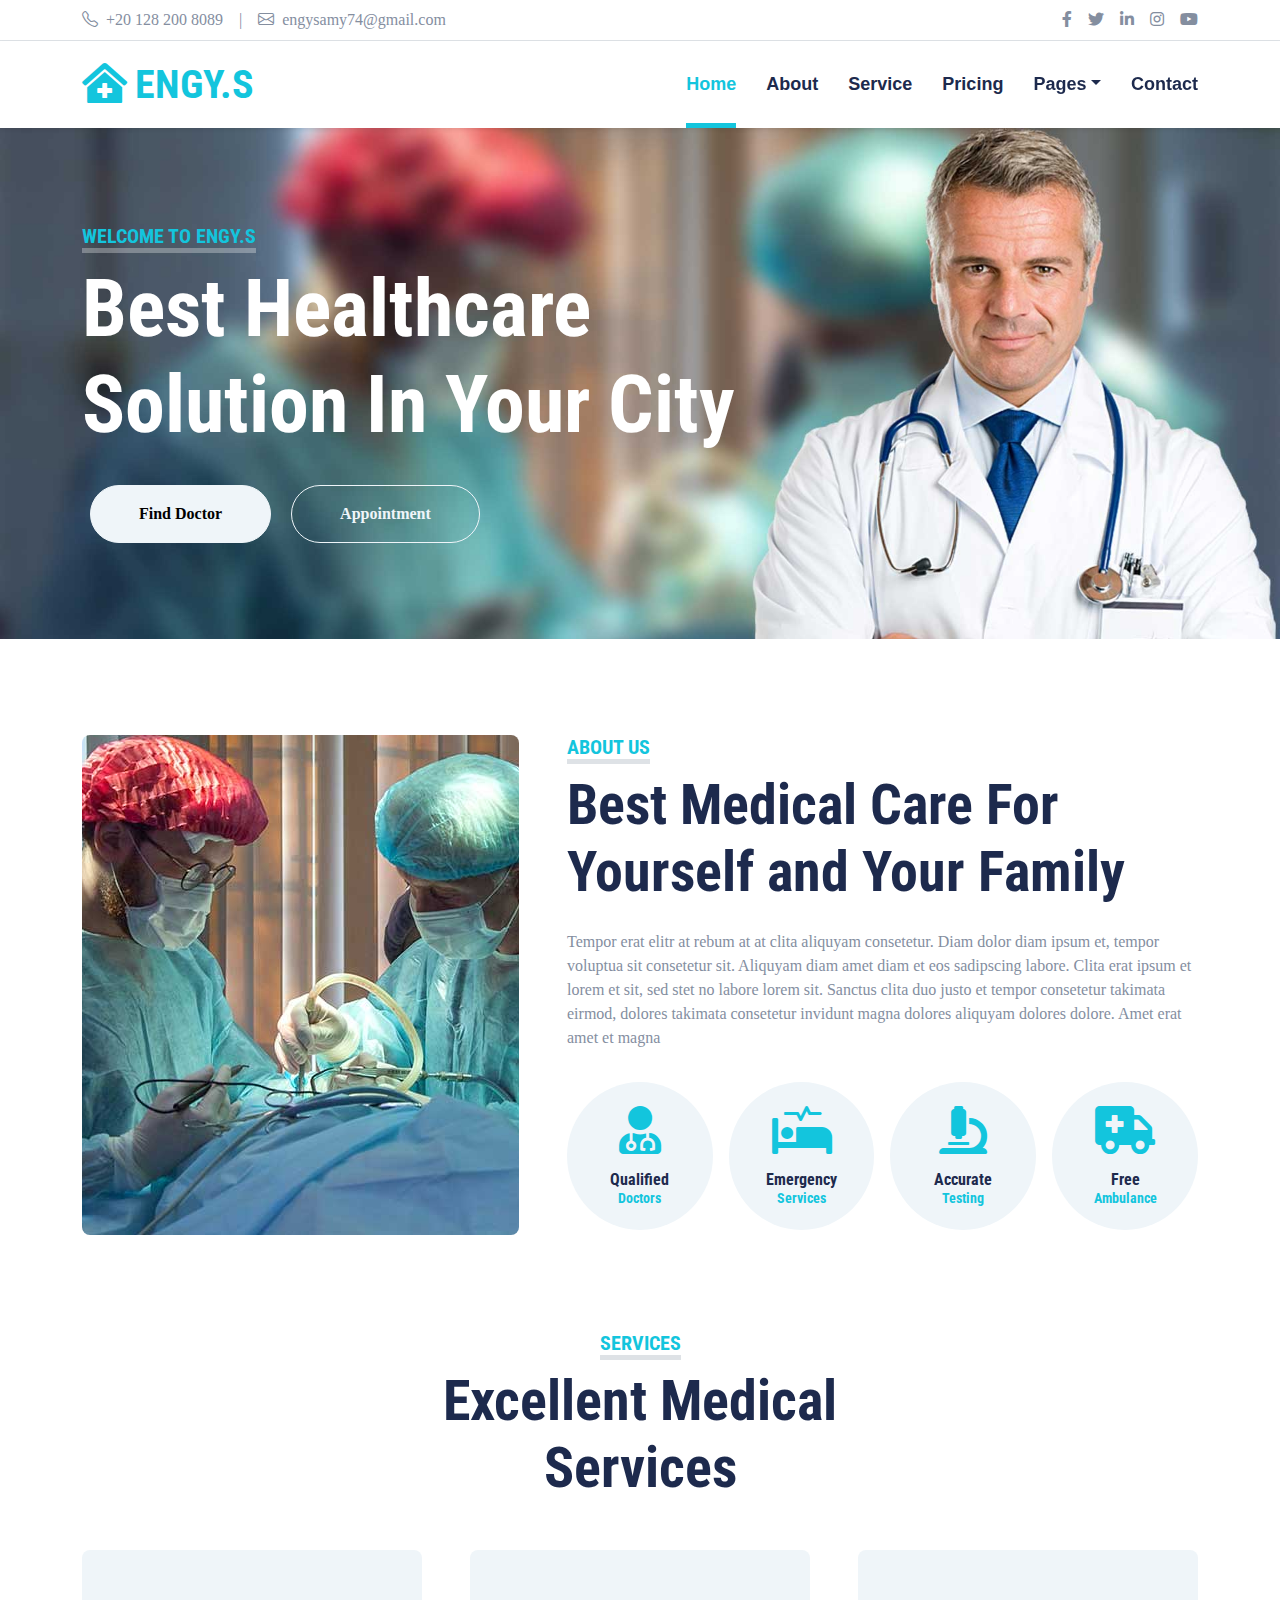
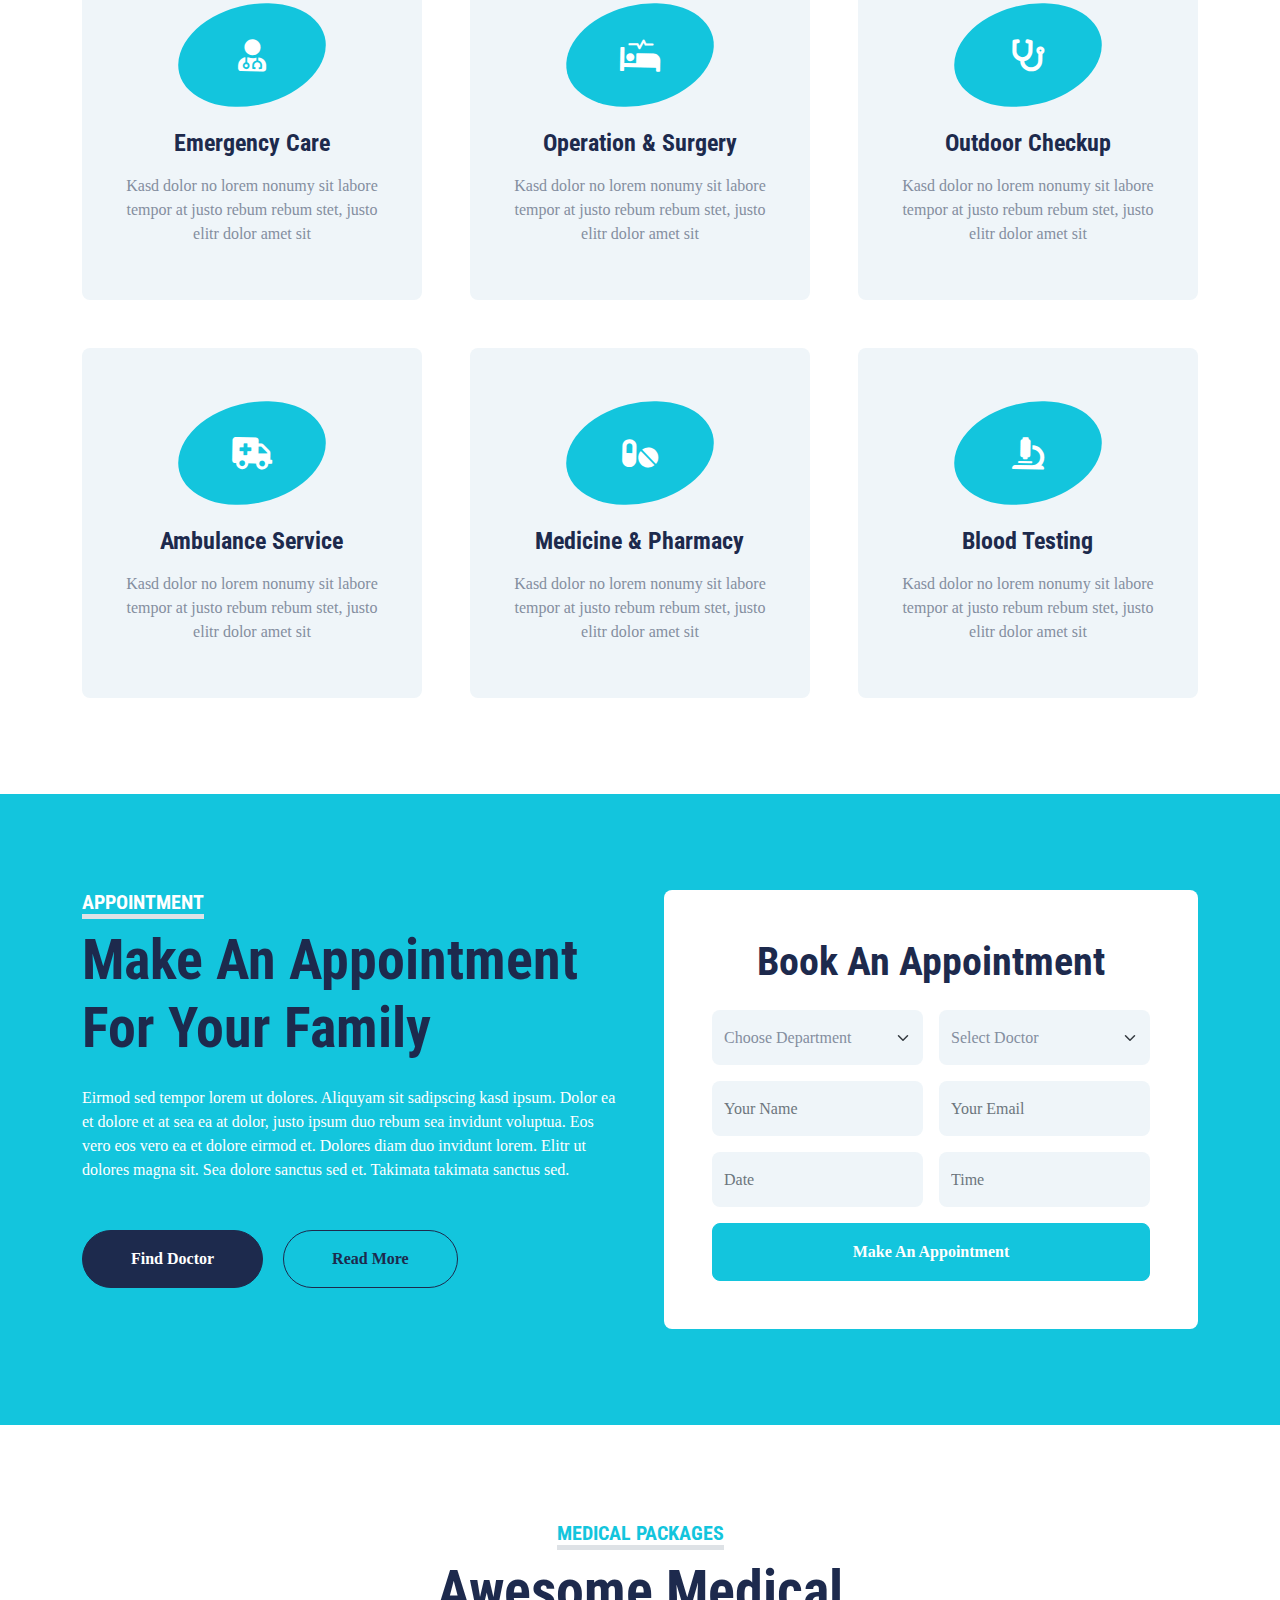
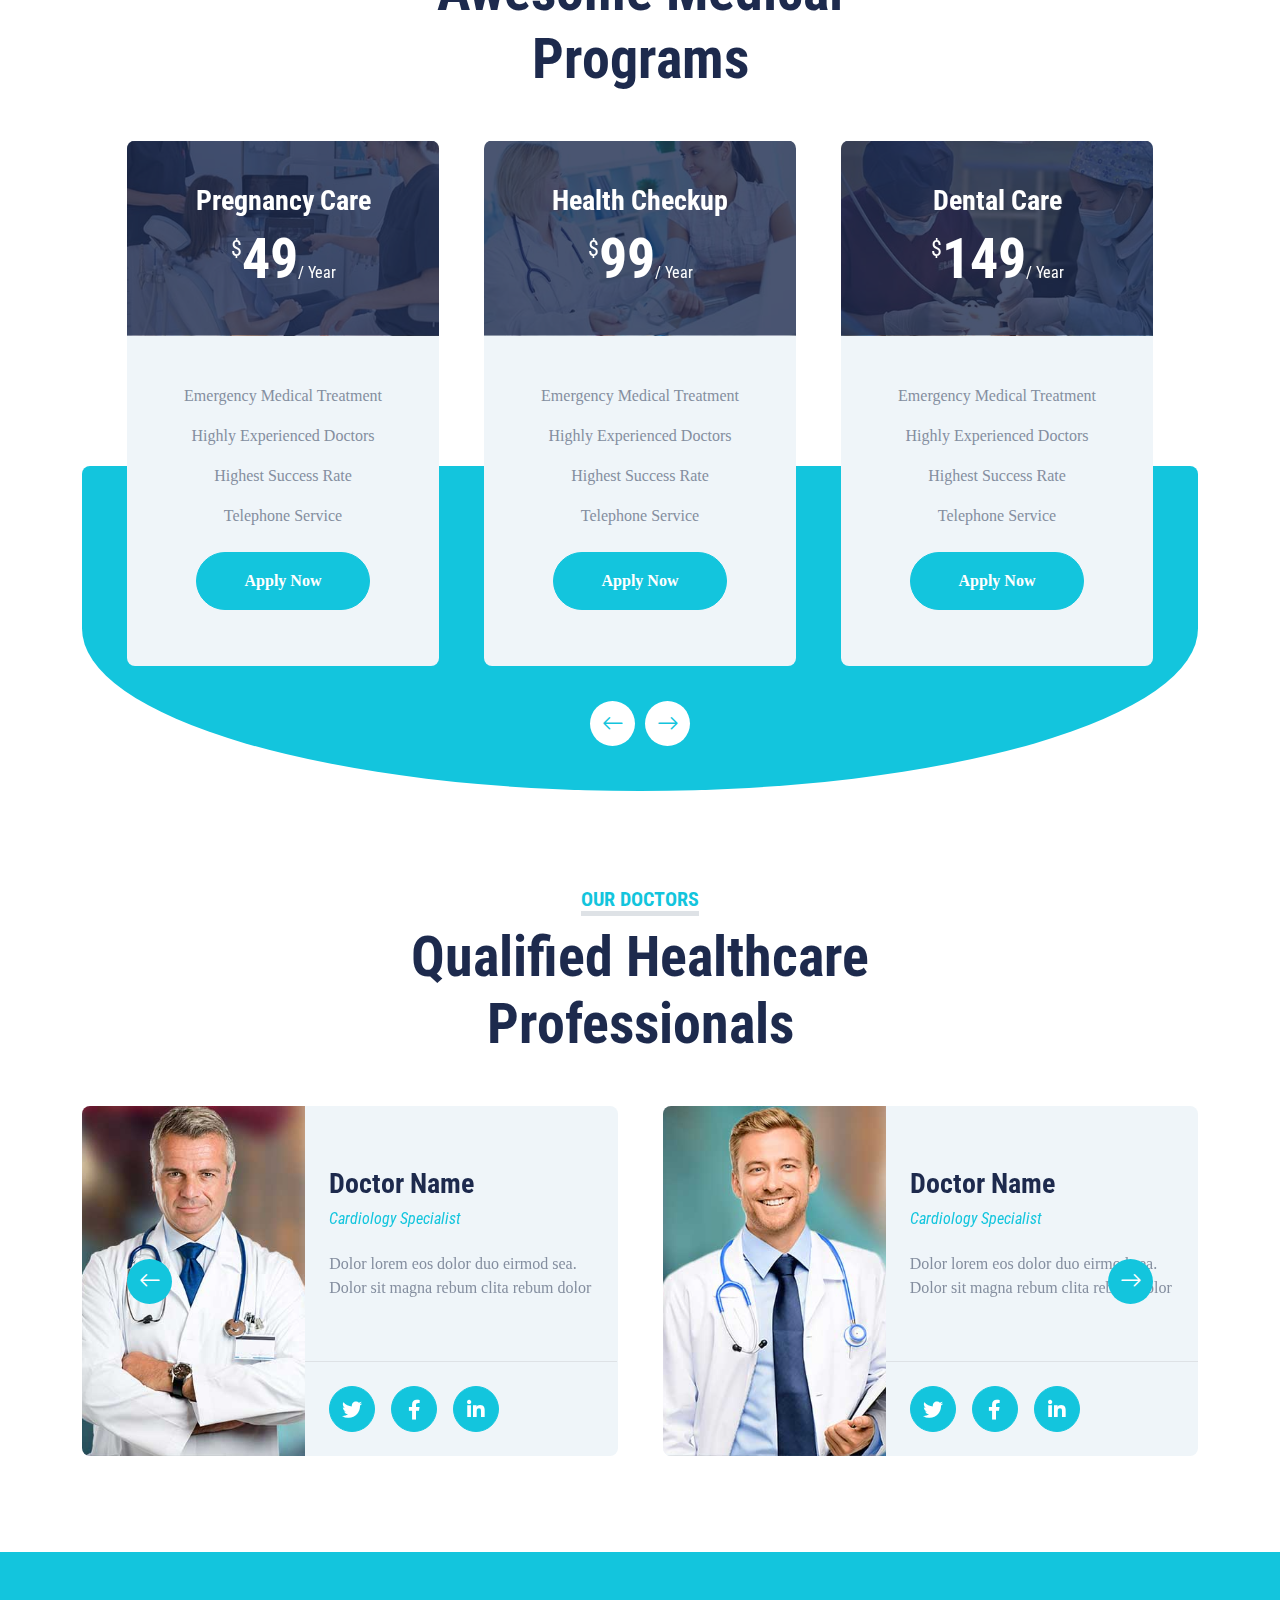
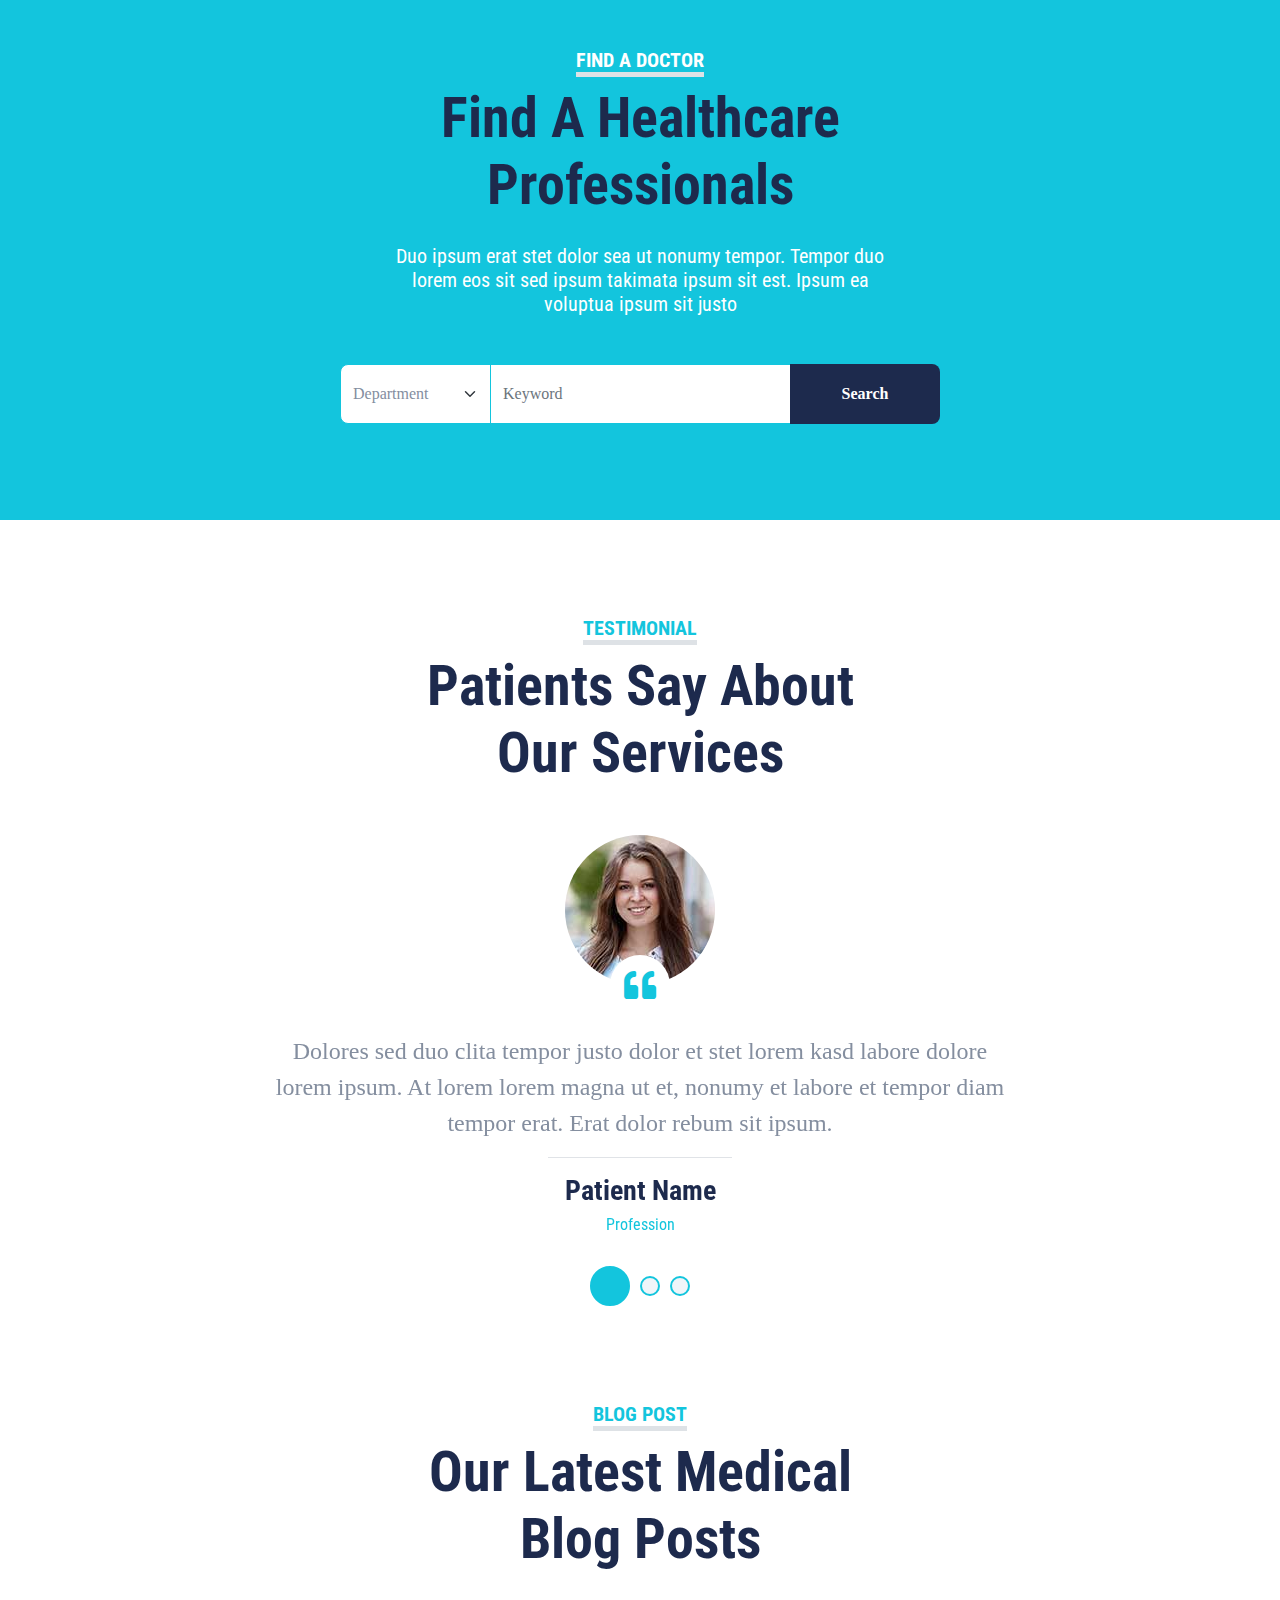
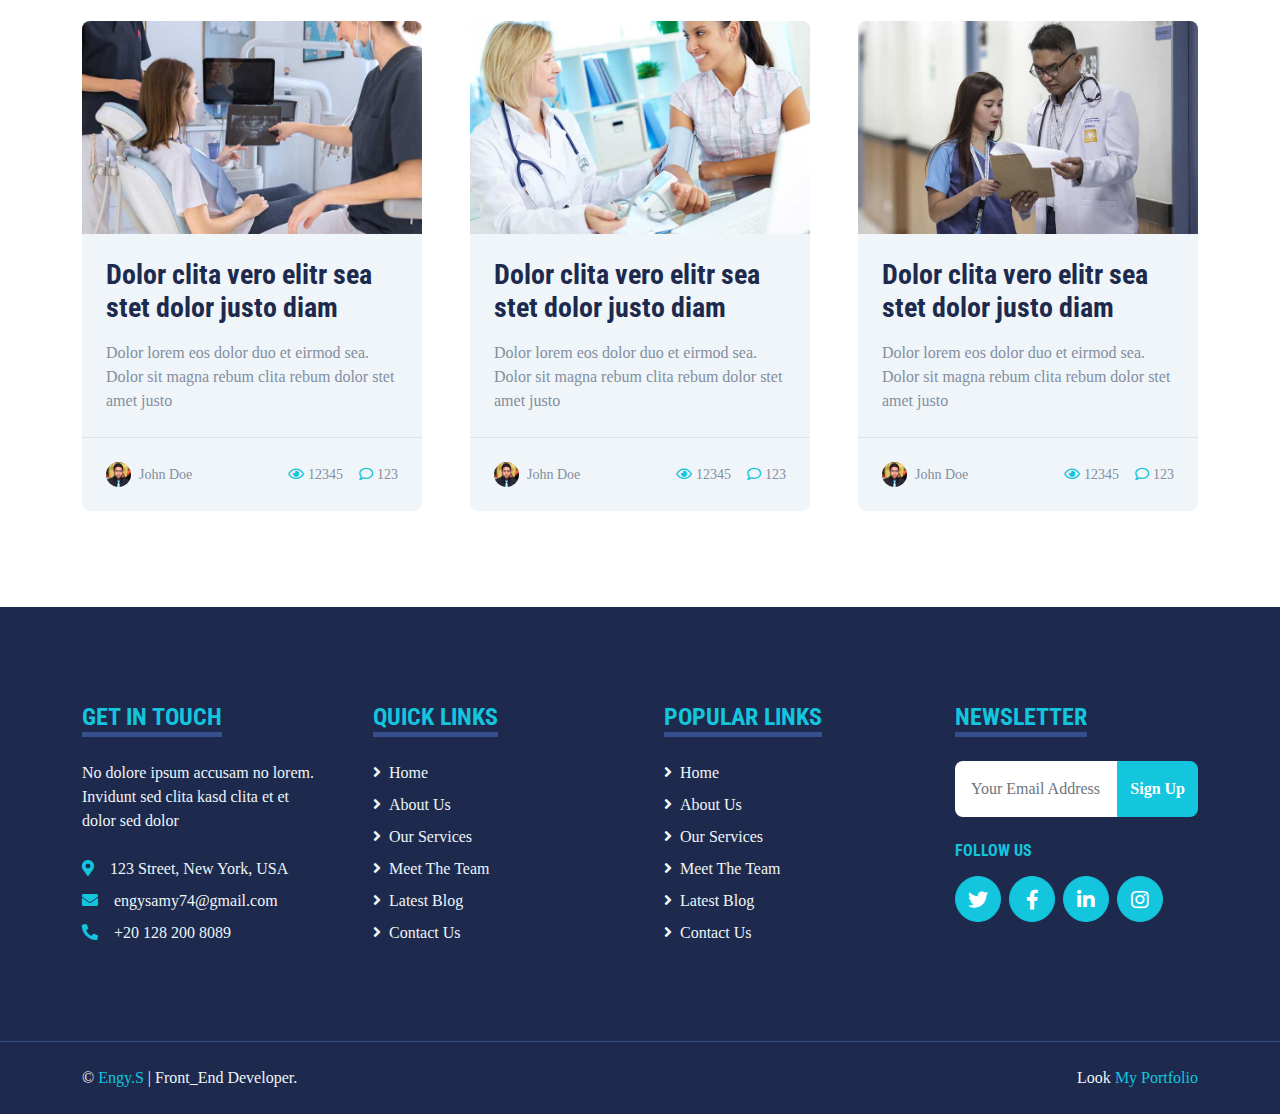
<file: index.html>
<!DOCTYPE html>
<html lang="en">

<head>
    <meta charset="utf-8">
    <title>Engy.S - Hospital Website Template</title>
    <meta content="width=device-width, initial-scale=1.0" name="viewport">
    <meta content="Free HTML Templates" name="keywords">
    <meta content="Free HTML Templates" name="description">

    <!-- Favicon -->
    <link href="img/icon.png" rel="icon">

    <!-- Google Web Fonts -->
    <link rel="preconnect" href="https://fonts.gstatic.com">
    <link href="https://fonts.googleapis.com/css2?family=Roboto+Condensed:wght@400;700&family=Roboto:wght@400;700&display=swap" rel="stylesheet">  

    <!-- Icon Font Stylesheet -->
    <link href="https://cdnjs.cloudflare.com/ajax/libs/font-awesome/5.15.0/css/all.min.css" rel="stylesheet">
    <link href="https://cdn.jsdelivr.net/npm/bootstrap-icons@1.4.1/font/bootstrap-icons.css" rel="stylesheet">

    <!-- Libraries Stylesheet -->
    <link href="lib/owlcarousel/assets/owl.carousel.min.css" rel="stylesheet">
    <link href="lib/tempusdominus/css/tempusdominus-bootstrap-4.min.css" rel="stylesheet" />

    <!-- Customized Bootstrap Stylesheet -->
    <link href="css/bootstrap.min.css" rel="stylesheet">

    <!-- Template Stylesheet -->
    <link href="css/style.css" rel="stylesheet">
</head>

<body>
    <!-- Topbar Start -->
    <div class="container-fluid py-2 border-bottom d-none d-lg-block">
        <div class="container">
            <div class="row">
                <div class="col-md-6 text-center text-lg-start mb-2 mb-lg-0">
                    <div class="d-inline-flex align-items-center">
                        <a class="text-decoration-none text-body pe-3" href=""><i class="bi bi-telephone me-2"></i>+20 128 200 8089</a>
                        <span class="text-body">|</span>
                        <a class="text-decoration-none text-body px-3" href=""><i class="bi bi-envelope me-2"></i>engysamy74@gmail.com</a>
                    </div>
                </div>
                <div class="col-md-6 text-center text-lg-end">
                    <div class="d-inline-flex align-items-center">
                        <a class="text-body px-2" href="">
                            <i class="fab fa-facebook-f"></i>
                        </a>
                        <a class="text-body px-2" href="">
                            <i class="fab fa-twitter"></i>
                        </a>
                        <a class="text-body px-2" href="">
                            <i class="fab fa-linkedin-in"></i>
                        </a>
                        <a class="text-body px-2" href="">
                            <i class="fab fa-instagram"></i>
                        </a>
                        <a class="text-body ps-2" href="">
                            <i class="fab fa-youtube"></i>
                        </a>
                    </div>
                </div>
            </div>
        </div>
    </div>
    <!-- Topbar End -->


    <!-- Navbar Start -->
    <div class="container-fluid sticky-top bg-white shadow-sm">
        <div class="container">
            <nav class="navbar navbar-expand-lg bg-white navbar-light py-3 py-lg-0">
                <a href="index.html" class="navbar-brand">
                    <h1 class="m-0 text-uppercase text-primary"><i class="fa fa-clinic-medical me-2"></i>Engy.S</h1>
                </a>
                <button class="navbar-toggler" type="button" data-bs-toggle="collapse" data-bs-target="#navbarCollapse">
                    <span class="navbar-toggler-icon"></span>
                </button>
                <div class="collapse navbar-collapse" id="navbarCollapse">
                    <div class="navbar-nav ms-auto py-0">
                        <a href="index.html" class="nav-item nav-link active">Home</a>
                        <a href="about.html" class="nav-item nav-link">About</a>
                        <a href="service.html" class="nav-item nav-link">Service</a>
                        <a href="price.html" class="nav-item nav-link">Pricing</a>
                        <div class="nav-item dropdown">
                            <a href="#" class="nav-link dropdown-toggle" data-bs-toggle="dropdown">Pages</a>
                            <div class="dropdown-menu m-0">
                                <a href="blog.html" class="dropdown-item">Blog Grid</a>
                                <a href="detail.html" class="dropdown-item">Blog Detail</a>
                                <a href="team.html" class="dropdown-item">The Team</a>
                                <a href="testimonial.html" class="dropdown-item">Testimonial</a>
                                <a href="appointment.html" class="dropdown-item">Appointment</a>
                                <a href="search.html" class="dropdown-item">Search</a>
                            </div>
                        </div>
                        <a href="contact.html" class="nav-item nav-link">Contact</a>
                    </div>
                </div>
            </nav>
        </div>
    </div>
    <!-- Navbar End -->


    <!-- Hero Start -->
    <div class="container-fluid bg-primary py-5 mb-5 hero-header">
        <div class="container py-5">
            <div class="row justify-content-start">
                <div class="col-lg-8 text-center text-lg-start">
                    <h5 class="d-inline-block text-primary text-uppercase border-bottom border-5" style="border-color: rgba(256, 256, 256, .3) !important;">Welcome To Engy.S</h5>
                    <h1 class="display-1 text-white mb-md-4">Best Healthcare Solution In Your City</h1>
                    <div class="pt-2">
                        <a href="search.html" class="btn btn-light rounded-pill py-md-3 px-md-5 mx-2">Find Doctor</a>
                        <a href="appointment.html" class="btn appointment_btn btn-outline-light rounded-pill py-md-3 px-md-5 mx-2">Appointment</a>
                    </div>
                </div>
            </div>
        </div>
    </div>
    <!-- Hero End -->


    <!-- About Start -->
    <div class="container-fluid py-5">
        <div class="container">
            <div class="row gx-5">
                <div class="col-lg-5 mb-5 mb-lg-0" style="min-height: 500px;">
                    <div class="position-relative h-100">
                        <img class="position-absolute w-100 h-100 rounded" src="img/about.jpg" style="object-fit: cover;">
                    </div>
                </div>
                <div class="col-lg-7">
                    <div class="mb-4">
                        <h5 class="d-inline-block text-primary text-uppercase border-bottom border-5">About Us</h5>
                        <h1 class="display-4">Best Medical Care For Yourself and Your Family</h1>
                    </div>
                    <p>Tempor erat elitr at rebum at at clita aliquyam consetetur. Diam dolor diam ipsum et, tempor voluptua sit consetetur sit. Aliquyam diam amet diam et eos sadipscing labore. Clita erat ipsum et lorem et sit, sed stet no labore lorem sit. Sanctus clita duo justo et tempor consetetur takimata eirmod, dolores takimata consetetur invidunt magna dolores aliquyam dolores dolore. Amet erat amet et magna</p>
                    <div class="row g-3 pt-3">
                        <div class="col-sm-3 col-6">
                            <div class="bg-light text-center rounded-circle py-4">
                                <i class="fa fa-3x fa-user-md text-primary mb-3"></i>
                                <h6 class="mb-0">Qualified<small class="d-block text-primary">Doctors</small></h6>
                            </div>
                        </div>
                        <div class="col-sm-3 col-6">
                            <div class="bg-light text-center rounded-circle py-4">
                                <i class="fa fa-3x fa-procedures text-primary mb-3"></i>
                                <h6 class="mb-0">Emergency<small class="d-block text-primary">Services</small></h6>
                            </div>
                        </div>
                        <div class="col-sm-3 col-6">
                            <div class="bg-light text-center rounded-circle py-4">
                                <i class="fa fa-3x fa-microscope text-primary mb-3"></i>
                                <h6 class="mb-0">Accurate<small class="d-block text-primary">Testing</small></h6>
                            </div>
                        </div>
                        <div class="col-sm-3 col-6">
                            <div class="bg-light text-center rounded-circle py-4">
                                <i class="fa fa-3x fa-ambulance text-primary mb-3"></i>
                                <h6 class="mb-0">Free<small class="d-block text-primary">Ambulance</small></h6>
                            </div>
                        </div>
                    </div>
                </div>
            </div>
        </div>
    </div>
    <!-- About End -->
    

    <!-- Services Start -->
    <div class="container-fluid py-5">
        <div class="container">
            <div class="text-center mx-auto mb-5" style="max-width: 500px;">
                <h5 class="d-inline-block text-primary text-uppercase border-bottom border-5">Services</h5>
                <h1 class="display-4">Excellent Medical Services</h1>
            </div>
            <div class="row g-5">
                <div class="col-lg-4 col-md-6">
                    <div class="service-item bg-light rounded d-flex flex-column align-items-center justify-content-center text-center">
                        <div class="service-icon mb-4">
                            <i class="fa fa-2x fa-user-md text-white"></i>
                        </div>
                        <h4 class="mb-3">Emergency Care</h4>
                        <p class="m-0">Kasd dolor no lorem nonumy sit labore tempor at justo rebum rebum stet, justo elitr dolor amet sit</p>
                        <a class="btn btn-lg btn-primary rounded-pill" href="">
                            <i class="bi bi-arrow-right"></i>
                        </a>
                    </div>
                </div>
                <div class="col-lg-4 col-md-6">
                    <div class="service-item bg-light rounded d-flex flex-column align-items-center justify-content-center text-center">
                        <div class="service-icon mb-4">
                            <i class="fa fa-2x fa-procedures text-white"></i>
                        </div>
                        <h4 class="mb-3">Operation & Surgery</h4>
                        <p class="m-0">Kasd dolor no lorem nonumy sit labore tempor at justo rebum rebum stet, justo elitr dolor amet sit</p>
                        <a class="btn btn-lg btn-primary rounded-pill" href="">
                            <i class="bi bi-arrow-right"></i>
                        </a>
                    </div>
                </div>
                <div class="col-lg-4 col-md-6">
                    <div class="service-item bg-light rounded d-flex flex-column align-items-center justify-content-center text-center">
                        <div class="service-icon mb-4">
                            <i class="fa fa-2x fa-stethoscope text-white"></i>
                        </div>
                        <h4 class="mb-3">Outdoor Checkup</h4>
                        <p class="m-0">Kasd dolor no lorem nonumy sit labore tempor at justo rebum rebum stet, justo elitr dolor amet sit</p>
                        <a class="btn btn-lg btn-primary rounded-pill" href="">
                            <i class="bi bi-arrow-right"></i>
                        </a>
                    </div>
                </div>
                <div class="col-lg-4 col-md-6">
                    <div class="service-item bg-light rounded d-flex flex-column align-items-center justify-content-center text-center">
                        <div class="service-icon mb-4">
                            <i class="fa fa-2x fa-ambulance text-white"></i>
                        </div>
                        <h4 class="mb-3">Ambulance Service</h4>
                        <p class="m-0">Kasd dolor no lorem nonumy sit labore tempor at justo rebum rebum stet, justo elitr dolor amet sit</p>
                        <a class="btn btn-lg btn-primary rounded-pill" href="">
                            <i class="bi bi-arrow-right"></i>
                        </a>
                    </div>
                </div>
                <div class="col-lg-4 col-md-6">
                    <div class="service-item bg-light rounded d-flex flex-column align-items-center justify-content-center text-center">
                        <div class="service-icon mb-4">
                            <i class="fa fa-2x fa-pills text-white"></i>
                        </div>
                        <h4 class="mb-3">Medicine & Pharmacy</h4>
                        <p class="m-0">Kasd dolor no lorem nonumy sit labore tempor at justo rebum rebum stet, justo elitr dolor amet sit</p>
                        <a class="btn btn-lg btn-primary rounded-pill" href="">
                            <i class="bi bi-arrow-right"></i>
                        </a>
                    </div>
                </div>
                <div class="col-lg-4 col-md-6">
                    <div class="service-item bg-light rounded d-flex flex-column align-items-center justify-content-center text-center">
                        <div class="service-icon mb-4">
                            <i class="fa fa-2x fa-microscope text-white"></i>
                        </div>
                        <h4 class="mb-3">Blood Testing</h4>
                        <p class="m-0">Kasd dolor no lorem nonumy sit labore tempor at justo rebum rebum stet, justo elitr dolor amet sit</p>
                        <a class="btn btn-lg btn-primary rounded-pill" href="">
                            <i class="bi bi-arrow-right"></i>
                        </a>
                    </div>
                </div>
            </div>
        </div>
    </div>
    <!-- Services End -->


    <!-- Appointment Start -->
    <div class="container-fluid bg-primary my-5 py-5">
        <div class="container py-5">
            <div class="row gx-5">
                <div class="col-lg-6 mb-5 mb-lg-0">
                    <div class="mb-4">
                        <h5 class="d-inline-block text-white text-uppercase border-bottom border-5">Appointment</h5>
                        <h1 class="display-4">Make An Appointment For Your Family</h1>
                    </div>
                    <p class="text-white mb-5">Eirmod sed tempor lorem ut dolores. Aliquyam sit sadipscing kasd ipsum. Dolor ea et dolore et at sea ea at dolor, justo ipsum duo rebum sea invidunt voluptua. Eos vero eos vero ea et dolore eirmod et. Dolores diam duo invidunt lorem. Elitr ut dolores magna sit. Sea dolore sanctus sed et. Takimata takimata sanctus sed.</p>
                    <a class="btn btn-dark rounded-pill py-3 px-5 me-3" href="">Find Doctor</a>
                    <a class="btn btn-outline-dark rounded-pill py-3 px-5" href="">Read More</a>
                </div>
                <div class="col-lg-6">
                    <div class="bg-white text-center rounded p-5">
                        <h1 class="mb-4">Book An Appointment</h1>
                        <form>
                            <div class="row g-3">
                                <div class="col-12 col-sm-6">
                                    <select class="form-select bg-light border-0" style="height: 55px;">
                                        <option selected>Choose Department</option>
                                        <option value="1">Department 1</option>
                                        <option value="2">Department 2</option>
                                        <option value="3">Department 3</option>
                                    </select>
                                </div>
                                <div class="col-12 col-sm-6">
                                    <select class="form-select bg-light border-0" style="height: 55px;">
                                        <option selected>Select Doctor</option>
                                        <option value="1">Doctor 1</option>
                                        <option value="2">Doctor 2</option>
                                        <option value="3">Doctor 3</option>
                                    </select>
                                </div>
                                <div class="col-12 col-sm-6">
                                    <input type="text" class="form-control bg-light border-0" placeholder="Your Name" style="height: 55px;">
                                </div>
                                <div class="col-12 col-sm-6">
                                    <input type="email" class="form-control bg-light border-0" placeholder="Your Email" style="height: 55px;">
                                </div>
                                <div class="col-12 col-sm-6">
                                    <div class="date" id="date" data-target-input="nearest">
                                        <input type="text"
                                            class="form-control bg-light border-0 datetimepicker-input"
                                            placeholder="Date" data-target="#date" data-toggle="datetimepicker" style="height: 55px;">
                                    </div>
                                </div>
                                <div class="col-12 col-sm-6">
                                    <div class="time" id="time" data-target-input="nearest">
                                        <input type="text"
                                            class="form-control bg-light border-0 datetimepicker-input"
                                            placeholder="Time" data-target="#time" data-toggle="datetimepicker" style="height: 55px;">
                                    </div>
                                </div>
                                <div class="col-12">
                                    <button class="btn btn-primary w-100 py-3" type="submit">Make An Appointment</button>
                                </div>
                            </div>
                        </form>
                    </div>
                </div>
            </div>
        </div>
    </div>
    <!-- Appointment End -->


    <!-- Pricing Plan Start -->
    <div class="container-fluid py-5">
        <div class="container">
            <div class="text-center mx-auto mb-5" style="max-width: 500px;">
                <h5 class="d-inline-block text-primary text-uppercase border-bottom border-5">Medical Packages</h5>
                <h1 class="display-4">Awesome Medical Programs</h1>
            </div>
            <div class="owl-carousel price-carousel position-relative" style="padding: 0 45px 45px 45px;">
                <div class="bg-light rounded text-center">
                    <div class="position-relative">
                        <img class="img-fluid rounded-top" src="img/price-1.jpg" alt="">
                        <div class="position-absolute w-100 h-100 top-50 start-50 translate-middle rounded-top d-flex flex-column align-items-center justify-content-center" style="background: rgba(29, 42, 77, .8);">
                            <h3 class="text-white">Pregnancy Care</h3>
                            <h1 class="display-4 text-white mb-0">
                                <small class="align-top fw-normal" style="font-size: 22px; line-height: 45px;">$</small>49<small class="align-bottom fw-normal" style="font-size: 16px; line-height: 40px;">/ Year</small>
                            </h1>
                        </div>
                    </div>
                    <div class="text-center py-5">
                        <p>Emergency Medical Treatment</p>
                        <p>Highly Experienced Doctors</p>
                        <p>Highest Success Rate</p>
                        <p>Telephone Service</p>
                        <a href="" class="btn btn-primary rounded-pill py-3 px-5 my-2">Apply Now</a>
                    </div>
                </div>
                <div class="bg-light rounded text-center">
                    <div class="position-relative">
                        <img class="img-fluid rounded-top" src="img/price-2.jpg" alt="">
                        <div class="position-absolute w-100 h-100 top-50 start-50 translate-middle rounded-top d-flex flex-column align-items-center justify-content-center" style="background: rgba(29, 42, 77, .8);">
                            <h3 class="text-white">Health Checkup</h3>
                            <h1 class="display-4 text-white mb-0">
                                <small class="align-top fw-normal" style="font-size: 22px; line-height: 45px;">$</small>99<small class="align-bottom fw-normal" style="font-size: 16px; line-height: 40px;">/ Year</small>
                            </h1>
                        </div>
                    </div>
                    <div class="text-center py-5">
                        <p>Emergency Medical Treatment</p>
                        <p>Highly Experienced Doctors</p>
                        <p>Highest Success Rate</p>
                        <p>Telephone Service</p>
                        <a href="" class="btn btn-primary rounded-pill py-3 px-5 my-2">Apply Now</a>
                    </div>
                </div>
                <div class="bg-light rounded text-center">
                    <div class="position-relative">
                        <img class="img-fluid rounded-top" src="img/price-3.jpg" alt="">
                        <div class="position-absolute w-100 h-100 top-50 start-50 translate-middle rounded-top d-flex flex-column align-items-center justify-content-center" style="background: rgba(29, 42, 77, .8);">
                            <h3 class="text-white">Dental Care</h3>
                            <h1 class="display-4 text-white mb-0">
                                <small class="align-top fw-normal" style="font-size: 22px; line-height: 45px;">$</small>149<small class="align-bottom fw-normal" style="font-size: 16px; line-height: 40px;">/ Year</small>
                            </h1>
                        </div>
                    </div>
                    <div class="text-center py-5">
                        <p>Emergency Medical Treatment</p>
                        <p>Highly Experienced Doctors</p>
                        <p>Highest Success Rate</p>
                        <p>Telephone Service</p>
                        <a href="" class="btn btn-primary rounded-pill py-3 px-5 my-2">Apply Now</a>
                    </div>
                </div>
                <div class="bg-light rounded text-center">
                    <div class="position-relative">
                        <img class="img-fluid rounded-top" src="img/price-4.jpg" alt="">
                        <div class="position-absolute w-100 h-100 top-50 start-50 translate-middle rounded-top d-flex flex-column align-items-center justify-content-center" style="background: rgba(29, 42, 77, .8);">
                            <h3 class="text-white">Operation & Surgery</h3>
                            <h1 class="display-4 text-white mb-0">
                                <small class="align-top fw-normal" style="font-size: 22px; line-height: 45px;">$</small>199<small class="align-bottom fw-normal" style="font-size: 16px; line-height: 40px;">/ Year</small>
                            </h1>
                        </div>
                    </div>
                    <div class="text-center py-5">
                        <p>Emergency Medical Treatment</p>
                        <p>Highly Experienced Doctors</p>
                        <p>Highest Success Rate</p>
                        <p>Telephone Service</p>
                        <a href="" class="btn btn-primary rounded-pill py-3 px-5 my-2">Apply Now</a>
                    </div>
                </div>
            </div>
        </div>
    </div>
    <!-- Pricing Plan End -->


    <!-- Team Start -->
    <div class="container-fluid py-5">
        <div class="container">
            <div class="text-center mx-auto mb-5" style="max-width: 500px;">
                <h5 class="d-inline-block text-primary text-uppercase border-bottom border-5">Our Doctors</h5>
                <h1 class="display-4">Qualified Healthcare Professionals</h1>
            </div>
            <div class="owl-carousel team-carousel position-relative">
                <div class="team-item">
                    <div class="row g-0 bg-light rounded overflow-hidden">
                        <div class="col-12 col-sm-5 h-100">
                            <img class="img-fluid h-100" src="img/team-1.jpg" style="object-fit: cover;">
                        </div>
                        <div class="col-12 col-sm-7 h-100 d-flex flex-column">
                            <div class="mt-auto p-4">
                                <h3>Doctor Name</h3>
                                <h6 class="fw-normal fst-italic text-primary mb-4">Cardiology Specialist</h6>
                                <p class="m-0">Dolor lorem eos dolor duo eirmod sea. Dolor sit magna rebum clita rebum dolor</p>
                            </div>
                            <div class="d-flex mt-auto border-top p-4">
                                <a class="btn btn-lg btn-primary btn-lg-square rounded-circle me-3" href="#"><i class="fab fa-twitter"></i></a>
                                <a class="btn btn-lg btn-primary btn-lg-square rounded-circle me-3" href="#"><i class="fab fa-facebook-f"></i></a>
                                <a class="btn btn-lg btn-primary btn-lg-square rounded-circle" href="#"><i class="fab fa-linkedin-in"></i></a>
                            </div>
                        </div>
                    </div>
                </div>
                <div class="team-item">
                    <div class="row g-0 bg-light rounded overflow-hidden">
                        <div class="col-12 col-sm-5 h-100">
                            <img class="img-fluid h-100" src="img/team-2.jpg" style="object-fit: cover;">
                        </div>
                        <div class="col-12 col-sm-7 h-100 d-flex flex-column">
                            <div class="mt-auto p-4">
                                <h3>Doctor Name</h3>
                                <h6 class="fw-normal fst-italic text-primary mb-4">Cardiology Specialist</h6>
                                <p class="m-0">Dolor lorem eos dolor duo eirmod sea. Dolor sit magna rebum clita rebum dolor</p>
                            </div>
                            <div class="d-flex mt-auto border-top p-4">
                                <a class="btn btn-lg btn-primary btn-lg-square rounded-circle me-3" href="#"><i class="fab fa-twitter"></i></a>
                                <a class="btn btn-lg btn-primary btn-lg-square rounded-circle me-3" href="#"><i class="fab fa-facebook-f"></i></a>
                                <a class="btn btn-lg btn-primary btn-lg-square rounded-circle" href="#"><i class="fab fa-linkedin-in"></i></a>
                            </div>
                        </div>
                    </div>
                </div>
                <div class="team-item">
                    <div class="row g-0 bg-light rounded overflow-hidden">
                        <div class="col-12 col-sm-5 h-100">
                            <img class="img-fluid h-100" src="img/team-3.jpg" style="object-fit: cover;">
                        </div>
                        <div class="col-12 col-sm-7 h-100 d-flex flex-column">
                            <div class="mt-auto p-4">
                                <h3>Doctor Name</h3>
                                <h6 class="fw-normal fst-italic text-primary mb-4">Cardiology Specialist</h6>
                                <p class="m-0">Dolor lorem eos dolor duo eirmod sea. Dolor sit magna rebum clita rebum dolor</p>
                            </div>
                            <div class="d-flex mt-auto border-top p-4">
                                <a class="btn btn-lg btn-primary btn-lg-square rounded-circle me-3" href="#"><i class="fab fa-twitter"></i></a>
                                <a class="btn btn-lg btn-primary btn-lg-square rounded-circle me-3" href="#"><i class="fab fa-facebook-f"></i></a>
                                <a class="btn btn-lg btn-primary btn-lg-square rounded-circle" href="#"><i class="fab fa-linkedin-in"></i></a>
                            </div>
                        </div>
                    </div>
                </div>
            </div>
        </div>
    </div>
    <!-- Team End -->


    <!-- Search Start -->
    <div class="container-fluid bg-primary my-5 py-5">
        <div class="container py-5">
            <div class="text-center mx-auto mb-5" style="max-width: 500px;">
                <h5 class="d-inline-block text-white text-uppercase border-bottom border-5">Find A Doctor</h5>
                <h1 class="display-4 mb-4">Find A Healthcare Professionals</h1>
                <h5 class="text-white fw-normal">Duo ipsum erat stet dolor sea ut nonumy tempor. Tempor duo lorem eos sit sed ipsum takimata ipsum sit est. Ipsum ea voluptua ipsum sit justo</h5>
            </div>
            <div class="mx-auto" style="width: 100%; max-width: 600px;">
                <div class="input-group">
                    <select class="form-select border-primary w-25" style="height: 60px;">
                        <option selected>Department</option>
                        <option value="1">Department 1</option>
                        <option value="2">Department 2</option>
                        <option value="3">Department 3</option>
                    </select>
                    <input type="text" class="form-control border-primary w-50" placeholder="Keyword">
                    <button class="btn btn-dark border-0 w-25">Search</button>
                </div>
            </div>
        </div>
    </div>
    <!-- Search End -->


    <!-- Testimonial Start -->
    <div class="container-fluid py-5">
        <div class="container">
            <div class="text-center mx-auto mb-5" style="max-width: 500px;">
                <h5 class="d-inline-block text-primary text-uppercase border-bottom border-5">Testimonial</h5>
                <h1 class="display-4">Patients Say About Our Services</h1>
            </div>
            <div class="row justify-content-center">
                <div class="col-lg-8">
                    <div class="owl-carousel testimonial-carousel">
                        <div class="testimonial-item text-center">
                            <div class="position-relative mb-5">
                                <img class="img-fluid rounded-circle mx-auto" src="img/testimonial-1.jpg" alt="">
                                <div class="position-absolute top-100 start-50 translate-middle d-flex align-items-center justify-content-center bg-white rounded-circle" style="width: 60px; height: 60px;">
                                    <i class="fa fa-quote-left fa-2x text-primary"></i>
                                </div>
                            </div>
                            <p class="fs-4 fw-normal">Dolores sed duo clita tempor justo dolor et stet lorem kasd labore dolore lorem ipsum. At lorem lorem magna ut et, nonumy et labore et tempor diam tempor erat. Erat dolor rebum sit ipsum.</p>
                            <hr class="w-25 mx-auto">
                            <h3>Patient Name</h3>
                            <h6 class="fw-normal text-primary mb-3">Profession</h6>
                        </div>
                        <div class="testimonial-item text-center">
                            <div class="position-relative mb-5">
                                <img class="img-fluid rounded-circle mx-auto" src="img/testimonial-2.jpg" alt="">
                                <div class="position-absolute top-100 start-50 translate-middle d-flex align-items-center justify-content-center bg-white rounded-circle" style="width: 60px; height: 60px;">
                                    <i class="fa fa-quote-left fa-2x text-primary"></i>
                                </div>
                            </div>
                            <p class="fs-4 fw-normal">Dolores sed duo clita tempor justo dolor et stet lorem kasd labore dolore lorem ipsum. At lorem lorem magna ut et, nonumy et labore et tempor diam tempor erat. Erat dolor rebum sit ipsum.</p>
                            <hr class="w-25 mx-auto">
                            <h3>Patient Name</h3>
                            <h6 class="fw-normal text-primary mb-3">Profession</h6>
                        </div>
                        <div class="testimonial-item text-center">
                            <div class="position-relative mb-5">
                                <img class="img-fluid rounded-circle mx-auto" src="img/testimonial-3.jpg" alt="">
                                <div class="position-absolute top-100 start-50 translate-middle d-flex align-items-center justify-content-center bg-white rounded-circle" style="width: 60px; height: 60px;">
                                    <i class="fa fa-quote-left fa-2x text-primary"></i>
                                </div>
                            </div>
                            <p class="fs-4 fw-normal">Dolores sed duo clita tempor justo dolor et stet lorem kasd labore dolore lorem ipsum. At lorem lorem magna ut et, nonumy et labore et tempor diam tempor erat. Erat dolor rebum sit ipsum.</p>
                            <hr class="w-25 mx-auto">
                            <h3>Patient Name</h3>
                            <h6 class="fw-normal text-primary mb-3">Profession</h6>
                        </div>
                    </div>
                </div>
            </div>
        </div>
    </div>
    <!-- Testimonial End -->


    <!-- Blog Start -->
    <div class="container-fluid py-5">
        <div class="container">
            <div class="text-center mx-auto mb-5" style="max-width: 500px;">
                <h5 class="d-inline-block text-primary text-uppercase border-bottom border-5">Blog Post</h5>
                <h1 class="display-4">Our Latest Medical Blog Posts</h1>
            </div>
            <div class="row g-5">
                <div class="col-xl-4 col-lg-6">
                    <div class="bg-light rounded overflow-hidden">
                        <img class="img-fluid w-100" src="img/blog-1.jpg" alt="">
                        <div class="p-4">
                            <a class="h3 d-block mb-3" href="">Dolor clita vero elitr sea stet dolor justo  diam</a>
                            <p class="m-0">Dolor lorem eos dolor duo et eirmod sea. Dolor sit magna
                                rebum clita rebum dolor stet amet justo</p>
                        </div>
                        <div class="d-flex justify-content-between border-top p-4">
                            <div class="d-flex align-items-center">
                                <img class="rounded-circle me-2" src="img/user.jpg" width="25" height="25" alt="">
                                <small>John Doe</small>
                            </div>
                            <div class="d-flex align-items-center">
                                <small class="ms-3"><i class="far fa-eye text-primary me-1"></i>12345</small>
                                <small class="ms-3"><i class="far fa-comment text-primary me-1"></i>123</small>
                            </div>
                        </div>
                    </div>
                </div>
                <div class="col-xl-4 col-lg-6">
                    <div class="bg-light rounded overflow-hidden">
                        <img class="img-fluid w-100" src="img/blog-2.jpg" alt="">
                        <div class="p-4">
                            <a class="h3 d-block mb-3" href="">Dolor clita vero elitr sea stet dolor justo  diam</a>
                            <p class="m-0">Dolor lorem eos dolor duo et eirmod sea. Dolor sit magna
                                rebum clita rebum dolor stet amet justo</p>
                        </div>
                        <div class="d-flex justify-content-between border-top p-4">
                            <div class="d-flex align-items-center">
                                <img class="rounded-circle me-2" src="img/user.jpg" width="25" height="25" alt="">
                                <small>John Doe</small>
                            </div>
                            <div class="d-flex align-items-center">
                                <small class="ms-3"><i class="far fa-eye text-primary me-1"></i>12345</small>
                                <small class="ms-3"><i class="far fa-comment text-primary me-1"></i>123</small>
                            </div>
                        </div>
                    </div>
                </div>
                <div class="col-xl-4 col-lg-6">
                    <div class="bg-light rounded overflow-hidden">
                        <img class="img-fluid w-100" src="img/blog-3.jpg" alt="">
                        <div class="p-4">
                            <a class="h3 d-block mb-3" href="">Dolor clita vero elitr sea stet dolor justo  diam</a>
                            <p class="m-0">Dolor lorem eos dolor duo et eirmod sea. Dolor sit magna
                                rebum clita rebum dolor stet amet justo</p>
                        </div>
                        <div class="d-flex justify-content-between border-top p-4">
                            <div class="d-flex align-items-center">
                                <img class="rounded-circle me-2" src="img/user.jpg" width="25" height="25" alt="">
                                <small>John Doe</small>
                            </div>
                            <div class="d-flex align-items-center">
                                <small class="ms-3"><i class="far fa-eye text-primary me-1"></i>12345</small>
                                <small class="ms-3"><i class="far fa-comment text-primary me-1"></i>123</small>
                            </div>
                        </div>
                    </div>
                </div>
            </div>
        </div>
    </div>
    <!-- Blog End -->
    

    <!-- Footer Start -->
    <div class="container-fluid bg-dark text-light mt-5 py-5">
        <div class="container py-5">
            <div class="row g-5">
                <div class="col-lg-3 col-md-6">
                    <h4 class="d-inline-block text-primary text-uppercase border-bottom border-5 border-secondary mb-4">Get In Touch</h4>
                    <p class="mb-4">No dolore ipsum accusam no lorem. Invidunt sed clita kasd clita et et dolor sed dolor</p>
                    <p class="mb-2"><i class="fa fa-map-marker-alt text-primary me-3"></i>123 Street, New York, USA</p>
                    <p class="mb-2"><i class="fa fa-envelope text-primary me-3"></i>engysamy74@gmail.com</p>
                    <p class="mb-0"><i class="fa fa-phone-alt text-primary me-3"></i>+20 128 200 8089</p>
                </div>
                <div class="col-lg-3 col-md-6">
                    <h4 class="d-inline-block text-primary text-uppercase border-bottom border-5 border-secondary mb-4">Quick Links</h4>
                    <div class="d-flex flex-column justify-content-start">
                        <a class="text-light mb-2" href="index.html"><i class="fa fa-angle-right me-2"></i>Home</a>
                        <a class="text-light mb-2" href="about.html"><i class="fa fa-angle-right me-2"></i>About Us</a>
                        <a class="text-light mb-2" href="service.html"><i class="fa fa-angle-right me-2"></i>Our Services</a>
                        <a class="text-light mb-2" href="#"><i class="fa fa-angle-right me-2"></i>Meet The Team</a>
                        <a class="text-light mb-2" href="blog.html"><i class="fa fa-angle-right me-2"></i>Latest Blog</a>
                        <a class="text-light" href="contact.html"><i class="fa fa-angle-right me-2"></i>Contact Us</a>
                    </div>
                </div>
                <div class="col-lg-3 col-md-6">
                    <h4 class="d-inline-block text-primary text-uppercase border-bottom border-5 border-secondary mb-4">Popular Links</h4>
                    <div class="d-flex flex-column justify-content-start">
                        <a class="text-light mb-2" href="index.html"><i class="fa fa-angle-right me-2"></i>Home</a>
                        <a class="text-light mb-2" href="about.html"><i class="fa fa-angle-right me-2"></i>About Us</a>
                        <a class="text-light mb-2" href="service.html"><i class="fa fa-angle-right me-2"></i>Our Services</a>
                        <a class="text-light mb-2" href="#"><i class="fa fa-angle-right me-2"></i>Meet The Team</a>
                        <a class="text-light mb-2" href="blog.html"><i class="fa fa-angle-right me-2"></i>Latest Blog</a>
                        <a class="text-light" href="contact.html"><i class="fa fa-angle-right me-2"></i>Contact Us</a>
                    </div>
                </div>
                <div class="col-lg-3 col-md-6">
                    <h4 class="d-inline-block text-primary text-uppercase border-bottom border-5 border-secondary mb-4">Newsletter</h4>
                    <form action="">
                        <div class="input-group">
                            <input type="text" class="form-control p-3 border-0" placeholder="Your Email Address">
                            <button class="btn btn-primary">Sign Up</button>
                        </div>
                    </form>
                    <h6 class="text-primary text-uppercase mt-4 mb-3">Follow Us</h6>
                    <div class="d-flex">
                        <a class="btn btn-lg btn-primary btn-lg-square rounded-circle me-2" href="#"><i class="fab fa-twitter"></i></a>
                        <a class="btn btn-lg btn-primary btn-lg-square rounded-circle me-2" href="#"><i class="fab fa-facebook-f"></i></a>
                        <a class="btn btn-lg btn-primary btn-lg-square rounded-circle me-2" href="#"><i class="fab fa-linkedin-in"></i></a>
                        <a class="btn btn-lg btn-primary btn-lg-square rounded-circle" href="#"><i class="fab fa-instagram"></i></a>
                    </div>
                </div>
            </div>
        </div>
    </div>
    <div class="container-fluid bg-dark text-light border-top border-secondary py-4">
        <div class="container">
            <div class="row g-5">
                <div class="col-md-6 text-center text-md-start">
                    <p class="mb-md-0">&copy; <a class="text-primary" href="#">Engy.S </a>| Front_End Developer.</p>
                </div>
                <div class="col-md-6 text-center text-md-end">
                    <p class="mb-0">Look <a class="text-primary" href="https://engysamyy.github.io/My-Portfolio/">My Portfolio</a></p>
                </div>
            </div>
        </div>
    </div>
    <!-- Footer End -->


    <!-- Back to Top -->
    <a href="#" class="btn btn-lg btn-primary btn-lg-square back-to-top"><i class="bi bi-arrow-up"></i></a>


    <!-- JavaScript Libraries -->
    <script src="https://cdnjs.cloudflare.com/ajax/libs/jquery/3.6.1/jquery.min.js" integrity="sha512-aVKKRRi/Q/YV+4mjoKBsE4x3H+BkegoM/em46NNlCqNTmUYADjBbeNefNxYV7giUp0VxICtqdrbqU7iVaeZNXA==" crossorigin="anonymous" referrerpolicy="no-referrer"></script>
    <script src="https://cdnjs.cloudflare.com/ajax/libs/jquery/3.6.1/jquery.js" integrity="sha512-CX7sDOp7UTAq+i1FYIlf9Uo27x4os+kGeoT7rgwvY+4dmjqV0IuE/Bl5hVsjnQPQiTOhAX1O2r2j5bjsFBvv/A==" crossorigin="anonymous" referrerpolicy="no-referrer"></script>
    <script src="https://code.jquery.com/jquery-3.4.1.min.js"></script>
    <!-- JavaScript Bundle with Popper -->
    <script src="https://cdn.jsdelivr.net/npm/bootstrap@5.2.3/dist/js/bootstrap.bundle.min.js" integrity="sha384-kenU1KFdBIe4zVF0s0G1M5b4hcpxyD9F7jL+jjXkk+Q2h455rYXK/7HAuoJl+0I4" crossorigin="anonymous"></script>
    <!-- <script src="https://cdn.jsdelivr.net/npm/bootstrap@5.0.0/dist/js/bootstrap.bundle.min.js"></script> -->
    <script src="lib/easing/easing.min.js"></script>
    <script src="lib/waypoints/waypoints.min.js"></script>
    <script src="lib/owlcarousel/owl.carousel.min.js"></script>
    <script src="lib/tempusdominus/js/moment.min.js"></script>
    <script src="lib/tempusdominus/js/moment-timezone.min.js"></script>
    <script src="lib/tempusdominus/js/tempusdominus-bootstrap-4.min.js"></script>

    <!-- Template Javascript -->
    <script src="js/main.js"></script>
</body>

</html>
</file>
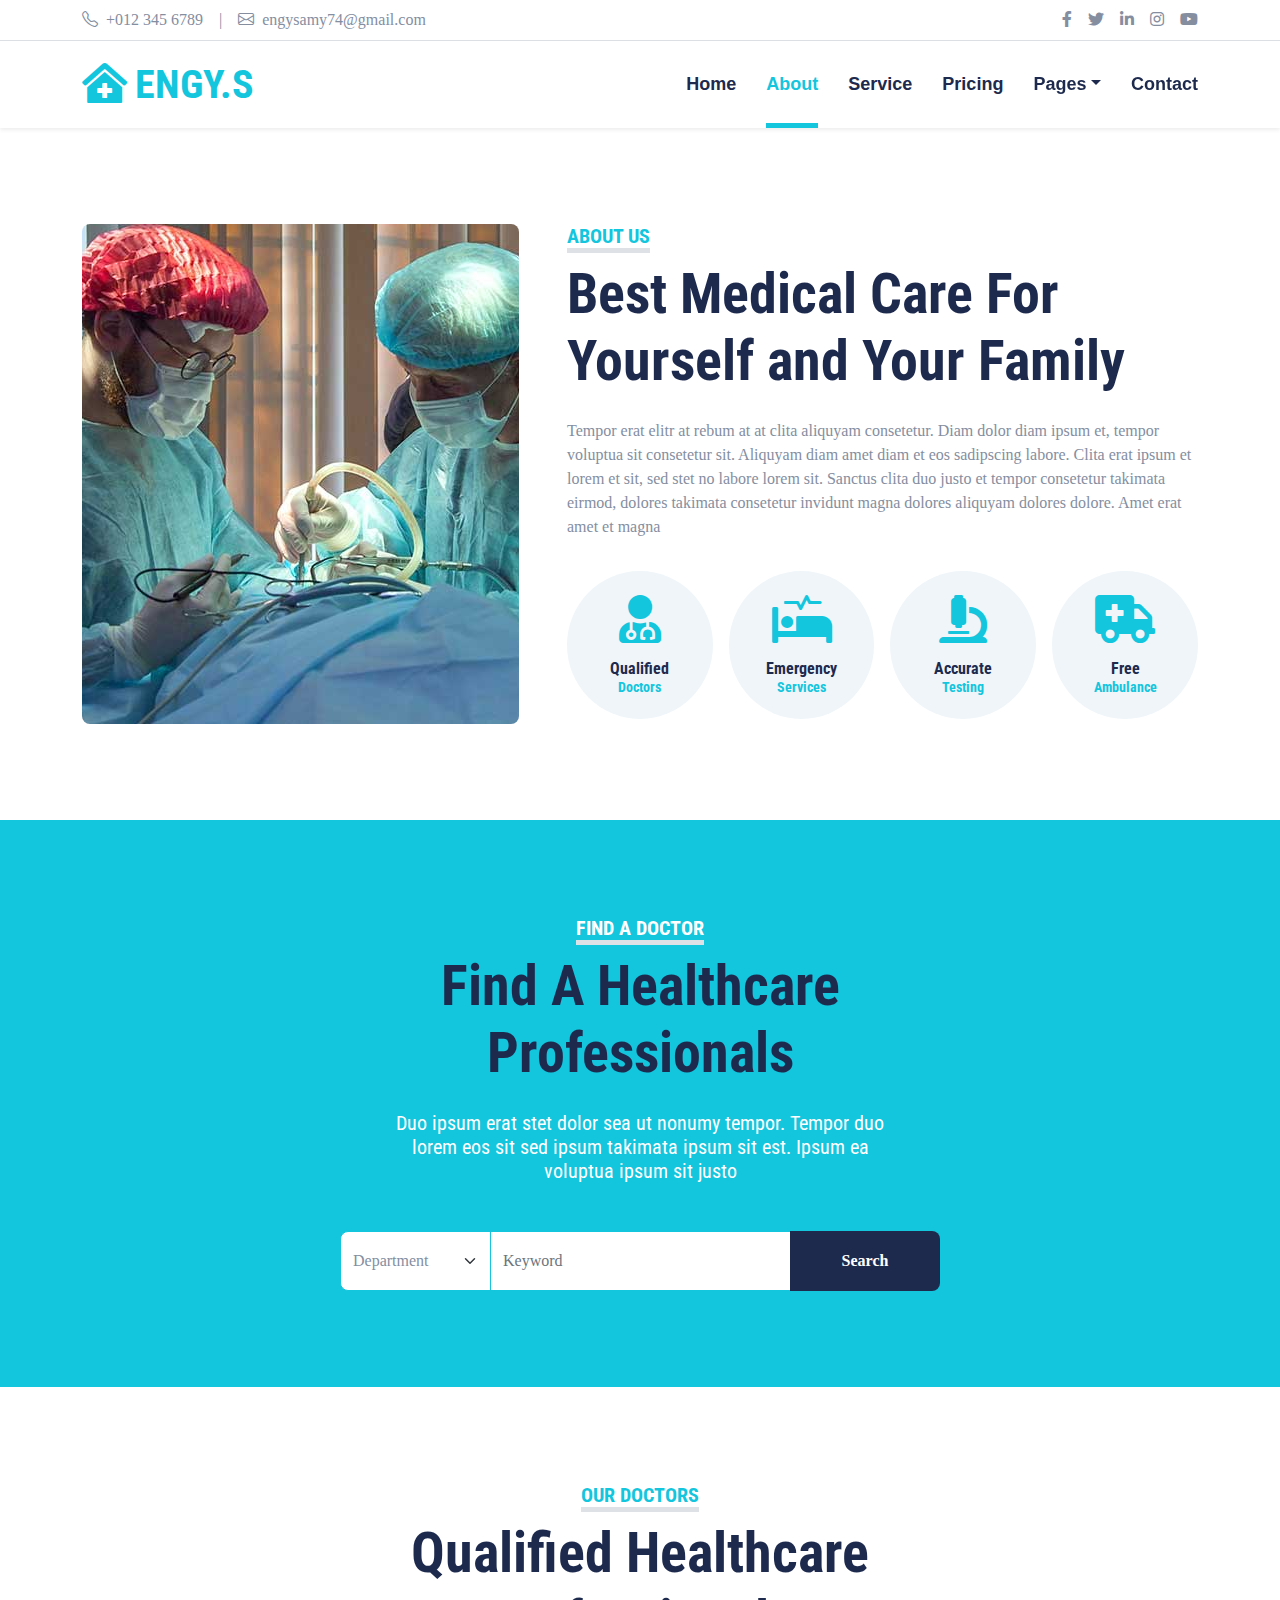
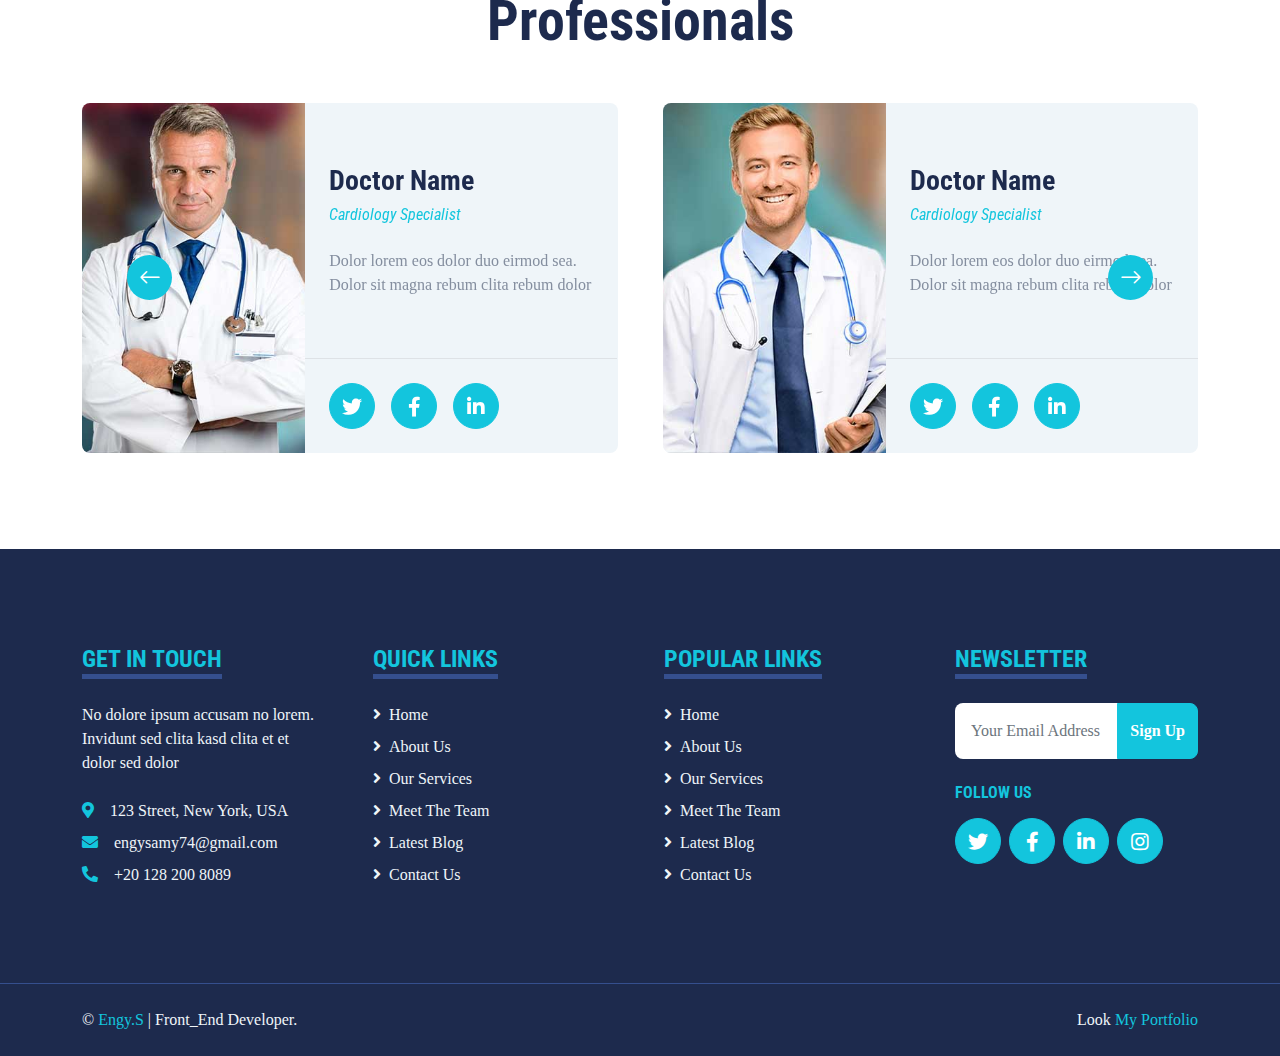
<file: about.html>
<!DOCTYPE html>
<html lang="en">

<head>
    <meta charset="utf-8">
    <title>Engy.S - Hospital Website Template</title>
    <meta content="width=device-width, initial-scale=1.0" name="viewport">
    <meta content="Free HTML Templates" name="keywords">
    <meta content="Free HTML Templates" name="description">

    <!-- Favicon -->
    <link href="img/icon.png" rel="icon">

    <!-- Google Web Fonts -->
    <link rel="preconnect" href="https://fonts.gstatic.com">
    <link href="https://fonts.googleapis.com/css2?family=Roboto+Condensed:wght@400;700&family=Roboto:wght@400;700&display=swap" rel="stylesheet">  

    <!-- Icon Font Stylesheet -->
    <link href="https://cdnjs.cloudflare.com/ajax/libs/font-awesome/5.15.0/css/all.min.css" rel="stylesheet">
    <link href="https://cdn.jsdelivr.net/npm/bootstrap-icons@1.4.1/font/bootstrap-icons.css" rel="stylesheet">

    <!-- Libraries Stylesheet -->
    <link href="lib/owlcarousel/assets/owl.carousel.min.css" rel="stylesheet">
    <link href="lib/tempusdominus/css/tempusdominus-bootstrap-4.min.css" rel="stylesheet" />

    <!-- Customized Bootstrap Stylesheet -->
    <link href="css/bootstrap.min.css" rel="stylesheet">

    <!-- Template Stylesheet -->
    <link href="css/style.css" rel="stylesheet">
</head>

<body>
    <!-- Topbar Start -->
    <div class="container-fluid py-2 border-bottom d-none d-lg-block">
        <div class="container">
            <div class="row">
                <div class="col-md-6 text-center text-lg-start mb-2 mb-lg-0">
                    <div class="d-inline-flex align-items-center">
                        <a class="text-decoration-none text-body pe-3" href=""><i class="bi bi-telephone me-2"></i>+012 345 6789</a>
                        <span class="text-body">|</span>
                        <a class="text-decoration-none text-body px-3" href=""><i class="bi bi-envelope me-2"></i>engysamy74@gmail.com</a>
                    </div>
                </div>
                <div class="col-md-6 text-center text-lg-end">
                    <div class="d-inline-flex align-items-center">
                        <a class="text-body px-2" href="">
                            <i class="fab fa-facebook-f"></i>
                        </a>
                        <a class="text-body px-2" href="">
                            <i class="fab fa-twitter"></i>
                        </a>
                        <a class="text-body px-2" href="">
                            <i class="fab fa-linkedin-in"></i>
                        </a>
                        <a class="text-body px-2" href="">
                            <i class="fab fa-instagram"></i>
                        </a>
                        <a class="text-body ps-2" href="">
                            <i class="fab fa-youtube"></i>
                        </a>
                    </div>
                </div>
            </div>
        </div>
    </div>
    <!-- Topbar End -->


    <!-- Navbar Start -->
    <div class="container-fluid sticky-top bg-white shadow-sm mb-5">
        <div class="container">
            <nav class="navbar navbar-expand-lg bg-white navbar-light py-3 py-lg-0">
                <a href="index.html" class="navbar-brand">
                    <h1 class="m-0 text-uppercase text-primary"><i class="fa fa-clinic-medical me-2"></i>Engy.S</h1>
                </a>
                <button class="navbar-toggler" type="button" data-bs-toggle="collapse" data-bs-target="#navbarCollapse">
                    <span class="navbar-toggler-icon"></span>
                </button>
                <div class="collapse navbar-collapse" id="navbarCollapse">
                    <div class="navbar-nav ms-auto py-0">
                        <a href="index.html" class="nav-item nav-link">Home</a>
                        <a href="about.html" class="nav-item nav-link active">About</a>
                        <a href="service.html" class="nav-item nav-link">Service</a>
                        <a href="price.html" class="nav-item nav-link">Pricing</a>
                        <div class="nav-item dropdown">
                            <a href="#" class="nav-link dropdown-toggle" data-bs-toggle="dropdown">Pages</a>
                            <div class="dropdown-menu m-0">
                                <a href="blog.html" class="dropdown-item">Blog Grid</a>
                                <a href="detail.html" class="dropdown-item">Blog Detail</a>
                                <a href="team.html" class="dropdown-item">The Team</a>
                                <a href="testimonial.html" class="dropdown-item">Testimonial</a>
                                <a href="appointment.html" class="dropdown-item">Appointment</a>
                                <a href="search.html" class="dropdown-item">Search</a>
                            </div>
                        </div>
                        <a href="contact.html" class="nav-item nav-link">Contact</a>
                    </div>
                </div>
            </nav>
        </div>
    </div>
    <!-- Navbar End -->


    <!-- About Start -->
    <div class="container-fluid py-5">
        <div class="container">
            <div class="row gx-5">
                <div class="col-lg-5 mb-5 mb-lg-0" style="min-height: 500px;">
                    <div class="position-relative h-100">
                        <img class="position-absolute w-100 h-100 rounded" src="img/about.jpg" style="object-fit: cover;">
                    </div>
                </div>
                <div class="col-lg-7">
                    <div class="mb-4">
                        <h5 class="d-inline-block text-primary text-uppercase border-bottom border-5">About Us</h5>
                        <h1 class="display-4">Best Medical Care For Yourself and Your Family</h1>
                    </div>
                    <p>Tempor erat elitr at rebum at at clita aliquyam consetetur. Diam dolor diam ipsum et, tempor voluptua sit consetetur sit. Aliquyam diam amet diam et eos sadipscing labore. Clita erat ipsum et lorem et sit, sed stet no labore lorem sit. Sanctus clita duo justo et tempor consetetur takimata eirmod, dolores takimata consetetur invidunt magna dolores aliquyam dolores dolore. Amet erat amet et magna</p>
                    <div class="row g-3 pt-3">
                        <div class="col-sm-3 col-6">
                            <div class="bg-light text-center rounded-circle py-4">
                                <i class="fa fa-3x fa-user-md text-primary mb-3"></i>
                                <h6 class="mb-0">Qualified<small class="d-block text-primary">Doctors</small></h6>
                            </div>
                        </div>
                        <div class="col-sm-3 col-6">
                            <div class="bg-light text-center rounded-circle py-4">
                                <i class="fa fa-3x fa-procedures text-primary mb-3"></i>
                                <h6 class="mb-0">Emergency<small class="d-block text-primary">Services</small></h6>
                            </div>
                        </div>
                        <div class="col-sm-3 col-6">
                            <div class="bg-light text-center rounded-circle py-4">
                                <i class="fa fa-3x fa-microscope text-primary mb-3"></i>
                                <h6 class="mb-0">Accurate<small class="d-block text-primary">Testing</small></h6>
                            </div>
                        </div>
                        <div class="col-sm-3 col-6">
                            <div class="bg-light text-center rounded-circle py-4">
                                <i class="fa fa-3x fa-ambulance text-primary mb-3"></i>
                                <h6 class="mb-0">Free<small class="d-block text-primary">Ambulance</small></h6>
                            </div>
                        </div>
                    </div>
                </div>
            </div>
        </div>
    </div>
    <!-- About End -->


    <!-- Search Start -->
    <div class="container-fluid bg-primary my-5 py-5">
        <div class="container py-5">
            <div class="text-center mx-auto mb-5" style="max-width: 500px;">
                <h5 class="d-inline-block text-white text-uppercase border-bottom border-5">Find A Doctor</h5>
                <h1 class="display-4 mb-4">Find A Healthcare Professionals</h1>
                <h5 class="text-white fw-normal">Duo ipsum erat stet dolor sea ut nonumy tempor. Tempor duo lorem eos sit sed ipsum takimata ipsum sit est. Ipsum ea voluptua ipsum sit justo</h5>
            </div>
            <div class="mx-auto" style="width: 100%; max-width: 600px;">
                <div class="input-group">
                    <select class="form-select border-primary w-25" style="height: 60px;">
                        <option selected>Department</option>
                        <option value="1">Department 1</option>
                        <option value="2">Department 2</option>
                        <option value="3">Department 3</option>
                    </select>
                    <input type="text" class="form-control border-primary w-50" placeholder="Keyword">
                    <button class="btn btn-dark border-0 w-25">Search</button>
                </div>
            </div>
        </div>
    </div>
    <!-- Search End -->


    <!-- Team Start -->
    <div class="container-fluid py-5">
        <div class="container">
            <div class="text-center mx-auto mb-5" style="max-width: 500px;">
                <h5 class="d-inline-block text-primary text-uppercase border-bottom border-5">Our Doctors</h5>
                <h1 class="display-4">Qualified Healthcare Professionals</h1>
            </div>
            <div class="owl-carousel team-carousel position-relative">
                <div class="team-item">
                    <div class="row g-0 bg-light rounded overflow-hidden">
                        <div class="col-12 col-sm-5 h-100">
                            <img class="img-fluid h-100" src="img/team-1.jpg" style="object-fit: cover;">
                        </div>
                        <div class="col-12 col-sm-7 h-100 d-flex flex-column">
                            <div class="mt-auto p-4">
                                <h3>Doctor Name</h3>
                                <h6 class="fw-normal fst-italic text-primary mb-4">Cardiology Specialist</h6>
                                <p class="m-0">Dolor lorem eos dolor duo eirmod sea. Dolor sit magna rebum clita rebum dolor</p>
                            </div>
                            <div class="d-flex mt-auto border-top p-4">
                                <a class="btn btn-lg btn-primary btn-lg-square rounded-circle me-3" href="#"><i class="fab fa-twitter"></i></a>
                                <a class="btn btn-lg btn-primary btn-lg-square rounded-circle me-3" href="#"><i class="fab fa-facebook-f"></i></a>
                                <a class="btn btn-lg btn-primary btn-lg-square rounded-circle" href="#"><i class="fab fa-linkedin-in"></i></a>
                            </div>
                        </div>
                    </div>
                </div>
                <div class="team-item">
                    <div class="row g-0 bg-light rounded overflow-hidden">
                        <div class="col-12 col-sm-5 h-100">
                            <img class="img-fluid h-100" src="img/team-2.jpg" style="object-fit: cover;">
                        </div>
                        <div class="col-12 col-sm-7 h-100 d-flex flex-column">
                            <div class="mt-auto p-4">
                                <h3>Doctor Name</h3>
                                <h6 class="fw-normal fst-italic text-primary mb-4">Cardiology Specialist</h6>
                                <p class="m-0">Dolor lorem eos dolor duo eirmod sea. Dolor sit magna rebum clita rebum dolor</p>
                            </div>
                            <div class="d-flex mt-auto border-top p-4">
                                <a class="btn btn-lg btn-primary btn-lg-square rounded-circle me-3" href="#"><i class="fab fa-twitter"></i></a>
                                <a class="btn btn-lg btn-primary btn-lg-square rounded-circle me-3" href="#"><i class="fab fa-facebook-f"></i></a>
                                <a class="btn btn-lg btn-primary btn-lg-square rounded-circle" href="#"><i class="fab fa-linkedin-in"></i></a>
                            </div>
                        </div>
                    </div>
                </div>
                <div class="team-item">
                    <div class="row g-0 bg-light rounded overflow-hidden">
                        <div class="col-12 col-sm-5 h-100">
                            <img class="img-fluid h-100" src="img/team-3.jpg" style="object-fit: cover;">
                        </div>
                        <div class="col-12 col-sm-7 h-100 d-flex flex-column">
                            <div class="mt-auto p-4">
                                <h3>Doctor Name</h3>
                                <h6 class="fw-normal fst-italic text-primary mb-4">Cardiology Specialist</h6>
                                <p class="m-0">Dolor lorem eos dolor duo eirmod sea. Dolor sit magna rebum clita rebum dolor</p>
                            </div>
                            <div class="d-flex mt-auto border-top p-4">
                                <a class="btn btn-lg btn-primary btn-lg-square rounded-circle me-3" href="#"><i class="fab fa-twitter"></i></a>
                                <a class="btn btn-lg btn-primary btn-lg-square rounded-circle me-3" href="#"><i class="fab fa-facebook-f"></i></a>
                                <a class="btn btn-lg btn-primary btn-lg-square rounded-circle" href="#"><i class="fab fa-linkedin-in"></i></a>
                            </div>
                        </div>
                    </div>
                </div>
            </div>
        </div>
    </div>
    <!-- Team End -->


    <!-- Footer Start -->
    <div class="container-fluid bg-dark text-light mt-5 py-5">
        <div class="container py-5">
            <div class="row g-5">
                <div class="col-lg-3 col-md-6">
                    <h4 class="d-inline-block text-primary text-uppercase border-bottom border-5 border-secondary mb-4">Get In Touch</h4>
                    <p class="mb-4">No dolore ipsum accusam no lorem. Invidunt sed clita kasd clita et et dolor sed dolor</p>
                    <p class="mb-2"><i class="fa fa-map-marker-alt text-primary me-3"></i>123 Street, New York, USA</p>
                    <p class="mb-2"><i class="fa fa-envelope text-primary me-3"></i>engysamy74@gmail.com</p>
                    <p class="mb-0"><i class="fa fa-phone-alt text-primary me-3"></i>+20 128 200 8089</p>
                </div>
                <div class="col-lg-3 col-md-6">
                    <h4 class="d-inline-block text-primary text-uppercase border-bottom border-5 border-secondary mb-4">Quick Links</h4>
                    <div class="d-flex flex-column justify-content-start">
                        <a class="text-light mb-2" href="index.html"><i class="fa fa-angle-right me-2"></i>Home</a>
                        <a class="text-light mb-2" href="about.html"><i class="fa fa-angle-right me-2"></i>About Us</a>
                        <a class="text-light mb-2" href="service.html"><i class="fa fa-angle-right me-2"></i>Our Services</a>
                        <a class="text-light mb-2" href="#"><i class="fa fa-angle-right me-2"></i>Meet The Team</a>
                        <a class="text-light mb-2" href="blog.html"><i class="fa fa-angle-right me-2"></i>Latest Blog</a>
                        <a class="text-light" href="contact.html"><i class="fa fa-angle-right me-2"></i>Contact Us</a>
                    </div>
                </div>
                <div class="col-lg-3 col-md-6">
                    <h4 class="d-inline-block text-primary text-uppercase border-bottom border-5 border-secondary mb-4">Popular Links</h4>
                    <div class="d-flex flex-column justify-content-start">
                        <a class="text-light mb-2" href="index.html"><i class="fa fa-angle-right me-2"></i>Home</a>
                        <a class="text-light mb-2" href="about.html"><i class="fa fa-angle-right me-2"></i>About Us</a>
                        <a class="text-light mb-2" href="service.html"><i class="fa fa-angle-right me-2"></i>Our Services</a>
                        <a class="text-light mb-2" href="#"><i class="fa fa-angle-right me-2"></i>Meet The Team</a>
                        <a class="text-light mb-2" href="blog.html"><i class="fa fa-angle-right me-2"></i>Latest Blog</a>
                        <a class="text-light" href="contact.html"><i class="fa fa-angle-right me-2"></i>Contact Us</a>
                    </div>
                </div>
                <div class="col-lg-3 col-md-6">
                    <h4 class="d-inline-block text-primary text-uppercase border-bottom border-5 border-secondary mb-4">Newsletter</h4>
                    <form action="">
                        <div class="input-group">
                            <input type="text" class="form-control p-3 border-0" placeholder="Your Email Address">
                            <button class="btn btn-primary">Sign Up</button>
                        </div>
                    </form>
                    <h6 class="text-primary text-uppercase mt-4 mb-3">Follow Us</h6>
                    <div class="d-flex">
                        <a class="btn btn-lg btn-primary btn-lg-square rounded-circle me-2" href="#"><i class="fab fa-twitter"></i></a>
                        <a class="btn btn-lg btn-primary btn-lg-square rounded-circle me-2" href="#"><i class="fab fa-facebook-f"></i></a>
                        <a class="btn btn-lg btn-primary btn-lg-square rounded-circle me-2" href="#"><i class="fab fa-linkedin-in"></i></a>
                        <a class="btn btn-lg btn-primary btn-lg-square rounded-circle" href="#"><i class="fab fa-instagram"></i></a>
                    </div>
                </div>
            </div>
        </div>
    </div>
    <div class="container-fluid bg-dark text-light border-top border-secondary py-4">
        <div class="container">
            <div class="row g-5">
                <div class="col-md-6 text-center text-md-start">
                    <p class="mb-md-0">&copy; <a class="text-primary" href="#">Engy.S </a>| Front_End Developer.</p>
                </div>
                <div class="col-md-6 text-center text-md-end">
                    <p class="mb-0">Look <a class="text-primary" href="https://engysamyy.github.io/My-Portfolio/">My Portfolio</a></p>
                </div>
            </div>
        </div>
    </div>
    <!-- Footer End -->


    <!-- Back to Top -->
    <a href="#" class="btn btn-lg btn-primary btn-lg-square back-to-top"><i class="bi bi-arrow-up"></i></a>


    <!-- JavaScript Libraries -->
    <script src="https://code.jquery.com/jquery-3.4.1.min.js"></script>
    <script src="https://cdn.jsdelivr.net/npm/bootstrap@5.0.0/dist/js/bootstrap.bundle.min.js"></script>
    <script src="lib/easing/easing.min.js"></script>
    <script src="lib/waypoints/waypoints.min.js"></script>
    <script src="lib/owlcarousel/owl.carousel.min.js"></script>
    <script src="lib/tempusdominus/js/moment.min.js"></script>
    <script src="lib/tempusdominus/js/moment-timezone.min.js"></script>
    <script src="lib/tempusdominus/js/tempusdominus-bootstrap-4.min.js"></script>

    <!-- Template Javascript -->
    <script src="js/main.js"></script>
</body>

</html>
</file>
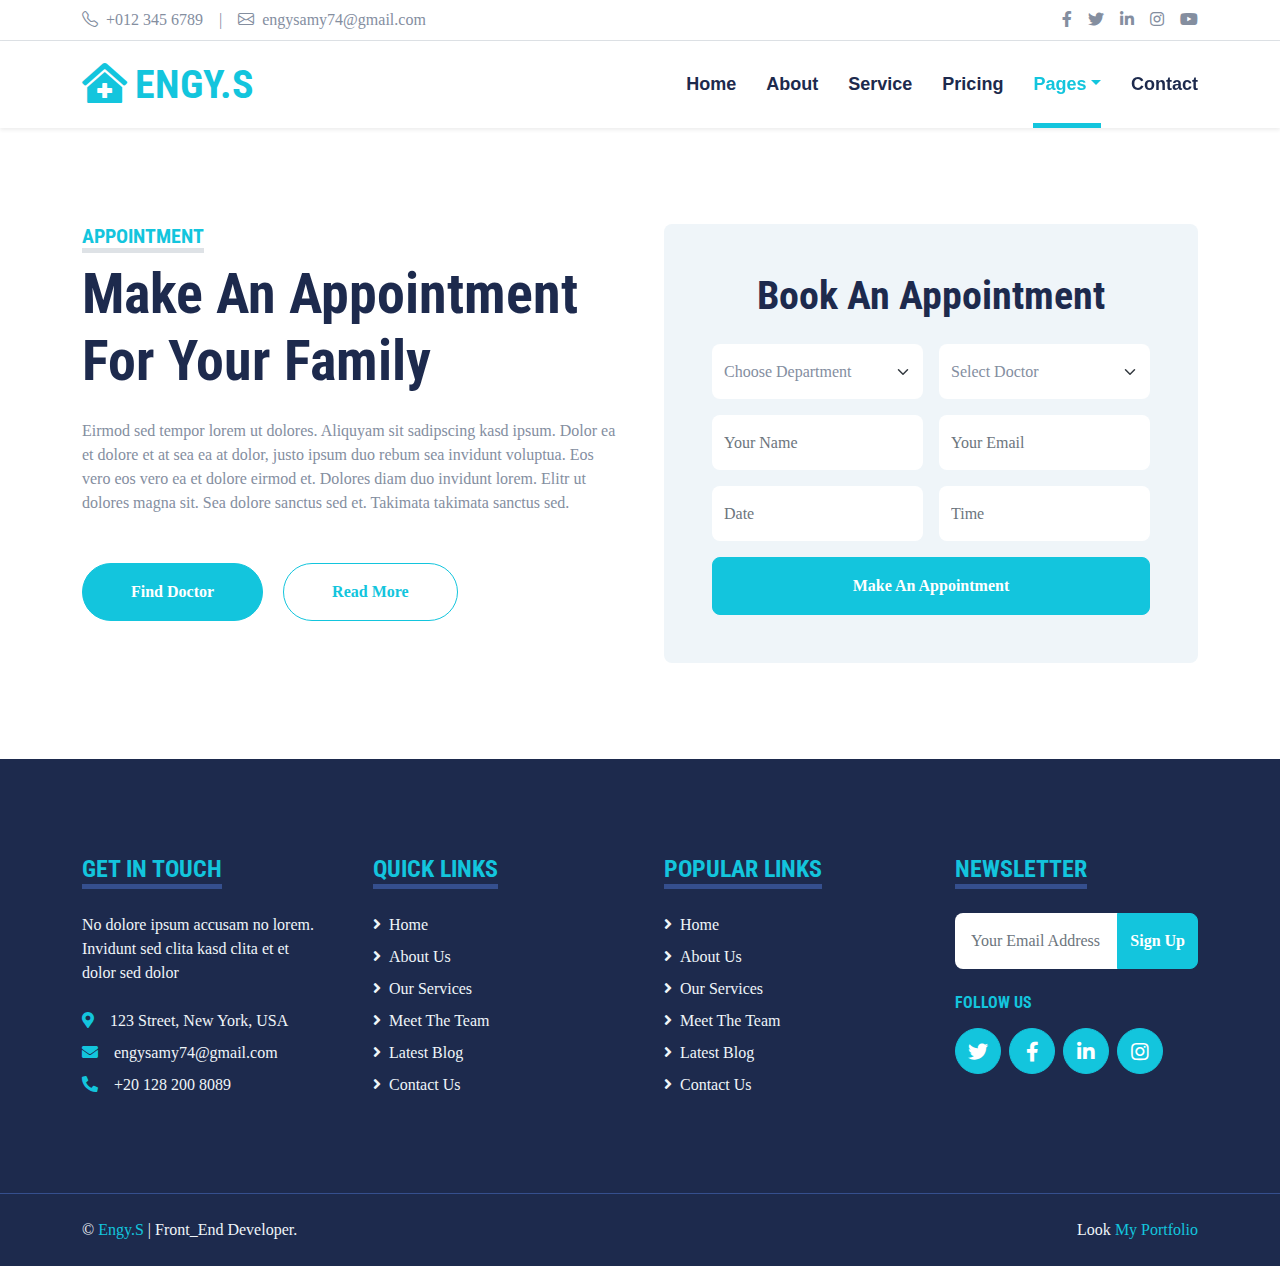
<file: appointment.html>
<!DOCTYPE html>
<html lang="en">

<head>
    <meta charset="utf-8">
    <title>Engy.S - Hospital Website Template</title>
    <meta content="width=device-width, initial-scale=1.0" name="viewport">
    <meta content="Free HTML Templates" name="keywords">
    <meta content="Free HTML Templates" name="description">

    <!-- Favicon -->
    <link href="img/icon.png" rel="icon">

    <!-- Google Web Fonts -->
    <link rel="preconnect" href="https://fonts.gstatic.com">
    <link href="https://fonts.googleapis.com/css2?family=Roboto+Condensed:wght@400;700&family=Roboto:wght@400;700&display=swap" rel="stylesheet">  

    <!-- Icon Font Stylesheet -->
    <link href="https://cdnjs.cloudflare.com/ajax/libs/font-awesome/5.15.0/css/all.min.css" rel="stylesheet">
    <link href="https://cdn.jsdelivr.net/npm/bootstrap-icons@1.4.1/font/bootstrap-icons.css" rel="stylesheet">

    <!-- Libraries Stylesheet -->
    <link href="lib/owlcarousel/assets/owl.carousel.min.css" rel="stylesheet">
    <link href="lib/tempusdominus/css/tempusdominus-bootstrap-4.min.css" rel="stylesheet" />

    <!-- Customized Bootstrap Stylesheet -->
    <link href="css/bootstrap.min.css" rel="stylesheet">

    <!-- Template Stylesheet -->
    <link href="css/style.css" rel="stylesheet">
</head>

<body>
    <!-- Topbar Start -->
    <div class="container-fluid py-2 border-bottom d-none d-lg-block">
        <div class="container">
            <div class="row">
                <div class="col-md-6 text-center text-lg-start mb-2 mb-lg-0">
                    <div class="d-inline-flex align-items-center">
                        <a class="text-decoration-none text-body pe-3" href=""><i class="bi bi-telephone me-2"></i>+012 345 6789</a>
                        <span class="text-body">|</span>
                        <a class="text-decoration-none text-body px-3" href=""><i class="bi bi-envelope me-2"></i>engysamy74@gmail.com</a>
                    </div>
                </div>
                <div class="col-md-6 text-center text-lg-end">
                    <div class="d-inline-flex align-items-center">
                        <a class="text-body px-2" href="">
                            <i class="fab fa-facebook-f"></i>
                        </a>
                        <a class="text-body px-2" href="">
                            <i class="fab fa-twitter"></i>
                        </a>
                        <a class="text-body px-2" href="">
                            <i class="fab fa-linkedin-in"></i>
                        </a>
                        <a class="text-body px-2" href="">
                            <i class="fab fa-instagram"></i>
                        </a>
                        <a class="text-body ps-2" href="">
                            <i class="fab fa-youtube"></i>
                        </a>
                    </div>
                </div>
            </div>
        </div>
    </div>
    <!-- Topbar End -->


    <!-- Navbar Start -->
    <div class="container-fluid sticky-top bg-white shadow-sm mb-5">
        <div class="container">
            <nav class="navbar navbar-expand-lg bg-white navbar-light py-3 py-lg-0">
                <a href="index.html" class="navbar-brand">
                    <h1 class="m-0 text-uppercase text-primary"><i class="fa fa-clinic-medical me-2"></i>Engy.S</h1>
                </a>
                <button class="navbar-toggler" type="button" data-bs-toggle="collapse" data-bs-target="#navbarCollapse">
                    <span class="navbar-toggler-icon"></span>
                </button>
                <div class="collapse navbar-collapse" id="navbarCollapse">
                    <div class="navbar-nav ms-auto py-0">
                        <a href="index.html" class="nav-item nav-link">Home</a>
                        <a href="about.html" class="nav-item nav-link">About</a>
                        <a href="service.html" class="nav-item nav-link">Service</a>
                        <a href="price.html" class="nav-item nav-link">Pricing</a>
                        <div class="nav-item dropdown">
                            <a href="#" class="nav-link dropdown-toggle active" data-bs-toggle="dropdown">Pages</a>
                            <div class="dropdown-menu m-0">
                                <a href="blog.html" class="dropdown-item">Blog Grid</a>
                                <a href="detail.html" class="dropdown-item">Blog Detail</a>
                                <a href="team.html" class="dropdown-item">The Team</a>
                                <a href="testimonial.html" class="dropdown-item">Testimonial</a>
                                <a href="appointment.html" class="dropdown-item active">Appointment</a>
                                <a href="search.html" class="dropdown-item">Search</a>
                            </div>
                        </div>
                        <a href="contact.html" class="nav-item nav-link">Contact</a>
                    </div>
                </div>
            </nav>
        </div>
    </div>
    <!-- Navbar End -->


    <!-- Appointment Start -->
    <div class="container-fluid py-5">
        <div class="container">
            <div class="row gx-5">
                <div class="col-lg-6 mb-5 mb-lg-0">
                    <div class="mb-4">
                        <h5 class="d-inline-block text-primary text-uppercase border-bottom border-5">Appointment</h5>
                        <h1 class="display-4">Make An Appointment For Your Family</h1>
                    </div>
                    <p class="mb-5">Eirmod sed tempor lorem ut dolores. Aliquyam sit sadipscing kasd ipsum. Dolor ea et dolore et at sea ea at dolor, justo ipsum duo rebum sea invidunt voluptua. Eos vero eos vero ea et dolore eirmod et. Dolores diam duo invidunt lorem. Elitr ut dolores magna sit. Sea dolore sanctus sed et. Takimata takimata sanctus sed.</p>
                    <a class="btn btn-primary rounded-pill py-3 px-5 me-3" href="">Find Doctor</a>
                    <a class="btn btn-outline-primary rounded-pill py-3 px-5" href="">Read More</a>
                </div>
                <div class="col-lg-6">
                    <div class="bg-light text-center rounded p-5">
                        <h1 class="mb-4">Book An Appointment</h1>
                        <form>
                            <div class="row g-3">
                                <div class="col-12 col-sm-6">
                                    <select class="form-select bg-white border-0" style="height: 55px;">
                                        <option selected>Choose Department</option>
                                        <option value="1">Department 1</option>
                                        <option value="2">Department 2</option>
                                        <option value="3">Department 3</option>
                                    </select>
                                </div>
                                <div class="col-12 col-sm-6">
                                    <select class="form-select bg-white border-0" style="height: 55px;">
                                        <option selected>Select Doctor</option>
                                        <option value="1">Doctor 1</option>
                                        <option value="2">Doctor 2</option>
                                        <option value="3">Doctor 3</option>
                                    </select>
                                </div>
                                <div class="col-12 col-sm-6">
                                    <input type="text" class="form-control bg-white border-0" placeholder="Your Name" style="height: 55px;">
                                </div>
                                <div class="col-12 col-sm-6">
                                    <input type="email" class="form-control bg-white border-0" placeholder="Your Email" style="height: 55px;">
                                </div>
                                <div class="col-12 col-sm-6">
                                    <div class="date" id="date" data-target-input="nearest">
                                        <input type="text"
                                            class="form-control bg-white border-0 datetimepicker-input"
                                            placeholder="Date" data-target="#date" data-toggle="datetimepicker" style="height: 55px;">
                                    </div>
                                </div>
                                <div class="col-12 col-sm-6">
                                    <div class="time" id="time" data-target-input="nearest">
                                        <input type="text"
                                            class="form-control bg-white border-0 datetimepicker-input"
                                            placeholder="Time" data-target="#time" data-toggle="datetimepicker" style="height: 55px;">
                                    </div>
                                </div>
                                <div class="col-12">
                                    <button class="btn btn-primary w-100 py-3" type="submit">Make An Appointment</button>
                                </div>
                            </div>
                        </form>
                    </div>
                </div>
            </div>
        </div>
    </div>
    <!-- Appointment End -->


    <!-- Footer Start -->
    <div class="container-fluid bg-dark text-light mt-5 py-5">
        <div class="container py-5">
            <div class="row g-5">
                <div class="col-lg-3 col-md-6">
                    <h4 class="d-inline-block text-primary text-uppercase border-bottom border-5 border-secondary mb-4">Get In Touch</h4>
                    <p class="mb-4">No dolore ipsum accusam no lorem. Invidunt sed clita kasd clita et et dolor sed dolor</p>
                    <p class="mb-2"><i class="fa fa-map-marker-alt text-primary me-3"></i>123 Street, New York, USA</p>
                    <p class="mb-2"><i class="fa fa-envelope text-primary me-3"></i>engysamy74@gmail.com</p>
                    <p class="mb-0"><i class="fa fa-phone-alt text-primary me-3"></i>+20 128 200 8089</p>
                </div>
                <div class="col-lg-3 col-md-6">
                    <h4 class="d-inline-block text-primary text-uppercase border-bottom border-5 border-secondary mb-4">Quick Links</h4>
                    <div class="d-flex flex-column justify-content-start">
                        <a class="text-light mb-2" href="index.html"><i class="fa fa-angle-right me-2"></i>Home</a>
                        <a class="text-light mb-2" href="about.html"><i class="fa fa-angle-right me-2"></i>About Us</a>
                        <a class="text-light mb-2" href="service.html"><i class="fa fa-angle-right me-2"></i>Our Services</a>
                        <a class="text-light mb-2" href="#"><i class="fa fa-angle-right me-2"></i>Meet The Team</a>
                        <a class="text-light mb-2" href="blog.html"><i class="fa fa-angle-right me-2"></i>Latest Blog</a>
                        <a class="text-light" href="contact.html"><i class="fa fa-angle-right me-2"></i>Contact Us</a>
                    </div>
                </div>
                <div class="col-lg-3 col-md-6">
                    <h4 class="d-inline-block text-primary text-uppercase border-bottom border-5 border-secondary mb-4">Popular Links</h4>
                    <div class="d-flex flex-column justify-content-start">
                        <a class="text-light mb-2" href="index.html"><i class="fa fa-angle-right me-2"></i>Home</a>
                        <a class="text-light mb-2" href="about.html"><i class="fa fa-angle-right me-2"></i>About Us</a>
                        <a class="text-light mb-2" href="service.html"><i class="fa fa-angle-right me-2"></i>Our Services</a>
                        <a class="text-light mb-2" href="#"><i class="fa fa-angle-right me-2"></i>Meet The Team</a>
                        <a class="text-light mb-2" href="blog.html"><i class="fa fa-angle-right me-2"></i>Latest Blog</a>
                        <a class="text-light" href="contact.html"><i class="fa fa-angle-right me-2"></i>Contact Us</a>
                    </div>
                </div>
                <div class="col-lg-3 col-md-6">
                    <h4 class="d-inline-block text-primary text-uppercase border-bottom border-5 border-secondary mb-4">Newsletter</h4>
                    <form action="">
                        <div class="input-group">
                            <input type="text" class="form-control p-3 border-0" placeholder="Your Email Address">
                            <button class="btn btn-primary">Sign Up</button>
                        </div>
                    </form>
                    <h6 class="text-primary text-uppercase mt-4 mb-3">Follow Us</h6>
                    <div class="d-flex">
                        <a class="btn btn-lg btn-primary btn-lg-square rounded-circle me-2" href="#"><i class="fab fa-twitter"></i></a>
                        <a class="btn btn-lg btn-primary btn-lg-square rounded-circle me-2" href="#"><i class="fab fa-facebook-f"></i></a>
                        <a class="btn btn-lg btn-primary btn-lg-square rounded-circle me-2" href="#"><i class="fab fa-linkedin-in"></i></a>
                        <a class="btn btn-lg btn-primary btn-lg-square rounded-circle" href="#"><i class="fab fa-instagram"></i></a>
                    </div>
                </div>
            </div>
        </div>
    </div>
    <div class="container-fluid bg-dark text-light border-top border-secondary py-4">
        <div class="container">
            <div class="row g-5">
                <div class="col-md-6 text-center text-md-start">
                    <p class="mb-md-0">&copy; <a class="text-primary" href="#">Engy.S </a>| Front_End Developer.</p>
                </div>
                <div class="col-md-6 text-center text-md-end">
                    <p class="mb-0">Look <a class="text-primary" href="https://engysamyy.github.io/My-Portfolio/">My Portfolio</a></p>
                </div>
            </div>
        </div>
    </div>
    <!-- Footer End -->


    <!-- Back to Top -->
    <a href="#" class="btn btn-lg btn-primary btn-lg-square back-to-top"><i class="bi bi-arrow-up"></i></a>


    <!-- JavaScript Libraries -->
    <script src="https://code.jquery.com/jquery-3.4.1.min.js"></script>
    <script src="https://cdn.jsdelivr.net/npm/bootstrap@5.0.0/dist/js/bootstrap.bundle.min.js"></script>
    <script src="lib/easing/easing.min.js"></script>
    <script src="lib/waypoints/waypoints.min.js"></script>
    <script src="lib/owlcarousel/owl.carousel.min.js"></script>
    <script src="lib/tempusdominus/js/moment.min.js"></script>
    <script src="lib/tempusdominus/js/moment-timezone.min.js"></script>
    <script src="lib/tempusdominus/js/tempusdominus-bootstrap-4.min.js"></script>

    <!-- Template Javascript -->
    <script src="js/main.js"></script>
</body>

</html>
</file>
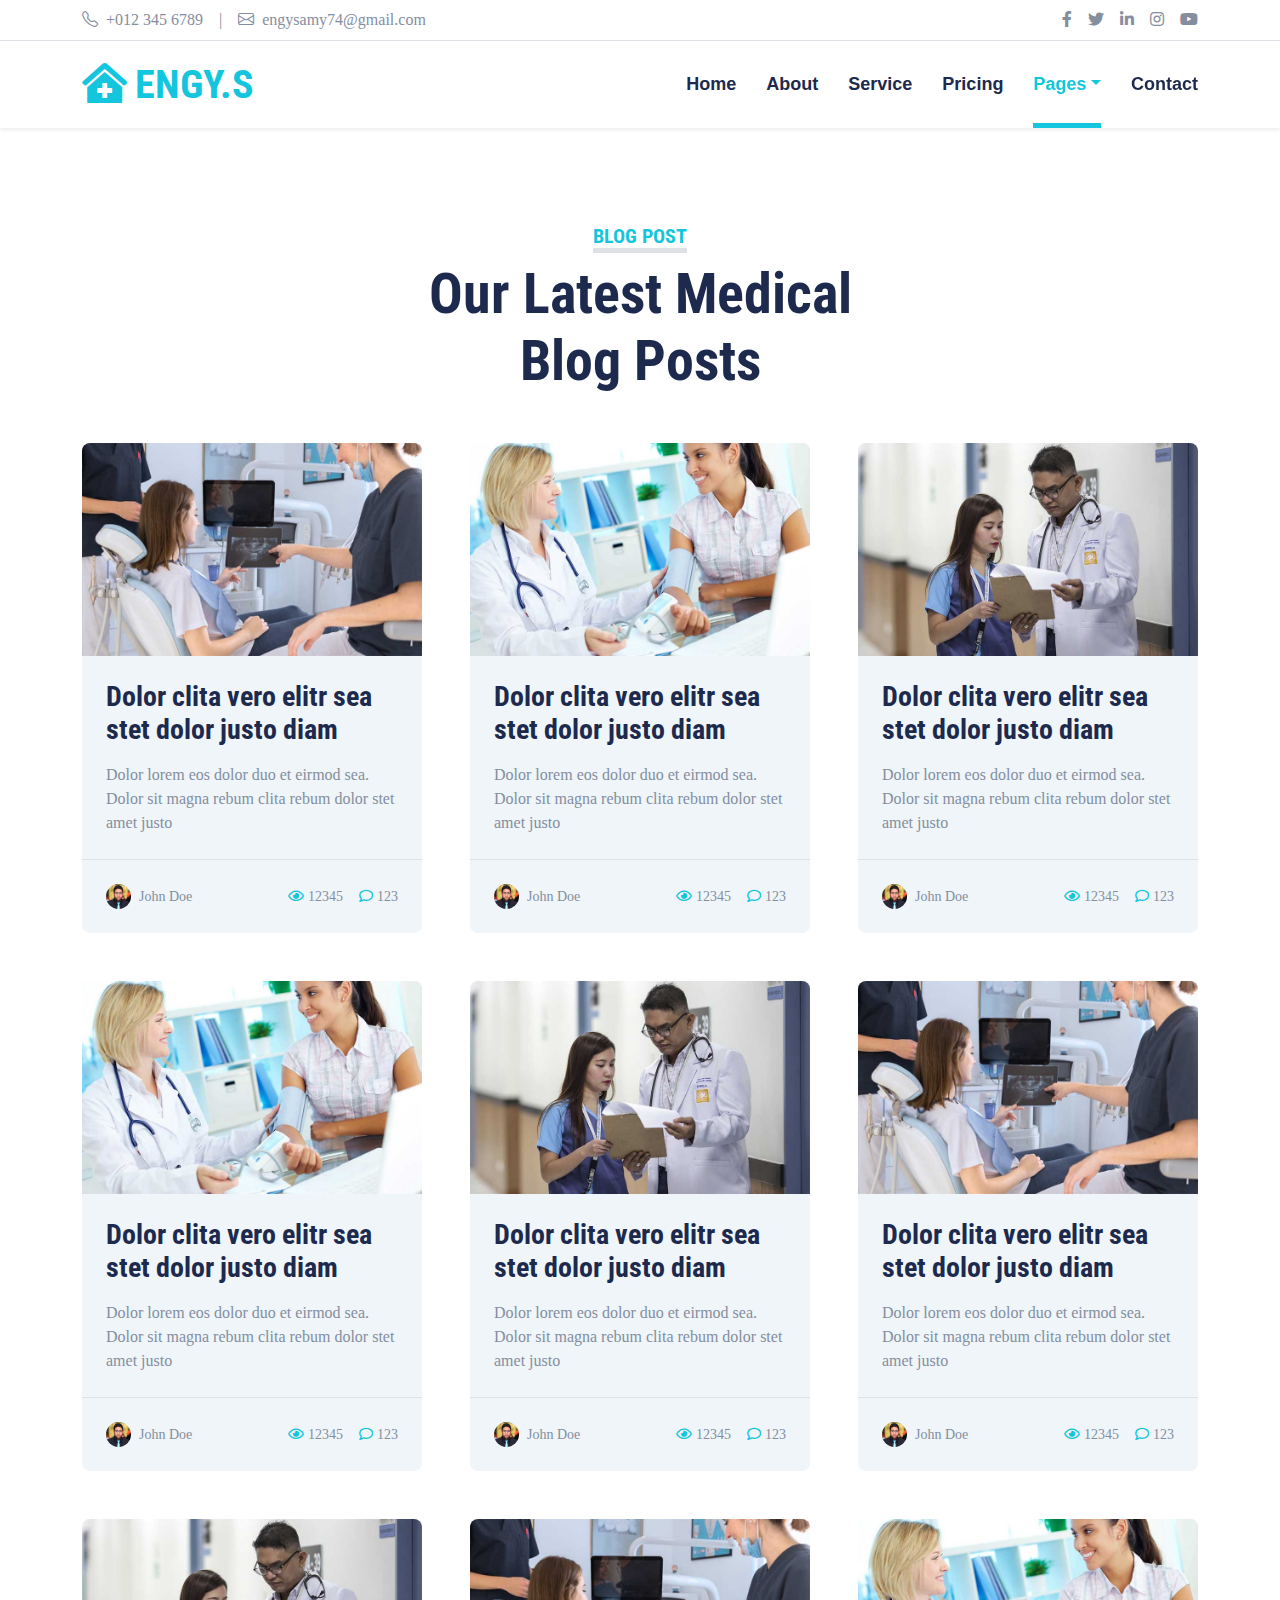
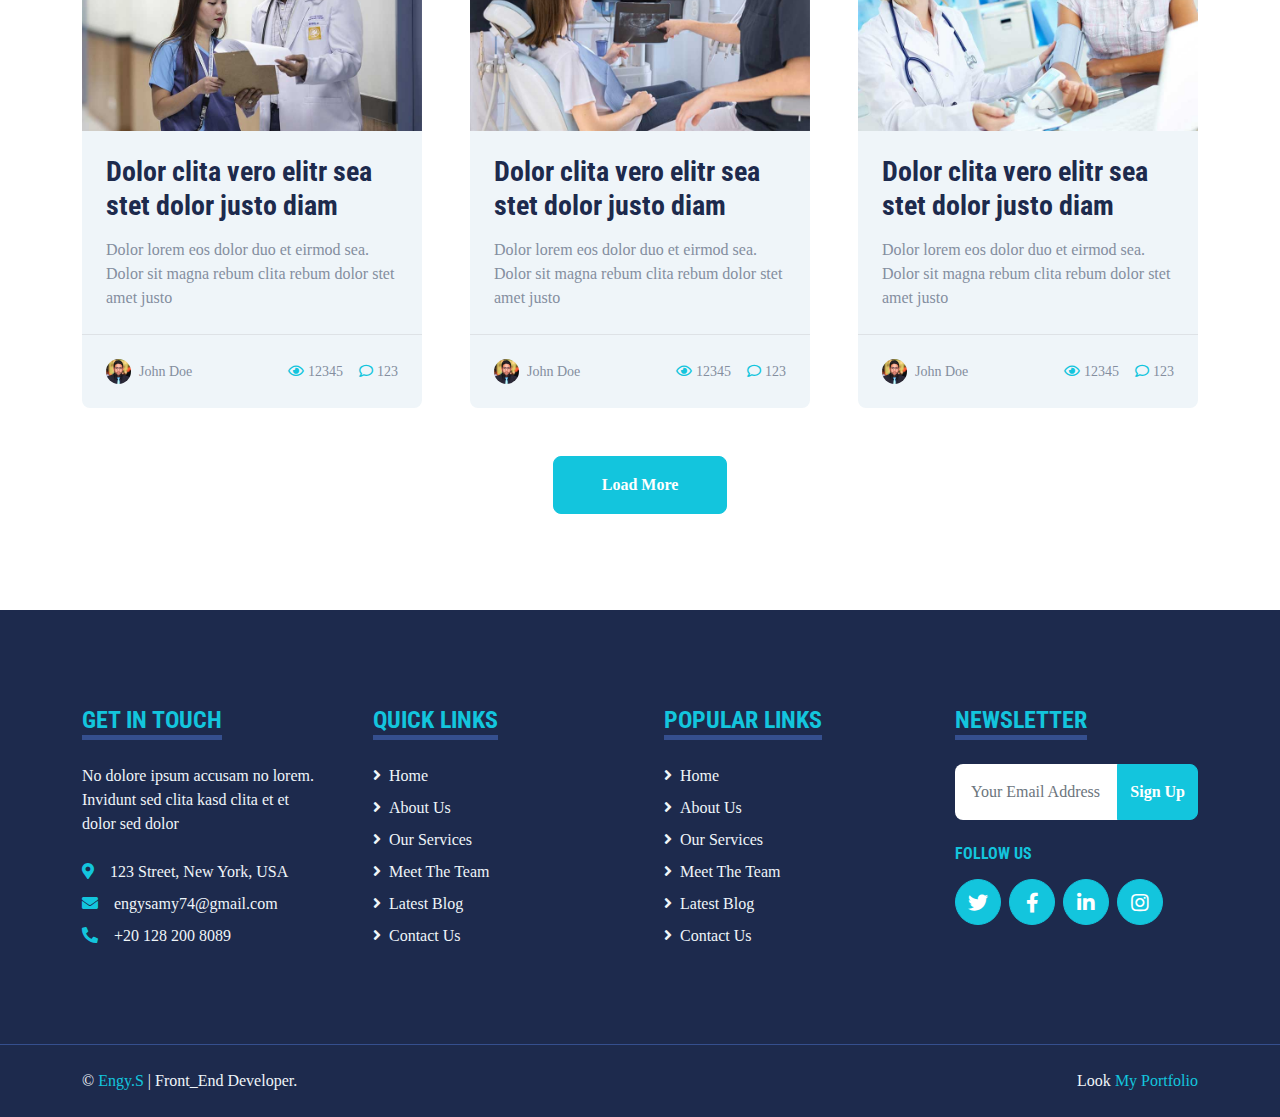
<file: blog.html>
<!DOCTYPE html>
<html lang="en">

<head>
    <meta charset="utf-8">
    <title>Engy.S - Hospital Website Template</title>
    <meta content="width=device-width, initial-scale=1.0" name="viewport">
    <meta content="Free HTML Templates" name="keywords">
    <meta content="Free HTML Templates" name="description">

    <!-- Favicon -->
    <link href="img/icon.png" rel="icon">

    <!-- Google Web Fonts -->
    <link rel="preconnect" href="https://fonts.gstatic.com">
    <link href="https://fonts.googleapis.com/css2?family=Roboto+Condensed:wght@400;700&family=Roboto:wght@400;700&display=swap" rel="stylesheet">  

    <!-- Icon Font Stylesheet -->
    <link href="https://cdnjs.cloudflare.com/ajax/libs/font-awesome/5.15.0/css/all.min.css" rel="stylesheet">
    <link href="https://cdn.jsdelivr.net/npm/bootstrap-icons@1.4.1/font/bootstrap-icons.css" rel="stylesheet">

    <!-- Libraries Stylesheet -->
    <link href="lib/owlcarousel/assets/owl.carousel.min.css" rel="stylesheet">
    <link href="lib/tempusdominus/css/tempusdominus-bootstrap-4.min.css" rel="stylesheet" />

    <!-- Customized Bootstrap Stylesheet -->
    <link href="css/bootstrap.min.css" rel="stylesheet">

    <!-- Template Stylesheet -->
    <link href="css/style.css" rel="stylesheet">
</head>

<body>
    <!-- Topbar Start -->
    <div class="container-fluid py-2 border-bottom d-none d-lg-block">
        <div class="container">
            <div class="row">
                <div class="col-md-6 text-center text-lg-start mb-2 mb-lg-0">
                    <div class="d-inline-flex align-items-center">
                        <a class="text-decoration-none text-body pe-3" href=""><i class="bi bi-telephone me-2"></i>+012 345 6789</a>
                        <span class="text-body">|</span>
                        <a class="text-decoration-none text-body px-3" href=""><i class="bi bi-envelope me-2"></i>engysamy74@gmail.com</a>
                    </div>
                </div>
                <div class="col-md-6 text-center text-lg-end">
                    <div class="d-inline-flex align-items-center">
                        <a class="text-body px-2" href="">
                            <i class="fab fa-facebook-f"></i>
                        </a>
                        <a class="text-body px-2" href="">
                            <i class="fab fa-twitter"></i>
                        </a>
                        <a class="text-body px-2" href="">
                            <i class="fab fa-linkedin-in"></i>
                        </a>
                        <a class="text-body px-2" href="">
                            <i class="fab fa-instagram"></i>
                        </a>
                        <a class="text-body ps-2" href="">
                            <i class="fab fa-youtube"></i>
                        </a>
                    </div>
                </div>
            </div>
        </div>
    </div>
    <!-- Topbar End -->


    <!-- Navbar Start -->
    <div class="container-fluid sticky-top bg-white shadow-sm mb-5">
        <div class="container">
            <nav class="navbar navbar-expand-lg bg-white navbar-light py-3 py-lg-0">
                <a href="index.html" class="navbar-brand">
                    <h1 class="m-0 text-uppercase text-primary"><i class="fa fa-clinic-medical me-2"></i>Engy.S</h1>
                </a>
                <button class="navbar-toggler" type="button" data-bs-toggle="collapse" data-bs-target="#navbarCollapse">
                    <span class="navbar-toggler-icon"></span>
                </button>
                <div class="collapse navbar-collapse" id="navbarCollapse">
                    <div class="navbar-nav ms-auto py-0">
                        <a href="index.html" class="nav-item nav-link">Home</a>
                        <a href="about.html" class="nav-item nav-link">About</a>
                        <a href="service.html" class="nav-item nav-link">Service</a>
                        <a href="price.html" class="nav-item nav-link">Pricing</a>
                        <div class="nav-item dropdown">
                            <a href="#" class="nav-link dropdown-toggle active" data-bs-toggle="dropdown">Pages</a>
                            <div class="dropdown-menu m-0">
                                <a href="blog.html" class="dropdown-item active">Blog Grid</a>
                                <a href="detail.html" class="dropdown-item">Blog Detail</a>
                                <a href="team.html" class="dropdown-item">The Team</a>
                                <a href="testimonial.html" class="dropdown-item">Testimonial</a>
                                <a href="appointment.html" class="dropdown-item">Appointment</a>
                                <a href="search.html" class="dropdown-item">Search</a>
                            </div>
                        </div>
                        <a href="contact.html" class="nav-item nav-link">Contact</a>
                    </div>
                </div>
            </nav>
        </div>
    </div>
    <!-- Navbar End -->


    <!-- Blog Start -->
    <div class="container-fluid py-5">
        <div class="container">
            <div class="text-center mx-auto mb-5" style="max-width: 500px;">
                <h5 class="d-inline-block text-primary text-uppercase border-bottom border-5">Blog Post</h5>
                <h1 class="display-4">Our Latest Medical Blog Posts</h1>
            </div>
            <div class="row g-5">
                <div class="col-xl-4 col-lg-6">
                    <div class="bg-light rounded overflow-hidden">
                        <img class="img-fluid w-100" src="img/blog-1.jpg" alt="">
                        <div class="p-4">
                            <a class="h3 d-block mb-3" href="">Dolor clita vero elitr sea stet dolor justo  diam</a>
                            <p class="m-0">Dolor lorem eos dolor duo et eirmod sea. Dolor sit magna
                                rebum clita rebum dolor stet amet justo</p>
                        </div>
                        <div class="d-flex justify-content-between border-top p-4">
                            <div class="d-flex align-items-center">
                                <img class="rounded-circle me-2" src="img/user.jpg" width="25" height="25" alt="">
                                <small>John Doe</small>
                            </div>
                            <div class="d-flex align-items-center">
                                <small class="ms-3"><i class="far fa-eye text-primary me-1"></i>12345</small>
                                <small class="ms-3"><i class="far fa-comment text-primary me-1"></i>123</small>
                            </div>
                        </div>
                    </div>
                </div>
                <div class="col-xl-4 col-lg-6">
                    <div class="bg-light rounded overflow-hidden">
                        <img class="img-fluid w-100" src="img/blog-2.jpg" alt="">
                        <div class="p-4">
                            <a class="h3 d-block mb-3" href="">Dolor clita vero elitr sea stet dolor justo  diam</a>
                            <p class="m-0">Dolor lorem eos dolor duo et eirmod sea. Dolor sit magna
                                rebum clita rebum dolor stet amet justo</p>
                        </div>
                        <div class="d-flex justify-content-between border-top p-4">
                            <div class="d-flex align-items-center">
                                <img class="rounded-circle me-2" src="img/user.jpg" width="25" height="25" alt="">
                                <small>John Doe</small>
                            </div>
                            <div class="d-flex align-items-center">
                                <small class="ms-3"><i class="far fa-eye text-primary me-1"></i>12345</small>
                                <small class="ms-3"><i class="far fa-comment text-primary me-1"></i>123</small>
                            </div>
                        </div>
                    </div>
                </div>
                <div class="col-xl-4 col-lg-6">
                    <div class="bg-light rounded overflow-hidden">
                        <img class="img-fluid w-100" src="img/blog-3.jpg" alt="">
                        <div class="p-4">
                            <a class="h3 d-block mb-3" href="">Dolor clita vero elitr sea stet dolor justo  diam</a>
                            <p class="m-0">Dolor lorem eos dolor duo et eirmod sea. Dolor sit magna
                                rebum clita rebum dolor stet amet justo</p>
                        </div>
                        <div class="d-flex justify-content-between border-top p-4">
                            <div class="d-flex align-items-center">
                                <img class="rounded-circle me-2" src="img/user.jpg" width="25" height="25" alt="">
                                <small>John Doe</small>
                            </div>
                            <div class="d-flex align-items-center">
                                <small class="ms-3"><i class="far fa-eye text-primary me-1"></i>12345</small>
                                <small class="ms-3"><i class="far fa-comment text-primary me-1"></i>123</small>
                            </div>
                        </div>
                    </div>
                </div>
                <div class="col-xl-4 col-lg-6">
                    <div class="bg-light rounded overflow-hidden">
                        <img class="img-fluid w-100" src="img/blog-2.jpg" alt="">
                        <div class="p-4">
                            <a class="h3 d-block mb-3" href="">Dolor clita vero elitr sea stet dolor justo  diam</a>
                            <p class="m-0">Dolor lorem eos dolor duo et eirmod sea. Dolor sit magna
                                rebum clita rebum dolor stet amet justo</p>
                        </div>
                        <div class="d-flex justify-content-between border-top p-4">
                            <div class="d-flex align-items-center">
                                <img class="rounded-circle me-2" src="img/user.jpg" width="25" height="25" alt="">
                                <small>John Doe</small>
                            </div>
                            <div class="d-flex align-items-center">
                                <small class="ms-3"><i class="far fa-eye text-primary me-1"></i>12345</small>
                                <small class="ms-3"><i class="far fa-comment text-primary me-1"></i>123</small>
                            </div>
                        </div>
                    </div>
                </div>
                <div class="col-xl-4 col-lg-6">
                    <div class="bg-light rounded overflow-hidden">
                        <img class="img-fluid w-100" src="img/blog-3.jpg" alt="">
                        <div class="p-4">
                            <a class="h3 d-block mb-3" href="">Dolor clita vero elitr sea stet dolor justo  diam</a>
                            <p class="m-0">Dolor lorem eos dolor duo et eirmod sea. Dolor sit magna
                                rebum clita rebum dolor stet amet justo</p>
                        </div>
                        <div class="d-flex justify-content-between border-top p-4">
                            <div class="d-flex align-items-center">
                                <img class="rounded-circle me-2" src="img/user.jpg" width="25" height="25" alt="">
                                <small>John Doe</small>
                            </div>
                            <div class="d-flex align-items-center">
                                <small class="ms-3"><i class="far fa-eye text-primary me-1"></i>12345</small>
                                <small class="ms-3"><i class="far fa-comment text-primary me-1"></i>123</small>
                            </div>
                        </div>
                    </div>
                </div>
                <div class="col-xl-4 col-lg-6">
                    <div class="bg-light rounded overflow-hidden">
                        <img class="img-fluid w-100" src="img/blog-1.jpg" alt="">
                        <div class="p-4">
                            <a class="h3 d-block mb-3" href="">Dolor clita vero elitr sea stet dolor justo  diam</a>
                            <p class="m-0">Dolor lorem eos dolor duo et eirmod sea. Dolor sit magna
                                rebum clita rebum dolor stet amet justo</p>
                        </div>
                        <div class="d-flex justify-content-between border-top p-4">
                            <div class="d-flex align-items-center">
                                <img class="rounded-circle me-2" src="img/user.jpg" width="25" height="25" alt="">
                                <small>John Doe</small>
                            </div>
                            <div class="d-flex align-items-center">
                                <small class="ms-3"><i class="far fa-eye text-primary me-1"></i>12345</small>
                                <small class="ms-3"><i class="far fa-comment text-primary me-1"></i>123</small>
                            </div>
                        </div>
                    </div>
                </div>
                <div class="col-xl-4 col-lg-6">
                    <div class="bg-light rounded overflow-hidden">
                        <img class="img-fluid w-100" src="img/blog-3.jpg" alt="">
                        <div class="p-4">
                            <a class="h3 d-block mb-3" href="">Dolor clita vero elitr sea stet dolor justo  diam</a>
                            <p class="m-0">Dolor lorem eos dolor duo et eirmod sea. Dolor sit magna
                                rebum clita rebum dolor stet amet justo</p>
                        </div>
                        <div class="d-flex justify-content-between border-top p-4">
                            <div class="d-flex align-items-center">
                                <img class="rounded-circle me-2" src="img/user.jpg" width="25" height="25" alt="">
                                <small>John Doe</small>
                            </div>
                            <div class="d-flex align-items-center">
                                <small class="ms-3"><i class="far fa-eye text-primary me-1"></i>12345</small>
                                <small class="ms-3"><i class="far fa-comment text-primary me-1"></i>123</small>
                            </div>
                        </div>
                    </div>
                </div>
                <div class="col-xl-4 col-lg-6">
                    <div class="bg-light rounded overflow-hidden">
                        <img class="img-fluid w-100" src="img/blog-1.jpg" alt="">
                        <div class="p-4">
                            <a class="h3 d-block mb-3" href="">Dolor clita vero elitr sea stet dolor justo  diam</a>
                            <p class="m-0">Dolor lorem eos dolor duo et eirmod sea. Dolor sit magna
                                rebum clita rebum dolor stet amet justo</p>
                        </div>
                        <div class="d-flex justify-content-between border-top p-4">
                            <div class="d-flex align-items-center">
                                <img class="rounded-circle me-2" src="img/user.jpg" width="25" height="25" alt="">
                                <small>John Doe</small>
                            </div>
                            <div class="d-flex align-items-center">
                                <small class="ms-3"><i class="far fa-eye text-primary me-1"></i>12345</small>
                                <small class="ms-3"><i class="far fa-comment text-primary me-1"></i>123</small>
                            </div>
                        </div>
                    </div>
                </div>
                <div class="col-xl-4 col-lg-6">
                    <div class="bg-light rounded overflow-hidden">
                        <img class="img-fluid w-100" src="img/blog-2.jpg" alt="">
                        <div class="p-4">
                            <a class="h3 d-block mb-3" href="">Dolor clita vero elitr sea stet dolor justo  diam</a>
                            <p class="m-0">Dolor lorem eos dolor duo et eirmod sea. Dolor sit magna
                                rebum clita rebum dolor stet amet justo</p>
                        </div>
                        <div class="d-flex justify-content-between border-top p-4">
                            <div class="d-flex align-items-center">
                                <img class="rounded-circle me-2" src="img/user.jpg" width="25" height="25" alt="">
                                <small>John Doe</small>
                            </div>
                            <div class="d-flex align-items-center">
                                <small class="ms-3"><i class="far fa-eye text-primary me-1"></i>12345</small>
                                <small class="ms-3"><i class="far fa-comment text-primary me-1"></i>123</small>
                            </div>
                        </div>
                    </div>
                </div>
                <div class="col-12 text-center">
                    <button class="btn btn-primary py-3 px-5">Load More</button>
                </div>
            </div>
        </div>
    </div>
    <!-- Blog End -->
    

    <!-- Footer Start -->
    <div class="container-fluid bg-dark text-light mt-5 py-5">
        <div class="container py-5">
            <div class="row g-5">
                <div class="col-lg-3 col-md-6">
                    <h4 class="d-inline-block text-primary text-uppercase border-bottom border-5 border-secondary mb-4">Get In Touch</h4>
                    <p class="mb-4">No dolore ipsum accusam no lorem. Invidunt sed clita kasd clita et et dolor sed dolor</p>
                    <p class="mb-2"><i class="fa fa-map-marker-alt text-primary me-3"></i>123 Street, New York, USA</p>
                    <p class="mb-2"><i class="fa fa-envelope text-primary me-3"></i>engysamy74@gmail.com</p>
                    <p class="mb-0"><i class="fa fa-phone-alt text-primary me-3"></i>+20 128 200 8089</p>
                </div>
                <div class="col-lg-3 col-md-6">
                    <h4 class="d-inline-block text-primary text-uppercase border-bottom border-5 border-secondary mb-4">Quick Links</h4>
                    <div class="d-flex flex-column justify-content-start">
                        <a class="text-light mb-2" href="index.html"><i class="fa fa-angle-right me-2"></i>Home</a>
                        <a class="text-light mb-2" href="about.html"><i class="fa fa-angle-right me-2"></i>About Us</a>
                        <a class="text-light mb-2" href="service.html"><i class="fa fa-angle-right me-2"></i>Our Services</a>
                        <a class="text-light mb-2" href="#"><i class="fa fa-angle-right me-2"></i>Meet The Team</a>
                        <a class="text-light mb-2" href="blog.html"><i class="fa fa-angle-right me-2"></i>Latest Blog</a>
                        <a class="text-light" href="contact.html"><i class="fa fa-angle-right me-2"></i>Contact Us</a>
                    </div>
                </div>
                <div class="col-lg-3 col-md-6">
                    <h4 class="d-inline-block text-primary text-uppercase border-bottom border-5 border-secondary mb-4">Popular Links</h4>
                    <div class="d-flex flex-column justify-content-start">
                        <a class="text-light mb-2" href="index.html"><i class="fa fa-angle-right me-2"></i>Home</a>
                        <a class="text-light mb-2" href="about.html"><i class="fa fa-angle-right me-2"></i>About Us</a>
                        <a class="text-light mb-2" href="service.html"><i class="fa fa-angle-right me-2"></i>Our Services</a>
                        <a class="text-light mb-2" href="#"><i class="fa fa-angle-right me-2"></i>Meet The Team</a>
                        <a class="text-light mb-2" href="blog.html"><i class="fa fa-angle-right me-2"></i>Latest Blog</a>
                        <a class="text-light" href="contact.html"><i class="fa fa-angle-right me-2"></i>Contact Us</a>
                    </div>
                </div>
                <div class="col-lg-3 col-md-6">
                    <h4 class="d-inline-block text-primary text-uppercase border-bottom border-5 border-secondary mb-4">Newsletter</h4>
                    <form action="">
                        <div class="input-group">
                            <input type="text" class="form-control p-3 border-0" placeholder="Your Email Address">
                            <button class="btn btn-primary">Sign Up</button>
                        </div>
                    </form>
                    <h6 class="text-primary text-uppercase mt-4 mb-3">Follow Us</h6>
                    <div class="d-flex">
                        <a class="btn btn-lg btn-primary btn-lg-square rounded-circle me-2" href="#"><i class="fab fa-twitter"></i></a>
                        <a class="btn btn-lg btn-primary btn-lg-square rounded-circle me-2" href="#"><i class="fab fa-facebook-f"></i></a>
                        <a class="btn btn-lg btn-primary btn-lg-square rounded-circle me-2" href="#"><i class="fab fa-linkedin-in"></i></a>
                        <a class="btn btn-lg btn-primary btn-lg-square rounded-circle" href="#"><i class="fab fa-instagram"></i></a>
                    </div>
                </div>
            </div>
        </div>
    </div>
    <div class="container-fluid bg-dark text-light border-top border-secondary py-4">
        <div class="container">
            <div class="row g-5">
                <div class="col-md-6 text-center text-md-start">
                    <p class="mb-md-0">&copy; <a class="text-primary" href="#">Engy.S </a>| Front_End Developer.</p>
                </div>
                <div class="col-md-6 text-center text-md-end">
                    <p class="mb-0">Look <a class="text-primary" href="https://engysamyy.github.io/My-Portfolio/">My Portfolio</a></p>
                </div>
            </div>
        </div>
    </div>
    <!-- Footer End -->


    <!-- Back to Top -->
    <a href="#" class="btn btn-lg btn-primary btn-lg-square back-to-top"><i class="bi bi-arrow-up"></i></a>


    <!-- JavaScript Libraries -->
    <script src="https://code.jquery.com/jquery-3.4.1.min.js"></script>
    <script src="https://cdn.jsdelivr.net/npm/bootstrap@5.0.0/dist/js/bootstrap.bundle.min.js"></script>
    <script src="lib/easing/easing.min.js"></script>
    <script src="lib/waypoints/waypoints.min.js"></script>
    <script src="lib/owlcarousel/owl.carousel.min.js"></script>
    <script src="lib/tempusdominus/js/moment.min.js"></script>
    <script src="lib/tempusdominus/js/moment-timezone.min.js"></script>
    <script src="lib/tempusdominus/js/tempusdominus-bootstrap-4.min.js"></script>

    <!-- Template Javascript -->
    <script src="js/main.js"></script>
</body>

</html>
</file>
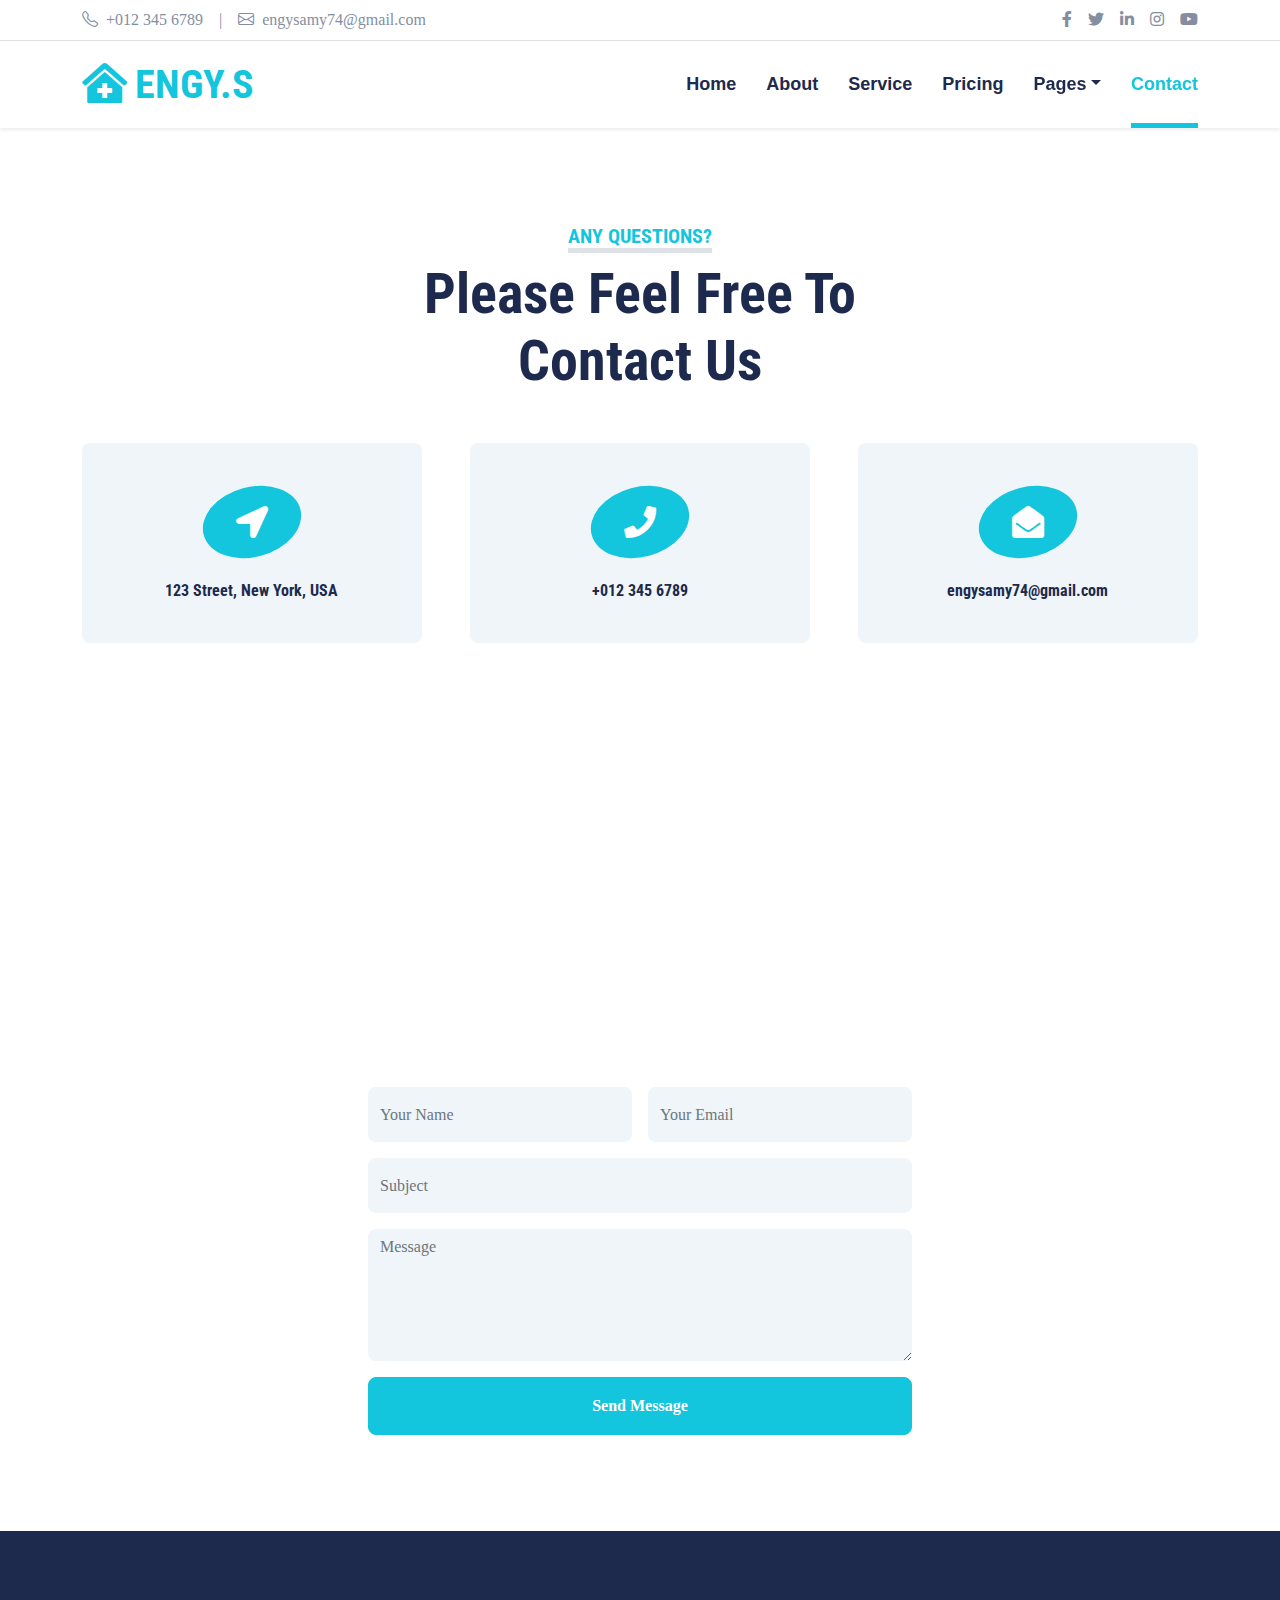
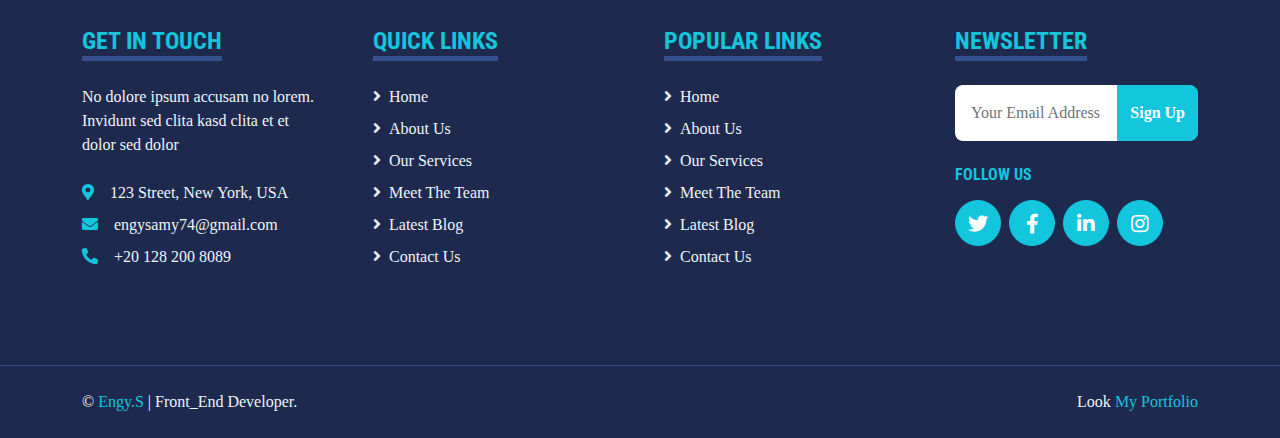
<file: contact.html>
<!DOCTYPE html>
<html lang="en">

<head>
    <meta charset="utf-8">
    <title>Engy.S - Hospital Website Template</title>
    <meta content="width=device-width, initial-scale=1.0" name="viewport">
    <meta content="Free HTML Templates" name="keywords">
    <meta content="Free HTML Templates" name="description">

    <!-- Favicon -->
    <link href="img/icon.png" rel="icon">

    <!-- Google Web Fonts -->
    <link rel="preconnect" href="https://fonts.gstatic.com">
    <link href="https://fonts.googleapis.com/css2?family=Roboto+Condensed:wght@400;700&family=Roboto:wght@400;700&display=swap" rel="stylesheet">  

    <!-- Icon Font Stylesheet -->
    <link href="https://cdnjs.cloudflare.com/ajax/libs/font-awesome/5.15.0/css/all.min.css" rel="stylesheet">
    <link href="https://cdn.jsdelivr.net/npm/bootstrap-icons@1.4.1/font/bootstrap-icons.css" rel="stylesheet">

    <!-- Libraries Stylesheet -->
    <link href="lib/owlcarousel/assets/owl.carousel.min.css" rel="stylesheet">
    <link href="lib/tempusdominus/css/tempusdominus-bootstrap-4.min.css" rel="stylesheet" />

    <!-- Customized Bootstrap Stylesheet -->
    <link href="css/bootstrap.min.css" rel="stylesheet">

    <!-- Template Stylesheet -->
    <link href="css/style.css" rel="stylesheet">
</head>

<body>
    <!-- Topbar Start -->
    <div class="container-fluid py-2 border-bottom d-none d-lg-block">
        <div class="container">
            <div class="row">
                <div class="col-md-6 text-center text-lg-start mb-2 mb-lg-0">
                    <div class="d-inline-flex align-items-center">
                        <a class="text-decoration-none text-body pe-3" href=""><i class="bi bi-telephone me-2"></i>+012 345 6789</a>
                        <span class="text-body">|</span>
                        <a class="text-decoration-none text-body px-3" href=""><i class="bi bi-envelope me-2"></i>engysamy74@gmail.com</a>
                    </div>
                </div>
                <div class="col-md-6 text-center text-lg-end">
                    <div class="d-inline-flex align-items-center">
                        <a class="text-body px-2" href="">
                            <i class="fab fa-facebook-f"></i>
                        </a>
                        <a class="text-body px-2" href="">
                            <i class="fab fa-twitter"></i>
                        </a>
                        <a class="text-body px-2" href="">
                            <i class="fab fa-linkedin-in"></i>
                        </a>
                        <a class="text-body px-2" href="">
                            <i class="fab fa-instagram"></i>
                        </a>
                        <a class="text-body ps-2" href="">
                            <i class="fab fa-youtube"></i>
                        </a>
                    </div>
                </div>
            </div>
        </div>
    </div>
    <!-- Topbar End -->


    <!-- Navbar Start -->
    <div class="container-fluid sticky-top bg-white shadow-sm mb-5">
        <div class="container">
            <nav class="navbar navbar-expand-lg bg-white navbar-light py-3 py-lg-0">
                <a href="index.html" class="navbar-brand">
                    <h1 class="m-0 text-uppercase text-primary"><i class="fa fa-clinic-medical me-2"></i>Engy.S</h1>
                </a>
                <button class="navbar-toggler" type="button" data-bs-toggle="collapse" data-bs-target="#navbarCollapse">
                    <span class="navbar-toggler-icon"></span>
                </button>
                <div class="collapse navbar-collapse" id="navbarCollapse">
                    <div class="navbar-nav ms-auto py-0">
                        <a href="index.html" class="nav-item nav-link">Home</a>
                        <a href="about.html" class="nav-item nav-link">About</a>
                        <a href="service.html" class="nav-item nav-link">Service</a>
                        <a href="price.html" class="nav-item nav-link">Pricing</a>
                        <div class="nav-item dropdown">
                            <a href="#" class="nav-link dropdown-toggle" data-bs-toggle="dropdown">Pages</a>
                            <div class="dropdown-menu m-0">
                                <a href="blog.html" class="dropdown-item">Blog Grid</a>
                                <a href="detail.html" class="dropdown-item">Blog Detail</a>
                                <a href="team.html" class="dropdown-item">The Team</a>
                                <a href="testimonial.html" class="dropdown-item">Testimonial</a>
                                <a href="appointment.html" class="dropdown-item">Appointment</a>
                                <a href="search.html" class="dropdown-item">Search</a>
                            </div>
                        </div>
                        <a href="contact.html" class="nav-item nav-link active">Contact</a>
                    </div>
                </div>
            </nav>
        </div>
    </div>
    <!-- Navbar End -->


    <!-- Contact Start -->
    <div class="container-fluid pt-5">
        <div class="container">
            <div class="text-center mx-auto mb-5" style="max-width: 500px;">
                <h5 class="d-inline-block text-primary text-uppercase border-bottom border-5">Any Questions?</h5>
                <h1 class="display-4">Please Feel Free To Contact Us</h1>
            </div>
            <div class="row g-5 mb-5">
                <div class="col-lg-4">
                    <div class="bg-light rounded d-flex flex-column align-items-center justify-content-center text-center" style="height: 200px;">
                        <div class="d-flex align-items-center justify-content-center bg-primary rounded-circle mb-4" style="width: 100px; height: 70px; transform: rotate(-15deg);">
                            <i class="fa fa-2x fa-location-arrow text-white" style="transform: rotate(15deg);"></i>
                        </div>
                        <h6 class="mb-0">123 Street, New York, USA</h6>
                    </div>
                </div>
                <div class="col-lg-4">
                    <div class="bg-light rounded d-flex flex-column align-items-center justify-content-center text-center" style="height: 200px;">
                        <div class="d-flex align-items-center justify-content-center bg-primary rounded-circle mb-4" style="width: 100px; height: 70px; transform: rotate(-15deg);">
                            <i class="fa fa-2x fa-phone text-white" style="transform: rotate(15deg);"></i>
                        </div>
                        <h6 class="mb-0">+012 345 6789</h6>
                    </div>
                </div>
                <div class="col-lg-4">
                    <div class="bg-light rounded d-flex flex-column align-items-center justify-content-center text-center" style="height: 200px;">
                        <div class="d-flex align-items-center justify-content-center bg-primary rounded-circle mb-4" style="width: 100px; height: 70px; transform: rotate(-15deg);">
                            <i class="fa fa-2x fa-envelope-open text-white" style="transform: rotate(15deg);"></i>
                        </div>
                        <h6 class="mb-0">engysamy74@gmail.com</h6>
                    </div>
                </div>
            </div>
            <div class="row">
                <div class="col-12" style="height: 500px;">
                    <div class="position-relative h-100">
                        <iframe class="position-relative w-100 h-100"
                            src="https://www.google.com/maps/embed?pb=!1m18!1m12!1m3!1d3001156.4288297426!2d-78.01371936852176!3d42.72876761954724!2m3!1f0!2f0!3f0!3m2!1i1024!2i768!4f13.1!3m3!1m2!1s0x4ccc4bf0f123a5a9%3A0xddcfc6c1de189567!2sNew%20York%2C%20USA!5e0!3m2!1sen!2sbd!4v1603794290143!5m2!1sen!2sbd"
                            frameborder="0" style="border:0;" allowfullscreen="" aria-hidden="false"
                            tabindex="0"></iframe>
                    </div>
                </div>
            </div>
            <div class="row justify-content-center position-relative" style="margin-top: -200px; z-index: 1;">
                <div class="col-lg-8">
                    <div class="bg-white rounded p-5 m-5 mb-0">
                        <form>
                            <div class="row g-3">
                                <div class="col-12 col-sm-6">
                                    <input type="text" class="form-control bg-light border-0" placeholder="Your Name" style="height: 55px;">
                                </div>
                                <div class="col-12 col-sm-6">
                                    <input type="email" class="form-control bg-light border-0" placeholder="Your Email" style="height: 55px;">
                                </div>
                                <div class="col-12">
                                    <input type="text" class="form-control bg-light border-0" placeholder="Subject" style="height: 55px;">
                                </div>
                                <div class="col-12">
                                    <textarea class="form-control bg-light border-0" rows="5" placeholder="Message"></textarea>
                                </div>
                                <div class="col-12">
                                    <button class="btn btn-primary w-100 py-3" type="submit">Send Message</button>
                                </div>
                            </div>
                        </form>
                    </div>
                </div>
            </div>
        </div>
    </div>
    <!-- Contact End -->


    <!-- Footer Start -->
    <div class="container-fluid bg-dark text-light mt-5 py-5">
        <div class="container py-5">
            <div class="row g-5">
                <div class="col-lg-3 col-md-6">
                    <h4 class="d-inline-block text-primary text-uppercase border-bottom border-5 border-secondary mb-4">Get In Touch</h4>
                    <p class="mb-4">No dolore ipsum accusam no lorem. Invidunt sed clita kasd clita et et dolor sed dolor</p>
                    <p class="mb-2"><i class="fa fa-map-marker-alt text-primary me-3"></i>123 Street, New York, USA</p>
                    <p class="mb-2"><i class="fa fa-envelope text-primary me-3"></i>engysamy74@gmail.com</p>
                    <p class="mb-0"><i class="fa fa-phone-alt text-primary me-3"></i>+20 128 200 8089</p>
                </div>
                <div class="col-lg-3 col-md-6">
                    <h4 class="d-inline-block text-primary text-uppercase border-bottom border-5 border-secondary mb-4">Quick Links</h4>
                    <div class="d-flex flex-column justify-content-start">
                        <a class="text-light mb-2" href="index.html"><i class="fa fa-angle-right me-2"></i>Home</a>
                        <a class="text-light mb-2" href="about.html"><i class="fa fa-angle-right me-2"></i>About Us</a>
                        <a class="text-light mb-2" href="service.html"><i class="fa fa-angle-right me-2"></i>Our Services</a>
                        <a class="text-light mb-2" href="#"><i class="fa fa-angle-right me-2"></i>Meet The Team</a>
                        <a class="text-light mb-2" href="blog.html"><i class="fa fa-angle-right me-2"></i>Latest Blog</a>
                        <a class="text-light" href="contact.html"><i class="fa fa-angle-right me-2"></i>Contact Us</a>
                    </div>
                </div>
                <div class="col-lg-3 col-md-6">
                    <h4 class="d-inline-block text-primary text-uppercase border-bottom border-5 border-secondary mb-4">Popular Links</h4>
                    <div class="d-flex flex-column justify-content-start">
                        <a class="text-light mb-2" href="index.html"><i class="fa fa-angle-right me-2"></i>Home</a>
                        <a class="text-light mb-2" href="about.html"><i class="fa fa-angle-right me-2"></i>About Us</a>
                        <a class="text-light mb-2" href="service.html"><i class="fa fa-angle-right me-2"></i>Our Services</a>
                        <a class="text-light mb-2" href="#"><i class="fa fa-angle-right me-2"></i>Meet The Team</a>
                        <a class="text-light mb-2" href="blog.html"><i class="fa fa-angle-right me-2"></i>Latest Blog</a>
                        <a class="text-light" href="contact.html"><i class="fa fa-angle-right me-2"></i>Contact Us</a>
                    </div>
                </div>
                <div class="col-lg-3 col-md-6">
                    <h4 class="d-inline-block text-primary text-uppercase border-bottom border-5 border-secondary mb-4">Newsletter</h4>
                    <form action="">
                        <div class="input-group">
                            <input type="text" class="form-control p-3 border-0" placeholder="Your Email Address">
                            <button class="btn btn-primary">Sign Up</button>
                        </div>
                    </form>
                    <h6 class="text-primary text-uppercase mt-4 mb-3">Follow Us</h6>
                    <div class="d-flex">
                        <a class="btn btn-lg btn-primary btn-lg-square rounded-circle me-2" href="#"><i class="fab fa-twitter"></i></a>
                        <a class="btn btn-lg btn-primary btn-lg-square rounded-circle me-2" href="#"><i class="fab fa-facebook-f"></i></a>
                        <a class="btn btn-lg btn-primary btn-lg-square rounded-circle me-2" href="#"><i class="fab fa-linkedin-in"></i></a>
                        <a class="btn btn-lg btn-primary btn-lg-square rounded-circle" href="#"><i class="fab fa-instagram"></i></a>
                    </div>
                </div>
            </div>
        </div>
    </div>
    <div class="container-fluid bg-dark text-light border-top border-secondary py-4">
        <div class="container">
            <div class="row g-5">
                <div class="col-md-6 text-center text-md-start">
                    <p class="mb-md-0">&copy; <a class="text-primary" href="#">Engy.S </a>| Front_End Developer.</p>
                </div>
                <div class="col-md-6 text-center text-md-end">
                    <p class="mb-0">Look <a class="text-primary" href="https://engysamyy.github.io/My-Portfolio/">My Portfolio</a></p>
                </div>
            </div>
        </div>
    </div>
    <!-- Footer End -->


    <!-- Back to Top -->
    <a href="#" class="btn btn-lg btn-primary btn-lg-square back-to-top"><i class="bi bi-arrow-up"></i></a>


    <!-- JavaScript Libraries -->
    <script src="https://code.jquery.com/jquery-3.4.1.min.js"></script>
    <script src="https://cdn.jsdelivr.net/npm/bootstrap@5.0.0/dist/js/bootstrap.bundle.min.js"></script>
    <script src="lib/easing/easing.min.js"></script>
    <script src="lib/waypoints/waypoints.min.js"></script>
    <script src="lib/owlcarousel/owl.carousel.min.js"></script>
    <script src="lib/tempusdominus/js/moment.min.js"></script>
    <script src="lib/tempusdominus/js/moment-timezone.min.js"></script>
    <script src="lib/tempusdominus/js/tempusdominus-bootstrap-4.min.js"></script>

    <!-- Template Javascript -->
    <script src="js/main.js"></script>
</body>

</html>
</file>
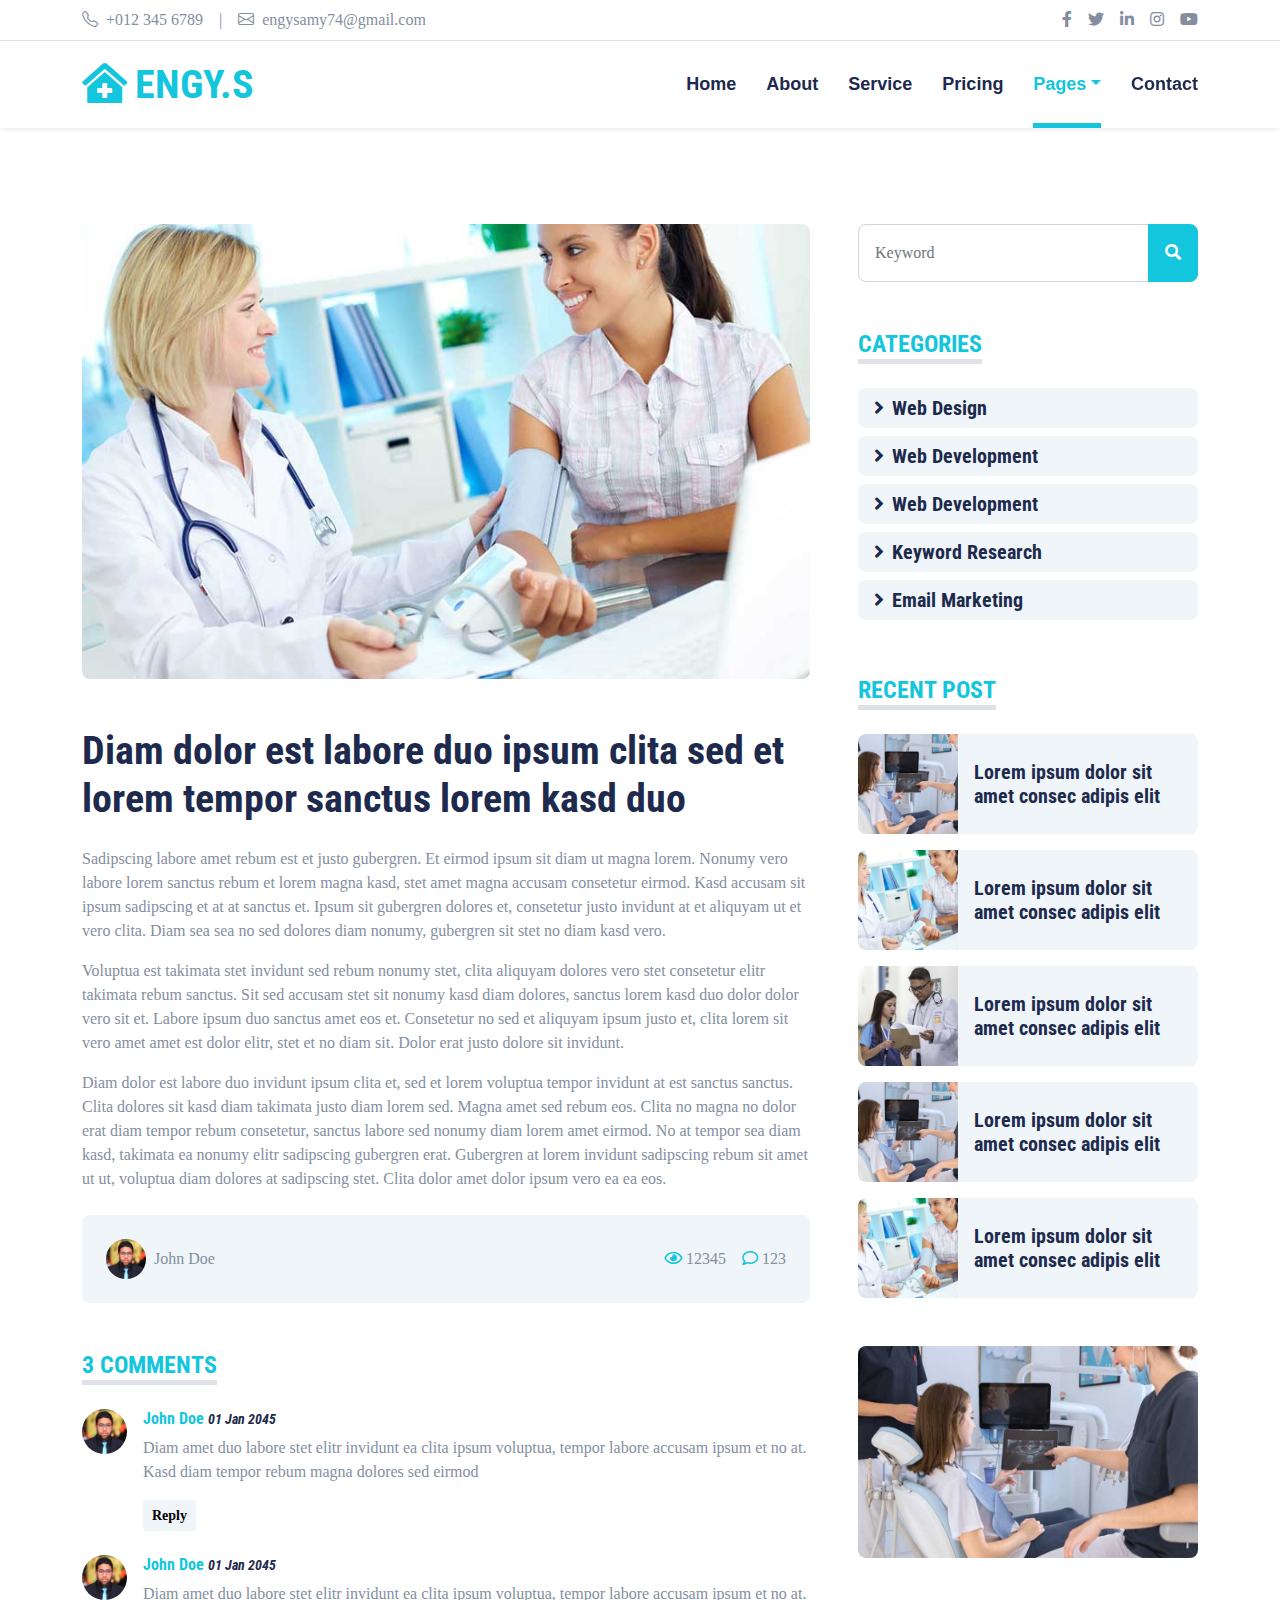
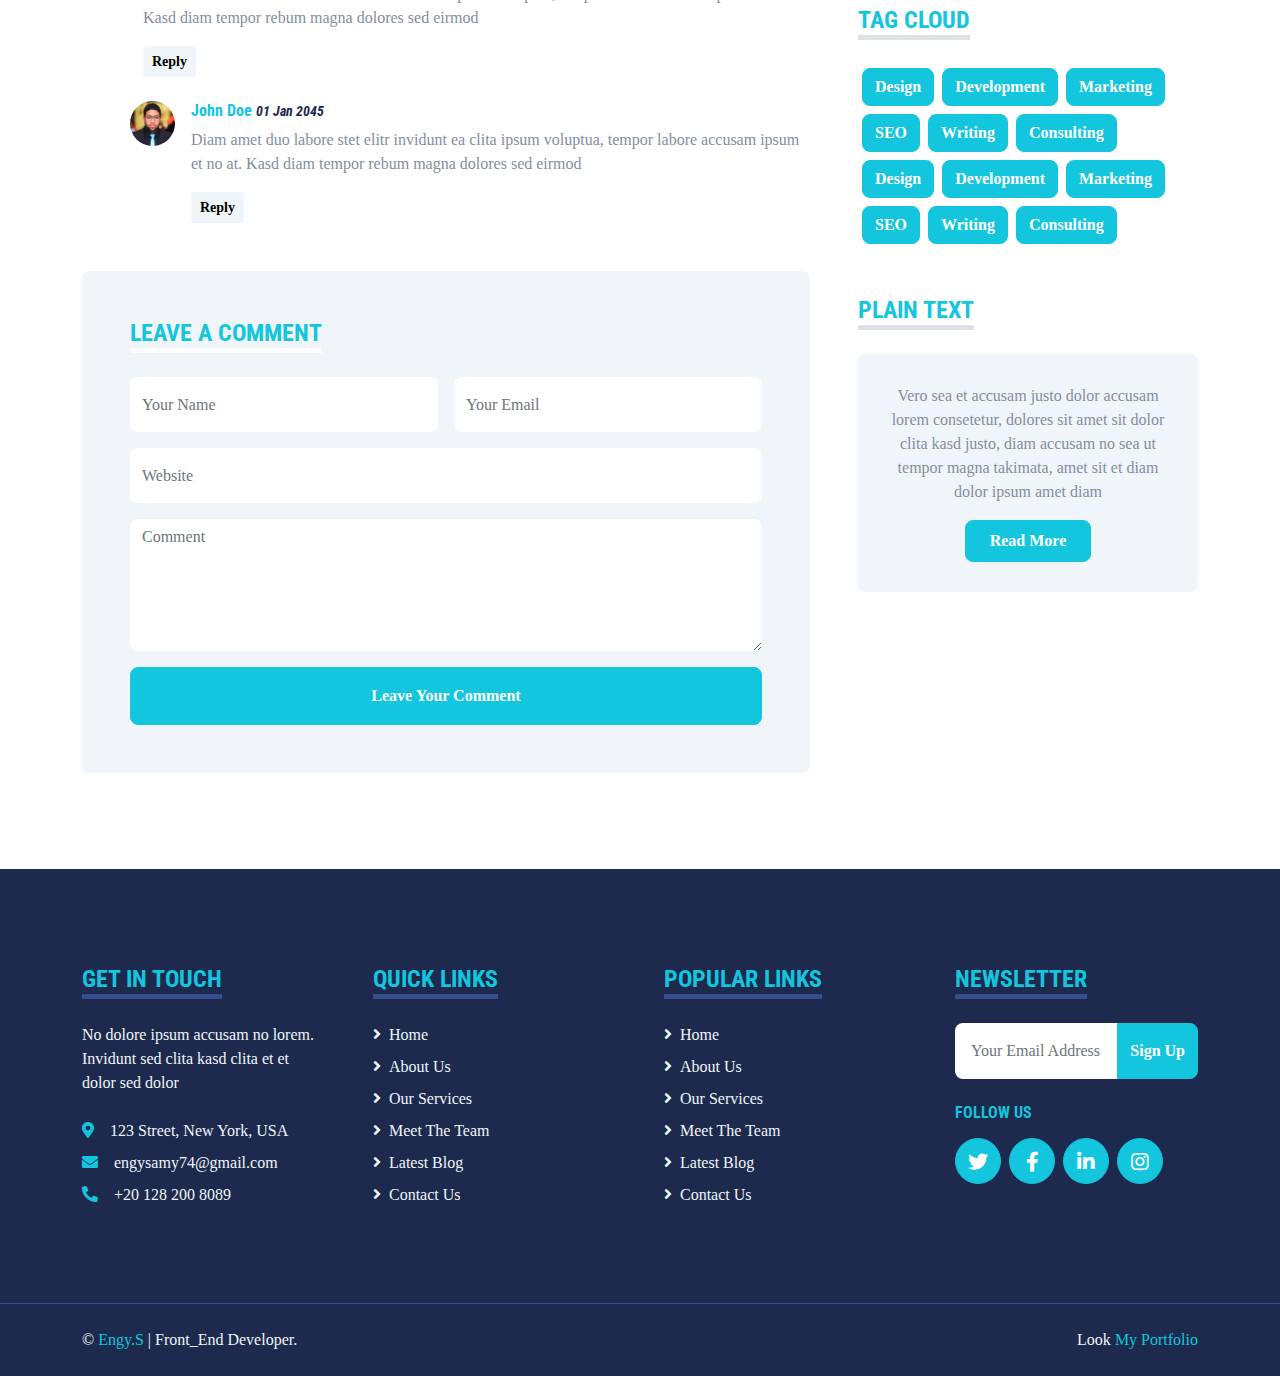
<file: detail.html>
<!DOCTYPE html>
<html lang="en">

<head>
    <meta charset="utf-8">
    <title>Engy.S - Hospital Website Template</title>
    <meta content="width=device-width, initial-scale=1.0" name="viewport">
    <meta content="Free HTML Templates" name="keywords">
    <meta content="Free HTML Templates" name="description">

    <!-- Favicon -->
    <link href="img/icon.png" rel="icon">

    <!-- Google Web Fonts -->
    <link rel="preconnect" href="https://fonts.gstatic.com">
    <link href="https://fonts.googleapis.com/css2?family=Roboto+Condensed:wght@400;700&family=Roboto:wght@400;700&display=swap" rel="stylesheet">  

    <!-- Icon Font Stylesheet -->
    <link href="https://cdnjs.cloudflare.com/ajax/libs/font-awesome/5.15.0/css/all.min.css" rel="stylesheet">
    <link href="https://cdn.jsdelivr.net/npm/bootstrap-icons@1.4.1/font/bootstrap-icons.css" rel="stylesheet">

    <!-- Libraries Stylesheet -->
    <link href="lib/owlcarousel/assets/owl.carousel.min.css" rel="stylesheet">
    <link href="lib/tempusdominus/css/tempusdominus-bootstrap-4.min.css" rel="stylesheet" />

    <!-- Customized Bootstrap Stylesheet -->
    <link href="css/bootstrap.min.css" rel="stylesheet">

    <!-- Template Stylesheet -->
    <link href="css/style.css" rel="stylesheet">
</head>

<body>
    <!-- Topbar Start -->
    <div class="container-fluid py-2 border-bottom d-none d-lg-block">
        <div class="container">
            <div class="row">
                <div class="col-md-6 text-center text-lg-start mb-2 mb-lg-0">
                    <div class="d-inline-flex align-items-center">
                        <a class="text-decoration-none text-body pe-3" href=""><i class="bi bi-telephone me-2"></i>+012 345 6789</a>
                        <span class="text-body">|</span>
                        <a class="text-decoration-none text-body px-3" href=""><i class="bi bi-envelope me-2"></i>engysamy74@gmail.com</a>
                    </div>
                </div>
                <div class="col-md-6 text-center text-lg-end">
                    <div class="d-inline-flex align-items-center">
                        <a class="text-body px-2" href="">
                            <i class="fab fa-facebook-f"></i>
                        </a>
                        <a class="text-body px-2" href="">
                            <i class="fab fa-twitter"></i>
                        </a>
                        <a class="text-body px-2" href="">
                            <i class="fab fa-linkedin-in"></i>
                        </a>
                        <a class="text-body px-2" href="">
                            <i class="fab fa-instagram"></i>
                        </a>
                        <a class="text-body ps-2" href="">
                            <i class="fab fa-youtube"></i>
                        </a>
                    </div>
                </div>
            </div>
        </div>
    </div>
    <!-- Topbar End -->


    <!-- Navbar Start -->
    <div class="container-fluid sticky-top bg-white shadow-sm mb-5">
        <div class="container">
            <nav class="navbar navbar-expand-lg bg-white navbar-light py-3 py-lg-0">
                <a href="index.html" class="navbar-brand">
                    <h1 class="m-0 text-uppercase text-primary"><i class="fa fa-clinic-medical me-2"></i>Engy.S</h1>
                </a>
                <button class="navbar-toggler" type="button" data-bs-toggle="collapse" data-bs-target="#navbarCollapse">
                    <span class="navbar-toggler-icon"></span>
                </button>
                <div class="collapse navbar-collapse" id="navbarCollapse">
                    <div class="navbar-nav ms-auto py-0">
                        <a href="index.html" class="nav-item nav-link">Home</a>
                        <a href="about.html" class="nav-item nav-link">About</a>
                        <a href="service.html" class="nav-item nav-link">Service</a>
                        <a href="price.html" class="nav-item nav-link">Pricing</a>
                        <div class="nav-item dropdown">
                            <a href="#" class="nav-link dropdown-toggle active" data-bs-toggle="dropdown">Pages</a>
                            <div class="dropdown-menu m-0">
                                <a href="blog.html" class="dropdown-item">Blog Grid</a>
                                <a href="detail.html" class="dropdown-item active">Blog Detail</a>
                                <a href="team.html" class="dropdown-item">The Team</a>
                                <a href="testimonial.html" class="dropdown-item">Testimonial</a>
                                <a href="appointment.html" class="dropdown-item">Appointment</a>
                                <a href="search.html" class="dropdown-item">Search</a>
                            </div>
                        </div>
                        <a href="contact.html" class="nav-item nav-link">Contact</a>
                    </div>
                </div>
            </nav>
        </div>
    </div>
    <!-- Navbar End -->


    <!-- Blog Start -->
    <div class="container py-5">
        <div class="row g-5">
            <div class="col-lg-8">
                <!-- Blog Detail Start -->
                <div class="mb-5">
                    <img class="img-fluid w-100 rounded mb-5" src="img/blog-2.jpg" alt="">
                    <h1 class="mb-4">Diam dolor est labore duo ipsum clita sed et lorem tempor sanctus lorem kasd duo</h1>
                    <p>Sadipscing labore amet rebum est et justo gubergren. Et eirmod ipsum sit diam ut
                        magna lorem. Nonumy vero labore lorem sanctus rebum et lorem magna kasd, stet
                        amet magna accusam consetetur eirmod. Kasd accusam sit ipsum sadipscing et at at
                        sanctus et. Ipsum sit gubergren dolores et, consetetur justo invidunt at et
                        aliquyam ut et vero clita. Diam sea sea no sed dolores diam nonumy, gubergren
                        sit stet no diam kasd vero.</p>
                    <p>Voluptua est takimata stet invidunt sed rebum nonumy stet, clita aliquyam dolores
                        vero stet consetetur elitr takimata rebum sanctus. Sit sed accusam stet sit
                        nonumy kasd diam dolores, sanctus lorem kasd duo dolor dolor vero sit et. Labore
                        ipsum duo sanctus amet eos et. Consetetur no sed et aliquyam ipsum justo et,
                        clita lorem sit vero amet amet est dolor elitr, stet et no diam sit. Dolor erat
                        justo dolore sit invidunt.</p>
                    <p>Diam dolor est labore duo invidunt ipsum clita et, sed et lorem voluptua tempor
                        invidunt at est sanctus sanctus. Clita dolores sit kasd diam takimata justo diam
                        lorem sed. Magna amet sed rebum eos. Clita no magna no dolor erat diam tempor
                        rebum consetetur, sanctus labore sed nonumy diam lorem amet eirmod. No at tempor
                        sea diam kasd, takimata ea nonumy elitr sadipscing gubergren erat. Gubergren at
                        lorem invidunt sadipscing rebum sit amet ut ut, voluptua diam dolores at
                        sadipscing stet. Clita dolor amet dolor ipsum vero ea ea eos.</p>
                    <div class="d-flex justify-content-between bg-light rounded p-4 mt-4 mb-4">
                        <div class="d-flex align-items-center">
                            <img class="rounded-circle me-2" src="img/user.jpg" width="40" height="40" alt="">
                            <span>John Doe</span>
                        </div>
                        <div class="d-flex align-items-center">
                            <span class="ms-3"><i class="far fa-eye text-primary me-1"></i>12345</span>
                            <span class="ms-3"><i class="far fa-comment text-primary me-1"></i>123</span>
                        </div>
                    </div>
                </div>
                <!-- Blog Detail End -->

                <!-- Comment List Start -->
                <div class="mb-5">
                    <h4 class="d-inline-block text-primary text-uppercase border-bottom border-5 mb-4">3 Comments</h4>
                    <div class="d-flex mb-4">
                        <img src="img/user.jpg" class="img-fluid rounded-circle" style="width: 45px; height: 45px;">
                        <div class="ps-3">
                            <h6><a href="">John Doe</a> <small><i>01 Jan 2045</i></small></h6>
                            <p>Diam amet duo labore stet elitr invidunt ea clita ipsum voluptua, tempor labore
                                accusam ipsum et no at. Kasd diam tempor rebum magna dolores sed eirmod</p>
                            <button class="btn btn-sm btn-light">Reply</button>
                        </div>
                    </div>
                    <div class="d-flex mb-4">
                        <img src="img/user.jpg" class="img-fluid rounded-circle" style="width: 45px; height: 45px;">
                        <div class="ps-3">
                            <h6><a href="">John Doe</a> <small><i>01 Jan 2045</i></small></h6>
                            <p>Diam amet duo labore stet elitr invidunt ea clita ipsum voluptua, tempor labore
                                accusam ipsum et no at. Kasd diam tempor rebum magna dolores sed eirmod</p>
                            <button class="btn btn-sm btn-light">Reply</button>
                        </div>
                    </div>
                    <div class="d-flex ms-5 mb-4">
                        <img src="img/user.jpg" class="img-fluid rounded-circle" style="width: 45px; height: 45px;">
                        <div class="ps-3">
                            <h6><a href="">John Doe</a> <small><i>01 Jan 2045</i></small></h6>
                            <p>Diam amet duo labore stet elitr invidunt ea clita ipsum voluptua, tempor labore
                                accusam ipsum et no at. Kasd diam tempor rebum magna dolores sed eirmod</p>
                            <button class="btn btn-sm btn-light">Reply</button>
                        </div>
                    </div>
                </div>
                <!-- Comment List End -->

                <!-- Comment Form Start -->
                <div class="bg-light rounded p-5">
                    <h4 class="d-inline-block text-primary text-uppercase border-bottom border-5 border-white mb-4">Leave a comment</h4>
                    <form>
                        <div class="row g-3">
                            <div class="col-12 col-sm-6">
                                <input type="text" class="form-control bg-white border-0" placeholder="Your Name" style="height: 55px;">
                            </div>
                            <div class="col-12 col-sm-6">
                                <input type="email" class="form-control bg-white border-0" placeholder="Your Email" style="height: 55px;">
                            </div>
                            <div class="col-12">
                                <input type="text" class="form-control bg-white border-0" placeholder="Website" style="height: 55px;">
                            </div>
                            <div class="col-12">
                                <textarea class="form-control bg-white border-0" rows="5" placeholder="Comment"></textarea>
                            </div>
                            <div class="col-12">
                                <button class="btn btn-primary w-100 py-3" type="submit">Leave Your Comment</button>
                            </div>
                        </div>
                    </form>
                </div>
                <!-- Comment Form End -->
            </div>

            <!-- Sidebar Start -->
            <div class="col-lg-4">
                <!-- Search Form Start -->
                <div class="mb-5">
                    <div class="input-group">
                        <input type="text" class="form-control p-3" placeholder="Keyword">
                        <button class="btn btn-primary px-3"><i class="fa fa-search"></i></button>
                    </div>
                </div>
                <!-- Search Form End -->

                <!-- Category Start -->
                <div class="mb-5">
                    <h4 class="d-inline-block text-primary text-uppercase border-bottom border-5 mb-4">Categories</h4>
                    <div class="d-flex flex-column justify-content-start">
                        <a class="h5 bg-light rounded py-2 px-3 mb-2" href="#"><i class="fa fa-angle-right me-2"></i>Web Design</a>
                        <a class="h5 bg-light rounded py-2 px-3 mb-2" href="#"><i class="fa fa-angle-right me-2"></i>Web Development</a>
                        <a class="h5 bg-light rounded py-2 px-3 mb-2" href="#"><i class="fa fa-angle-right me-2"></i>Web Development</a>
                        <a class="h5 bg-light rounded py-2 px-3 mb-2" href="#"><i class="fa fa-angle-right me-2"></i>Keyword Research</a>
                        <a class="h5 bg-light rounded py-2 px-3 mb-2" href="#"><i class="fa fa-angle-right me-2"></i>Email Marketing</a>
                    </div>
                </div>
                <!-- Category End -->

                <!-- Recent Post Start -->
                <div class="mb-5">
                    <h4 class="d-inline-block text-primary text-uppercase border-bottom border-5 mb-4">Recent Post</h4>
                    <div class="d-flex rounded overflow-hidden mb-3">
                        <img class="img-fluid" src="img/blog-1.jpg" style="width: 100px; height: 100px; object-fit: cover;" alt="">
                        <a href="" class="h5 d-flex align-items-center bg-light px-3 mb-0">Lorem ipsum dolor sit amet consec adipis elit
                        </a>
                    </div>
                    <div class="d-flex rounded overflow-hidden mb-3">
                        <img class="img-fluid" src="img/blog-2.jpg" style="width: 100px; height: 100px; object-fit: cover;" alt="">
                        <a href="" class="h5 d-flex align-items-center bg-light px-3 mb-0">Lorem ipsum dolor sit amet consec adipis elit
                        </a>
                    </div>
                    <div class="d-flex rounded overflow-hidden mb-3">
                        <img class="img-fluid" src="img/blog-3.jpg" style="width: 100px; height: 100px; object-fit: cover;" alt="">
                        <a href="" class="h5 d-flex align-items-center bg-light px-3 mb-0">Lorem ipsum dolor sit amet consec adipis elit
                        </a>
                    </div>
                    <div class="d-flex rounded overflow-hidden mb-3">
                        <img class="img-fluid" src="img/blog-1.jpg" style="width: 100px; height: 100px; object-fit: cover;" alt="">
                        <a href="" class="h5 d-flex align-items-center bg-light px-3 mb-0">Lorem ipsum dolor sit amet consec adipis elit
                        </a>
                    </div>
                    <div class="d-flex rounded overflow-hidden mb-3">
                        <img class="img-fluid" src="img/blog-2.jpg" style="width: 100px; height: 100px; object-fit: cover;" alt="">
                        <a href="" class="h5 d-flex align-items-center bg-light px-3 mb-0">Lorem ipsum dolor sit amet consec adipis elit
                        </a>
                    </div>
                </div>
                <!-- Recent Post End -->

                <!-- Image Start -->
                <div class="mb-5">
                    <img src="img/blog-1.jpg" alt="" class="img-fluid rounded">
                </div>
                <!-- Image End -->

                <!-- Tags Start -->
                <div class="mb-5">
                    <h4 class="d-inline-block text-primary text-uppercase border-bottom border-5 mb-4">Tag Cloud</h4>
                    <div class="d-flex flex-wrap m-n1">
                        <a href="" class="btn btn-primary m-1">Design</a>
                        <a href="" class="btn btn-primary m-1">Development</a>
                        <a href="" class="btn btn-primary m-1">Marketing</a>
                        <a href="" class="btn btn-primary m-1">SEO</a>
                        <a href="" class="btn btn-primary m-1">Writing</a>
                        <a href="" class="btn btn-primary m-1">Consulting</a>
                        <a href="" class="btn btn-primary m-1">Design</a>
                        <a href="" class="btn btn-primary m-1">Development</a>
                        <a href="" class="btn btn-primary m-1">Marketing</a>
                        <a href="" class="btn btn-primary m-1">SEO</a>
                        <a href="" class="btn btn-primary m-1">Writing</a>
                        <a href="" class="btn btn-primary m-1">Consulting</a>
                    </div>
                </div>
                <!-- Tags End -->

                <!-- Plain Text Start -->
                <div>
                    <h4 class="d-inline-block text-primary text-uppercase border-bottom border-5 mb-4">Plain Text</h4>
                    <div class="bg-light rounded text-center" style="padding: 30px;">
                        <p>Vero sea et accusam justo dolor accusam lorem consetetur, dolores sit amet sit dolor clita kasd justo, diam accusam no sea ut tempor magna takimata, amet sit et diam dolor ipsum amet diam</p>
                        <a href="" class="btn btn-primary py-2 px-4">Read More</a>
                    </div>
                </div>
                <!-- Plain Text End -->
            </div>
            <!-- Sidebar End -->
        </div>
    </div>
    <!-- Blog End -->


    <!-- Footer Start -->
    <div class="container-fluid bg-dark text-light mt-5 py-5">
        <div class="container py-5">
            <div class="row g-5">
                <div class="col-lg-3 col-md-6">
                    <h4 class="d-inline-block text-primary text-uppercase border-bottom border-5 border-secondary mb-4">Get In Touch</h4>
                    <p class="mb-4">No dolore ipsum accusam no lorem. Invidunt sed clita kasd clita et et dolor sed dolor</p>
                    <p class="mb-2"><i class="fa fa-map-marker-alt text-primary me-3"></i>123 Street, New York, USA</p>
                    <p class="mb-2"><i class="fa fa-envelope text-primary me-3"></i>engysamy74@gmail.com</p>
                    <p class="mb-0"><i class="fa fa-phone-alt text-primary me-3"></i>+20 128 200 8089</p>
                </div>
                <div class="col-lg-3 col-md-6">
                    <h4 class="d-inline-block text-primary text-uppercase border-bottom border-5 border-secondary mb-4">Quick Links</h4>
                    <div class="d-flex flex-column justify-content-start">
                        <a class="text-light mb-2" href="index.html"><i class="fa fa-angle-right me-2"></i>Home</a>
                        <a class="text-light mb-2" href="about.html"><i class="fa fa-angle-right me-2"></i>About Us</a>
                        <a class="text-light mb-2" href="service.html"><i class="fa fa-angle-right me-2"></i>Our Services</a>
                        <a class="text-light mb-2" href="#"><i class="fa fa-angle-right me-2"></i>Meet The Team</a>
                        <a class="text-light mb-2" href="blog.html"><i class="fa fa-angle-right me-2"></i>Latest Blog</a>
                        <a class="text-light" href="contact.html"><i class="fa fa-angle-right me-2"></i>Contact Us</a>
                    </div>
                </div>
                <div class="col-lg-3 col-md-6">
                    <h4 class="d-inline-block text-primary text-uppercase border-bottom border-5 border-secondary mb-4">Popular Links</h4>
                    <div class="d-flex flex-column justify-content-start">
                        <a class="text-light mb-2" href="index.html"><i class="fa fa-angle-right me-2"></i>Home</a>
                        <a class="text-light mb-2" href="about.html"><i class="fa fa-angle-right me-2"></i>About Us</a>
                        <a class="text-light mb-2" href="service.html"><i class="fa fa-angle-right me-2"></i>Our Services</a>
                        <a class="text-light mb-2" href="#"><i class="fa fa-angle-right me-2"></i>Meet The Team</a>
                        <a class="text-light mb-2" href="blog.html"><i class="fa fa-angle-right me-2"></i>Latest Blog</a>
                        <a class="text-light" href="contact.html"><i class="fa fa-angle-right me-2"></i>Contact Us</a>
                    </div>
                </div>
                <div class="col-lg-3 col-md-6">
                    <h4 class="d-inline-block text-primary text-uppercase border-bottom border-5 border-secondary mb-4">Newsletter</h4>
                    <form action="">
                        <div class="input-group">
                            <input type="text" class="form-control p-3 border-0" placeholder="Your Email Address">
                            <button class="btn btn-primary">Sign Up</button>
                        </div>
                    </form>
                    <h6 class="text-primary text-uppercase mt-4 mb-3">Follow Us</h6>
                    <div class="d-flex">
                        <a class="btn btn-lg btn-primary btn-lg-square rounded-circle me-2" href="#"><i class="fab fa-twitter"></i></a>
                        <a class="btn btn-lg btn-primary btn-lg-square rounded-circle me-2" href="#"><i class="fab fa-facebook-f"></i></a>
                        <a class="btn btn-lg btn-primary btn-lg-square rounded-circle me-2" href="#"><i class="fab fa-linkedin-in"></i></a>
                        <a class="btn btn-lg btn-primary btn-lg-square rounded-circle" href="#"><i class="fab fa-instagram"></i></a>
                    </div>
                </div>
            </div>
        </div>
    </div>
    <div class="container-fluid bg-dark text-light border-top border-secondary py-4">
        <div class="container">
            <div class="row g-5">
                <div class="col-md-6 text-center text-md-start">
                    <p class="mb-md-0">&copy; <a class="text-primary" href="#">Engy.S </a>| Front_End Developer.</p>
                </div>
                <div class="col-md-6 text-center text-md-end">
                    <p class="mb-0">Look <a class="text-primary" href="https://engysamyy.github.io/My-Portfolio/">My Portfolio</a></p>
                </div>
            </div>
        </div>
    </div>
    <!-- Footer End -->


    <!-- Back to Top -->
    <a href="#" class="btn btn-lg btn-primary btn-lg-square back-to-top"><i class="bi bi-arrow-up"></i></a>


    <!-- JavaScript Libraries -->
    <script src="https://code.jquery.com/jquery-3.4.1.min.js"></script>
    <script src="https://cdn.jsdelivr.net/npm/bootstrap@5.0.0/dist/js/bootstrap.bundle.min.js"></script>
    <script src="lib/easing/easing.min.js"></script>
    <script src="lib/waypoints/waypoints.min.js"></script>
    <script src="lib/owlcarousel/owl.carousel.min.js"></script>
    <script src="lib/tempusdominus/js/moment.min.js"></script>
    <script src="lib/tempusdominus/js/moment-timezone.min.js"></script>
    <script src="lib/tempusdominus/js/tempusdominus-bootstrap-4.min.js"></script>

    <!-- Template Javascript -->
    <script src="js/main.js"></script>
</body>

</html>
</file>
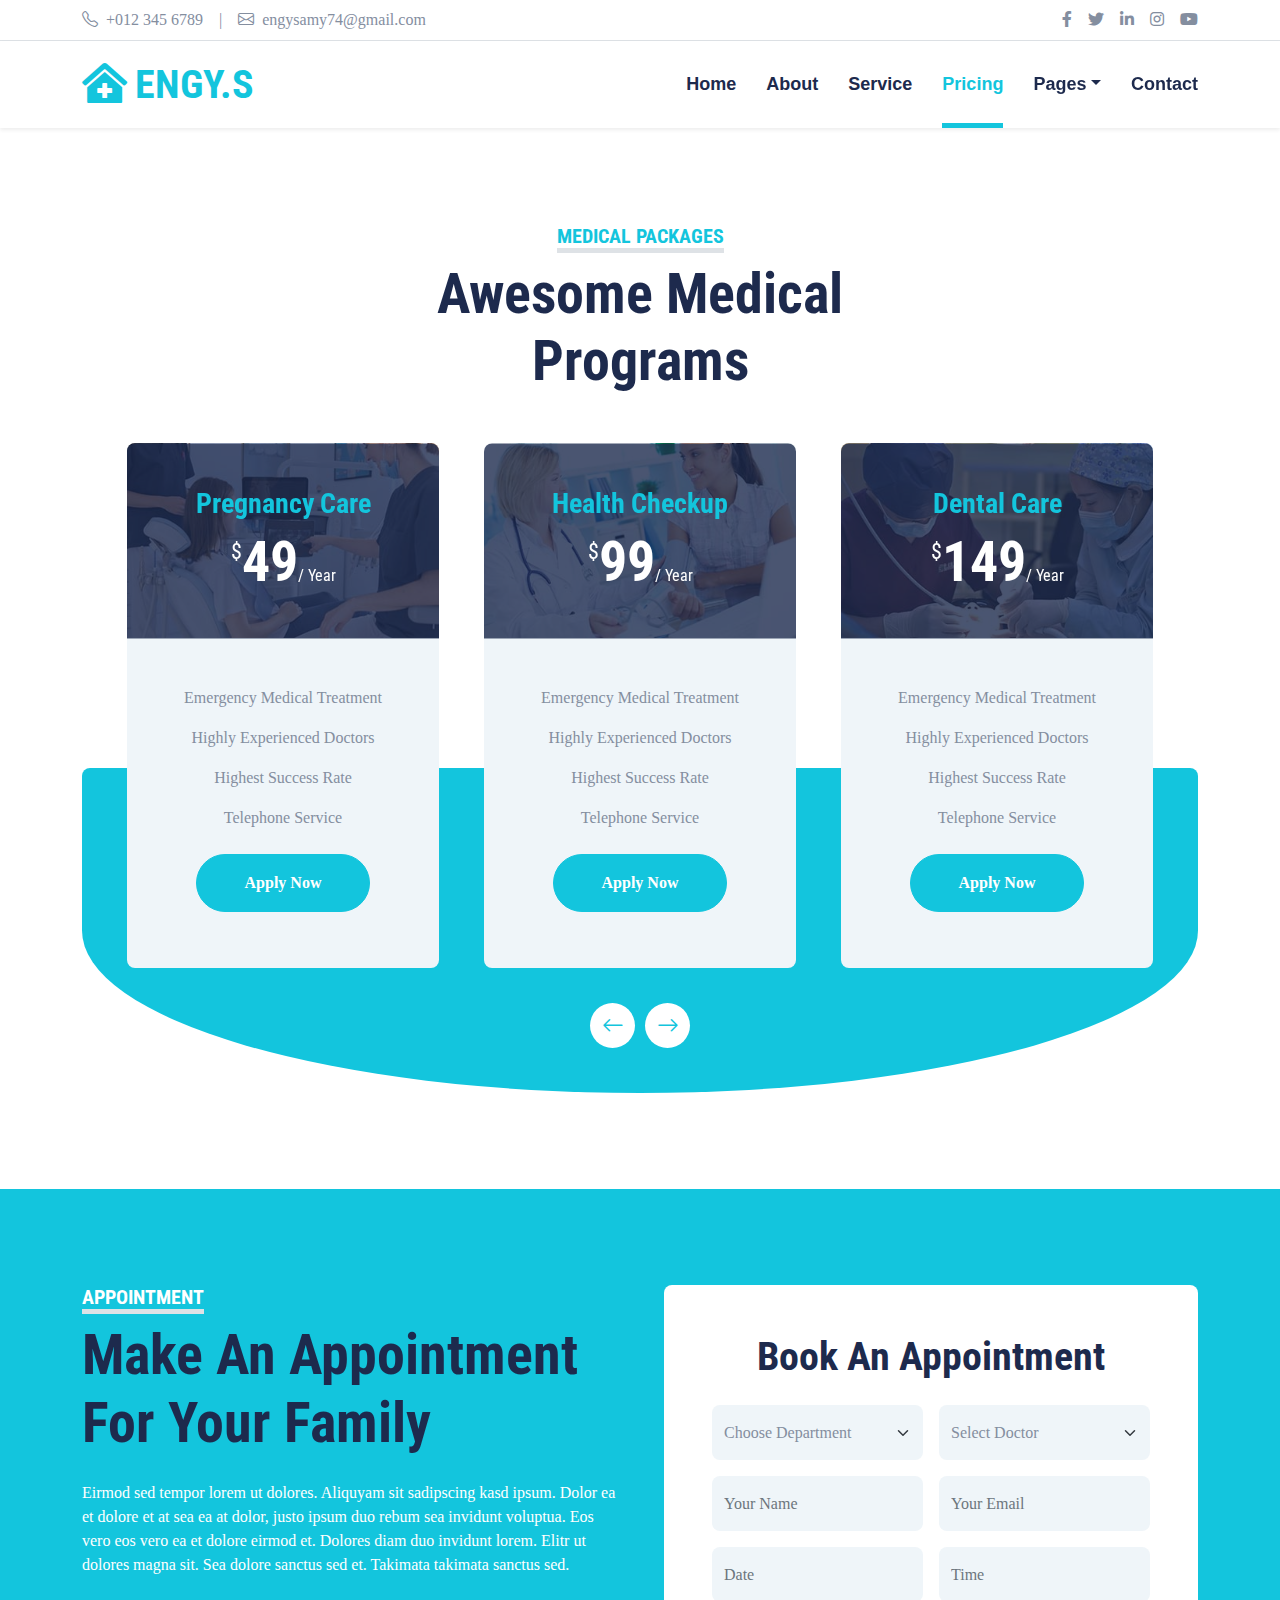
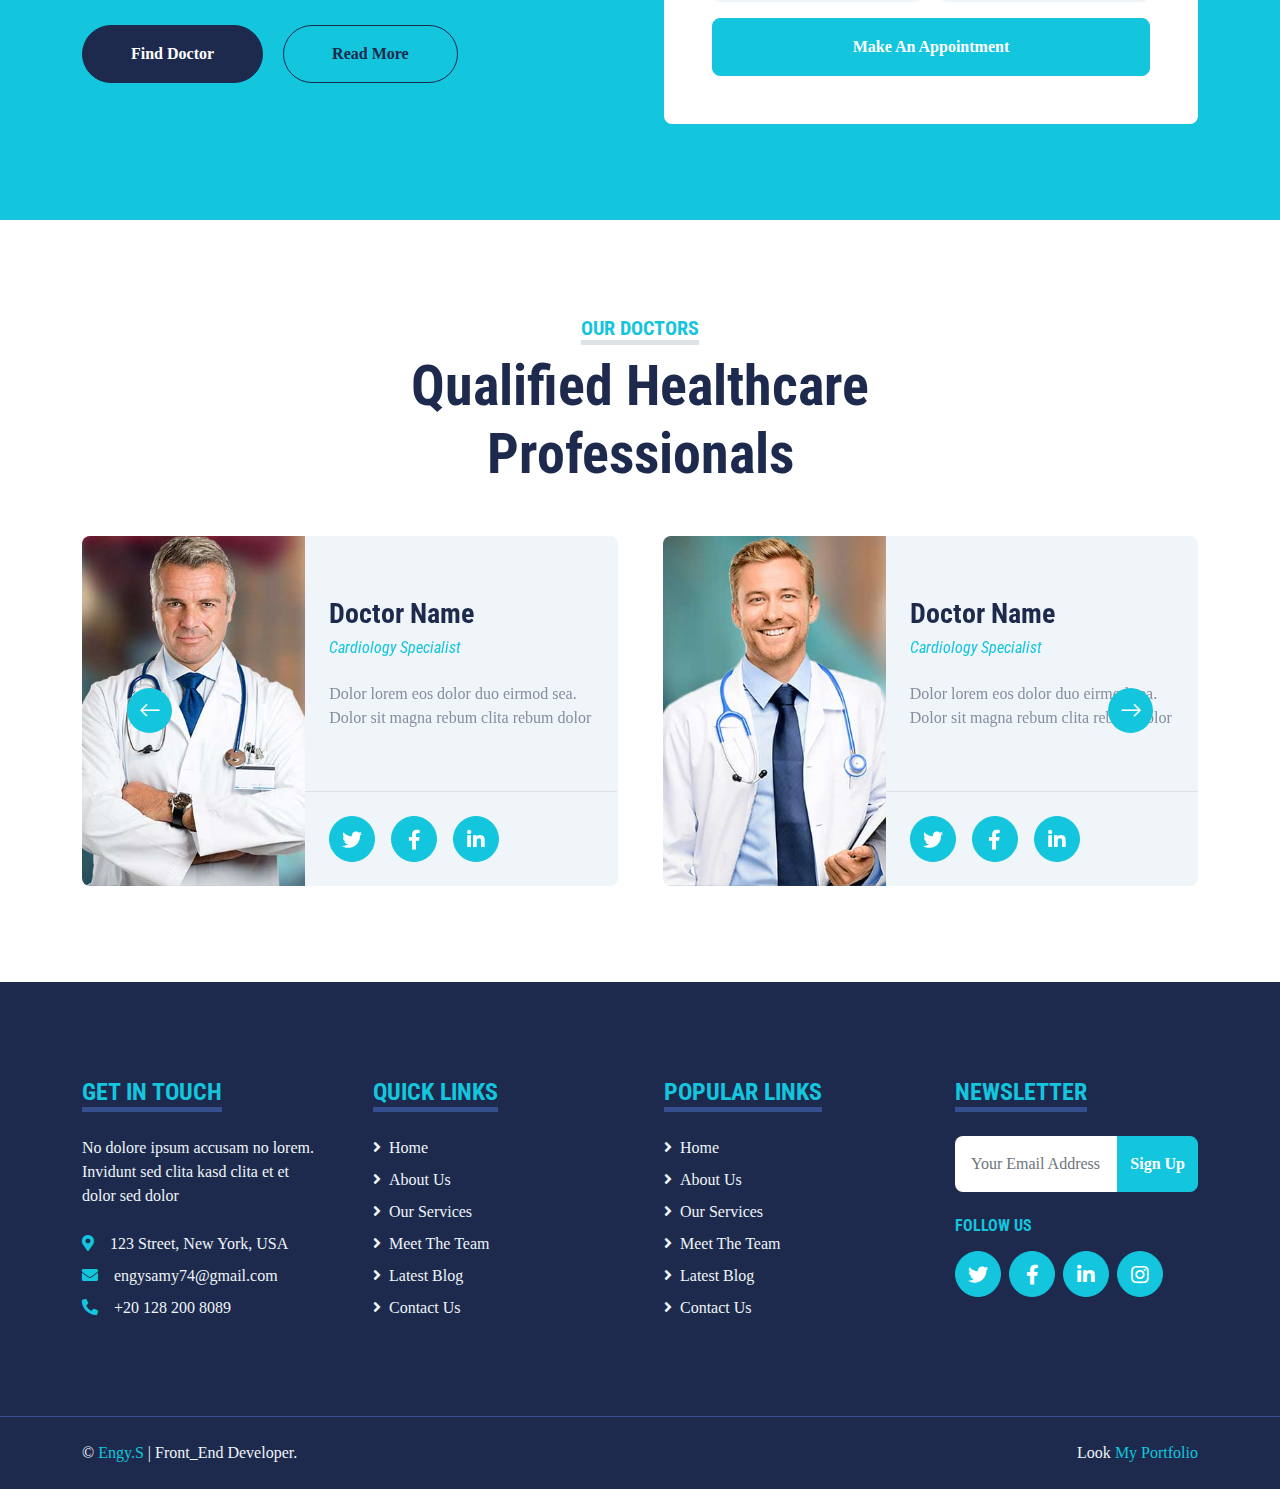
<file: price.html>
<!DOCTYPE html>
<html lang="en">

<head>
    <meta charset="utf-8">
    <title>Engy.S - Hospital Website Template</title>
    <meta content="width=device-width, initial-scale=1.0" name="viewport">
    <meta content="Free HTML Templates" name="keywords">
    <meta content="Free HTML Templates" name="description">

    <!-- Favicon -->
    <link href="img/favicon.ico" rel="icon">

    <!-- Google Web Fonts -->
    <link rel="preconnect" href="https://fonts.gstatic.com">
    <link href="https://fonts.googleapis.com/css2?family=Roboto+Condensed:wght@400;700&family=Roboto:wght@400;700&display=swap" rel="stylesheet">  

    <!-- Icon Font Stylesheet -->
    <link href="https://cdnjs.cloudflare.com/ajax/libs/font-awesome/5.15.0/css/all.min.css" rel="stylesheet">
    <link href="https://cdn.jsdelivr.net/npm/bootstrap-icons@1.4.1/font/bootstrap-icons.css" rel="stylesheet">

    <!-- Libraries Stylesheet -->
    <link href="lib/owlcarousel/assets/owl.carousel.min.css" rel="stylesheet">
    <link href="lib/tempusdominus/css/tempusdominus-bootstrap-4.min.css" rel="stylesheet" />

    <!-- Customized Bootstrap Stylesheet -->
    <link href="css/bootstrap.min.css" rel="stylesheet">

    <!-- Template Stylesheet -->
    <link href="css/style.css" rel="stylesheet">
</head>

<body>
    <!-- Topbar Start -->
    <div class="container-fluid py-2 border-bottom d-none d-lg-block">
        <div class="container">
            <div class="row">
                <div class="col-md-6 text-center text-lg-start mb-2 mb-lg-0">
                    <div class="d-inline-flex align-items-center">
                        <a class="text-decoration-none text-body pe-3" href=""><i class="bi bi-telephone me-2"></i>+012 345 6789</a>
                        <span class="text-body">|</span>
                        <a class="text-decoration-none text-body px-3" href=""><i class="bi bi-envelope me-2"></i>engysamy74@gmail.com</a>
                    </div>
                </div>
                <div class="col-md-6 text-center text-lg-end">
                    <div class="d-inline-flex align-items-center">
                        <a class="text-body px-2" href="">
                            <i class="fab fa-facebook-f"></i>
                        </a>
                        <a class="text-body px-2" href="">
                            <i class="fab fa-twitter"></i>
                        </a>
                        <a class="text-body px-2" href="">
                            <i class="fab fa-linkedin-in"></i>
                        </a>
                        <a class="text-body px-2" href="">
                            <i class="fab fa-instagram"></i>
                        </a>
                        <a class="text-body ps-2" href="">
                            <i class="fab fa-youtube"></i>
                        </a>
                    </div>
                </div>
            </div>
        </div>
    </div>
    <!-- Topbar End -->


    <!-- Navbar Start -->
    <div class="container-fluid sticky-top bg-white shadow-sm mb-5">
        <div class="container">
            <nav class="navbar navbar-expand-lg bg-white navbar-light py-3 py-lg-0">
                <a href="index.html" class="navbar-brand">
                    <h1 class="m-0 text-uppercase text-primary"><i class="fa fa-clinic-medical me-2"></i>Engy.S</h1>
                </a>
                <button class="navbar-toggler" type="button" data-bs-toggle="collapse" data-bs-target="#navbarCollapse">
                    <span class="navbar-toggler-icon"></span>
                </button>
                <div class="collapse navbar-collapse" id="navbarCollapse">
                    <div class="navbar-nav ms-auto py-0">
                        <a href="index.html" class="nav-item nav-link">Home</a>
                        <a href="about.html" class="nav-item nav-link">About</a>
                        <a href="service.html" class="nav-item nav-link">Service</a>
                        <a href="price.html" class="nav-item nav-link active">Pricing</a>
                        <div class="nav-item dropdown">
                            <a href="#" class="nav-link dropdown-toggle" data-bs-toggle="dropdown">Pages</a>
                            <div class="dropdown-menu m-0">
                                <a href="blog.html" class="dropdown-item">Blog Grid</a>
                                <a href="detail.html" class="dropdown-item">Blog Detail</a>
                                <a href="team.html" class="dropdown-item">The Team</a>
                                <a href="testimonial.html" class="dropdown-item">Testimonial</a>
                                <a href="appointment.html" class="dropdown-item">Appointment</a>
                                <a href="search.html" class="dropdown-item">Search</a>
                            </div>
                        </div>
                        <a href="contact.html" class="nav-item nav-link">Contact</a>
                    </div>
                </div>
            </nav>
        </div>
    </div>
    <!-- Navbar End -->


    <!-- Pricing Plan Start -->
    <div class="container-fluid py-5">
        <div class="container">
            <div class="text-center mx-auto mb-5" style="max-width: 500px;">
                <h5 class="d-inline-block text-primary text-uppercase border-bottom border-5">Medical Packages</h5>
                <h1 class="display-4">Awesome Medical Programs</h1>
            </div>
            <div class="owl-carousel price-carousel position-relative" style="padding: 0 45px 45px 45px;">
                <div class="bg-light rounded text-center">
                    <div class="position-relative">
                        <img class="img-fluid rounded-top" src="img/price-1.jpg" alt="">
                        <div class="position-absolute w-100 h-100 top-50 start-50 translate-middle rounded-top d-flex flex-column align-items-center justify-content-center" style="background: rgba(29, 42, 77, .8);">
                            <h3 class="text-primary">Pregnancy Care</h3>
                            <h1 class="display-4 text-white mb-0">
                                <small class="align-top fw-normal" style="font-size: 22px; line-height: 45px;">$</small>49<small class="align-bottom fw-normal" style="font-size: 16px; line-height: 40px;">/ Year</small>
                            </h1>
                        </div>
                    </div>
                    <div class="text-center py-5">
                        <p>Emergency Medical Treatment</p>
                        <p>Highly Experienced Doctors</p>
                        <p>Highest Success Rate</p>
                        <p>Telephone Service</p>
                        <a href="" class="btn btn-primary rounded-pill py-3 px-5 my-2">Apply Now</a>
                    </div>
                </div>
                <div class="bg-light rounded text-center">
                    <div class="position-relative">
                        <img class="img-fluid rounded-top" src="img/price-2.jpg" alt="">
                        <div class="position-absolute w-100 h-100 top-50 start-50 translate-middle rounded-top d-flex flex-column align-items-center justify-content-center" style="background: rgba(29, 42, 77, .8);">
                            <h3 class="text-primary">Health Checkup</h3>
                            <h1 class="display-4 text-white mb-0">
                                <small class="align-top fw-normal" style="font-size: 22px; line-height: 45px;">$</small>99<small class="align-bottom fw-normal" style="font-size: 16px; line-height: 40px;">/ Year</small>
                            </h1>
                        </div>
                    </div>
                    <div class="text-center py-5">
                        <p>Emergency Medical Treatment</p>
                        <p>Highly Experienced Doctors</p>
                        <p>Highest Success Rate</p>
                        <p>Telephone Service</p>
                        <a href="" class="btn btn-primary rounded-pill py-3 px-5 my-2">Apply Now</a>
                    </div>
                </div>
                <div class="bg-light rounded text-center">
                    <div class="position-relative">
                        <img class="img-fluid rounded-top" src="img/price-3.jpg" alt="">
                        <div class="position-absolute w-100 h-100 top-50 start-50 translate-middle rounded-top d-flex flex-column align-items-center justify-content-center" style="background: rgba(29, 42, 77, .8);">
                            <h3 class="text-primary">Dental Care</h3>
                            <h1 class="display-4 text-white mb-0">
                                <small class="align-top fw-normal" style="font-size: 22px; line-height: 45px;">$</small>149<small class="align-bottom fw-normal" style="font-size: 16px; line-height: 40px;">/ Year</small>
                            </h1>
                        </div>
                    </div>
                    <div class="text-center py-5">
                        <p>Emergency Medical Treatment</p>
                        <p>Highly Experienced Doctors</p>
                        <p>Highest Success Rate</p>
                        <p>Telephone Service</p>
                        <a href="" class="btn btn-primary rounded-pill py-3 px-5 my-2">Apply Now</a>
                    </div>
                </div>
                <div class="bg-light rounded text-center">
                    <div class="position-relative">
                        <img class="img-fluid rounded-top" src="img/price-4.jpg" alt="">
                        <div class="position-absolute w-100 h-100 top-50 start-50 translate-middle rounded-top d-flex flex-column align-items-center justify-content-center" style="background: rgba(29, 42, 77, .8);">
                            <h3 class="text-primary">Operation & Surgery</h3>
                            <h1 class="display-4 text-white mb-0">
                                <small class="align-top fw-normal" style="font-size: 22px; line-height: 45px;">$</small>199<small class="align-bottom fw-normal" style="font-size: 16px; line-height: 40px;">/ Year</small>
                            </h1>
                        </div>
                    </div>
                    <div class="text-center py-5">
                        <p>Emergency Medical Treatment</p>
                        <p>Highly Experienced Doctors</p>
                        <p>Highest Success Rate</p>
                        <p>Telephone Service</p>
                        <a href="" class="btn btn-primary rounded-pill py-3 px-5 my-2">Apply Now</a>
                    </div>
                </div>
            </div>
        </div>
    </div>
    <!-- Pricing Plan End -->


    <!-- Appointment Start -->
    <div class="container-fluid bg-primary my-5 py-5">
        <div class="container py-5">
            <div class="row gx-5">
                <div class="col-lg-6 mb-5 mb-lg-0">
                    <div class="mb-4">
                        <h5 class="d-inline-block text-white text-uppercase border-bottom border-5">Appointment</h5>
                        <h1 class="display-4">Make An Appointment For Your Family</h1>
                    </div>
                    <p class="text-white mb-5">Eirmod sed tempor lorem ut dolores. Aliquyam sit sadipscing kasd ipsum. Dolor ea et dolore et at sea ea at dolor, justo ipsum duo rebum sea invidunt voluptua. Eos vero eos vero ea et dolore eirmod et. Dolores diam duo invidunt lorem. Elitr ut dolores magna sit. Sea dolore sanctus sed et. Takimata takimata sanctus sed.</p>
                    <a class="btn btn-dark rounded-pill py-3 px-5 me-3" href="">Find Doctor</a>
                    <a class="btn btn-outline-dark rounded-pill py-3 px-5" href="">Read More</a>
                </div>
                <div class="col-lg-6">
                    <div class="bg-white text-center rounded p-5">
                        <h1 class="mb-4">Book An Appointment</h1>
                        <form>
                            <div class="row g-3">
                                <div class="col-12 col-sm-6">
                                    <select class="form-select bg-light border-0" style="height: 55px;">
                                        <option selected>Choose Department</option>
                                        <option value="1">Department 1</option>
                                        <option value="2">Department 2</option>
                                        <option value="3">Department 3</option>
                                    </select>
                                </div>
                                <div class="col-12 col-sm-6">
                                    <select class="form-select bg-light border-0" style="height: 55px;">
                                        <option selected>Select Doctor</option>
                                        <option value="1">Doctor 1</option>
                                        <option value="2">Doctor 2</option>
                                        <option value="3">Doctor 3</option>
                                    </select>
                                </div>
                                <div class="col-12 col-sm-6">
                                    <input type="text" class="form-control bg-light border-0" placeholder="Your Name" style="height: 55px;">
                                </div>
                                <div class="col-12 col-sm-6">
                                    <input type="email" class="form-control bg-light border-0" placeholder="Your Email" style="height: 55px;">
                                </div>
                                <div class="col-12 col-sm-6">
                                    <div class="date" id="date" data-target-input="nearest">
                                        <input type="text"
                                            class="form-control bg-light border-0 datetimepicker-input"
                                            placeholder="Date" data-target="#date" data-toggle="datetimepicker" style="height: 55px;">
                                    </div>
                                </div>
                                <div class="col-12 col-sm-6">
                                    <div class="time" id="time" data-target-input="nearest">
                                        <input type="text"
                                            class="form-control bg-light border-0 datetimepicker-input"
                                            placeholder="Time" data-target="#time" data-toggle="datetimepicker" style="height: 55px;">
                                    </div>
                                </div>
                                <div class="col-12">
                                    <button class="btn btn-primary w-100 py-3" type="submit">Make An Appointment</button>
                                </div>
                            </div>
                        </form>
                    </div>
                </div>
            </div>
        </div>
    </div>
    <!-- Appointment End -->


    <!-- Team Start -->
    <div class="container-fluid py-5">
        <div class="container">
            <div class="text-center mx-auto mb-5" style="max-width: 500px;">
                <h5 class="d-inline-block text-primary text-uppercase border-bottom border-5">Our Doctors</h5>
                <h1 class="display-4">Qualified Healthcare Professionals</h1>
            </div>
            <div class="owl-carousel team-carousel position-relative">
                <div class="team-item">
                    <div class="row g-0 bg-light rounded overflow-hidden">
                        <div class="col-12 col-sm-5 h-100">
                            <img class="img-fluid h-100" src="img/team-1.jpg" style="object-fit: cover;">
                        </div>
                        <div class="col-12 col-sm-7 h-100 d-flex flex-column">
                            <div class="mt-auto p-4">
                                <h3>Doctor Name</h3>
                                <h6 class="fw-normal fst-italic text-primary mb-4">Cardiology Specialist</h6>
                                <p class="m-0">Dolor lorem eos dolor duo eirmod sea. Dolor sit magna rebum clita rebum dolor</p>
                            </div>
                            <div class="d-flex mt-auto border-top p-4">
                                <a class="btn btn-lg btn-primary btn-lg-square rounded-circle me-3" href="#"><i class="fab fa-twitter"></i></a>
                                <a class="btn btn-lg btn-primary btn-lg-square rounded-circle me-3" href="#"><i class="fab fa-facebook-f"></i></a>
                                <a class="btn btn-lg btn-primary btn-lg-square rounded-circle" href="#"><i class="fab fa-linkedin-in"></i></a>
                            </div>
                        </div>
                    </div>
                </div>
                <div class="team-item">
                    <div class="row g-0 bg-light rounded overflow-hidden">
                        <div class="col-12 col-sm-5 h-100">
                            <img class="img-fluid h-100" src="img/team-2.jpg" style="object-fit: cover;">
                        </div>
                        <div class="col-12 col-sm-7 h-100 d-flex flex-column">
                            <div class="mt-auto p-4">
                                <h3>Doctor Name</h3>
                                <h6 class="fw-normal fst-italic text-primary mb-4">Cardiology Specialist</h6>
                                <p class="m-0">Dolor lorem eos dolor duo eirmod sea. Dolor sit magna rebum clita rebum dolor</p>
                            </div>
                            <div class="d-flex mt-auto border-top p-4">
                                <a class="btn btn-lg btn-primary btn-lg-square rounded-circle me-3" href="#"><i class="fab fa-twitter"></i></a>
                                <a class="btn btn-lg btn-primary btn-lg-square rounded-circle me-3" href="#"><i class="fab fa-facebook-f"></i></a>
                                <a class="btn btn-lg btn-primary btn-lg-square rounded-circle" href="#"><i class="fab fa-linkedin-in"></i></a>
                            </div>
                        </div>
                    </div>
                </div>
                <div class="team-item">
                    <div class="row g-0 bg-light rounded overflow-hidden">
                        <div class="col-12 col-sm-5 h-100">
                            <img class="img-fluid h-100" src="img/team-3.jpg" style="object-fit: cover;">
                        </div>
                        <div class="col-12 col-sm-7 h-100 d-flex flex-column">
                            <div class="mt-auto p-4">
                                <h3>Doctor Name</h3>
                                <h6 class="fw-normal fst-italic text-primary mb-4">Cardiology Specialist</h6>
                                <p class="m-0">Dolor lorem eos dolor duo eirmod sea. Dolor sit magna rebum clita rebum dolor</p>
                            </div>
                            <div class="d-flex mt-auto border-top p-4">
                                <a class="btn btn-lg btn-primary btn-lg-square rounded-circle me-3" href="#"><i class="fab fa-twitter"></i></a>
                                <a class="btn btn-lg btn-primary btn-lg-square rounded-circle me-3" href="#"><i class="fab fa-facebook-f"></i></a>
                                <a class="btn btn-lg btn-primary btn-lg-square rounded-circle" href="#"><i class="fab fa-linkedin-in"></i></a>
                            </div>
                        </div>
                    </div>
                </div>
            </div>
        </div>
    </div>
    <!-- Team End -->


    <!-- Footer Start -->
    <div class="container-fluid bg-dark text-light mt-5 py-5">
        <div class="container py-5">
            <div class="row g-5">
                <div class="col-lg-3 col-md-6">
                    <h4 class="d-inline-block text-primary text-uppercase border-bottom border-5 border-secondary mb-4">Get In Touch</h4>
                    <p class="mb-4">No dolore ipsum accusam no lorem. Invidunt sed clita kasd clita et et dolor sed dolor</p>
                    <p class="mb-2"><i class="fa fa-map-marker-alt text-primary me-3"></i>123 Street, New York, USA</p>
                    <p class="mb-2"><i class="fa fa-envelope text-primary me-3"></i>engysamy74@gmail.com</p>
                    <p class="mb-0"><i class="fa fa-phone-alt text-primary me-3"></i>+20 128 200 8089</p>
                </div>
                <div class="col-lg-3 col-md-6">
                    <h4 class="d-inline-block text-primary text-uppercase border-bottom border-5 border-secondary mb-4">Quick Links</h4>
                    <div class="d-flex flex-column justify-content-start">
                        <a class="text-light mb-2" href="index.html"><i class="fa fa-angle-right me-2"></i>Home</a>
                        <a class="text-light mb-2" href="about.html"><i class="fa fa-angle-right me-2"></i>About Us</a>
                        <a class="text-light mb-2" href="service.html"><i class="fa fa-angle-right me-2"></i>Our Services</a>
                        <a class="text-light mb-2" href="#"><i class="fa fa-angle-right me-2"></i>Meet The Team</a>
                        <a class="text-light mb-2" href="blog.html"><i class="fa fa-angle-right me-2"></i>Latest Blog</a>
                        <a class="text-light" href="contact.html"><i class="fa fa-angle-right me-2"></i>Contact Us</a>
                    </div>
                </div>
                <div class="col-lg-3 col-md-6">
                    <h4 class="d-inline-block text-primary text-uppercase border-bottom border-5 border-secondary mb-4">Popular Links</h4>
                    <div class="d-flex flex-column justify-content-start">
                        <a class="text-light mb-2" href="index.html"><i class="fa fa-angle-right me-2"></i>Home</a>
                        <a class="text-light mb-2" href="about.html"><i class="fa fa-angle-right me-2"></i>About Us</a>
                        <a class="text-light mb-2" href="service.html"><i class="fa fa-angle-right me-2"></i>Our Services</a>
                        <a class="text-light mb-2" href="#"><i class="fa fa-angle-right me-2"></i>Meet The Team</a>
                        <a class="text-light mb-2" href="blog.html"><i class="fa fa-angle-right me-2"></i>Latest Blog</a>
                        <a class="text-light" href="contact.html"><i class="fa fa-angle-right me-2"></i>Contact Us</a>
                    </div>
                </div>
                <div class="col-lg-3 col-md-6">
                    <h4 class="d-inline-block text-primary text-uppercase border-bottom border-5 border-secondary mb-4">Newsletter</h4>
                    <form action="">
                        <div class="input-group">
                            <input type="text" class="form-control p-3 border-0" placeholder="Your Email Address">
                            <button class="btn btn-primary">Sign Up</button>
                        </div>
                    </form>
                    <h6 class="text-primary text-uppercase mt-4 mb-3">Follow Us</h6>
                    <div class="d-flex">
                        <a class="btn btn-lg btn-primary btn-lg-square rounded-circle me-2" href="#"><i class="fab fa-twitter"></i></a>
                        <a class="btn btn-lg btn-primary btn-lg-square rounded-circle me-2" href="#"><i class="fab fa-facebook-f"></i></a>
                        <a class="btn btn-lg btn-primary btn-lg-square rounded-circle me-2" href="#"><i class="fab fa-linkedin-in"></i></a>
                        <a class="btn btn-lg btn-primary btn-lg-square rounded-circle" href="#"><i class="fab fa-instagram"></i></a>
                    </div>
                </div>
            </div>
        </div>
    </div>
    <div class="container-fluid bg-dark text-light border-top border-secondary py-4">
        <div class="container">
            <div class="row g-5">
                <div class="col-md-6 text-center text-md-start">
                    <p class="mb-md-0">&copy; <a class="text-primary" href="#">Engy.S </a>| Front_End Developer.</p>
                </div>
                <div class="col-md-6 text-center text-md-end">
                    <p class="mb-0">Look <a class="text-primary" href="https://engysamyy.github.io/My-Portfolio/">My Portfolio</a></p>
                </div>
            </div>
        </div>
    </div>
    <!-- Footer End -->


    <!-- Back to Top -->
    <a href="#" class="btn btn-lg btn-primary btn-lg-square back-to-top"><i class="bi bi-arrow-up"></i></a>


    <!-- JavaScript Libraries -->
    <script src="https://code.jquery.com/jquery-3.4.1.min.js"></script>
    <script src="https://cdn.jsdelivr.net/npm/bootstrap@5.0.0/dist/js/bootstrap.bundle.min.js"></script>
    <script src="lib/easing/easing.min.js"></script>
    <script src="lib/waypoints/waypoints.min.js"></script>
    <script src="lib/owlcarousel/owl.carousel.min.js"></script>
    <script src="lib/tempusdominus/js/moment.min.js"></script>
    <script src="lib/tempusdominus/js/moment-timezone.min.js"></script>
    <script src="lib/tempusdominus/js/tempusdominus-bootstrap-4.min.js"></script>

    <!-- Template Javascript -->
    <script src="js/main.js"></script>
</body>

</html>
</file>
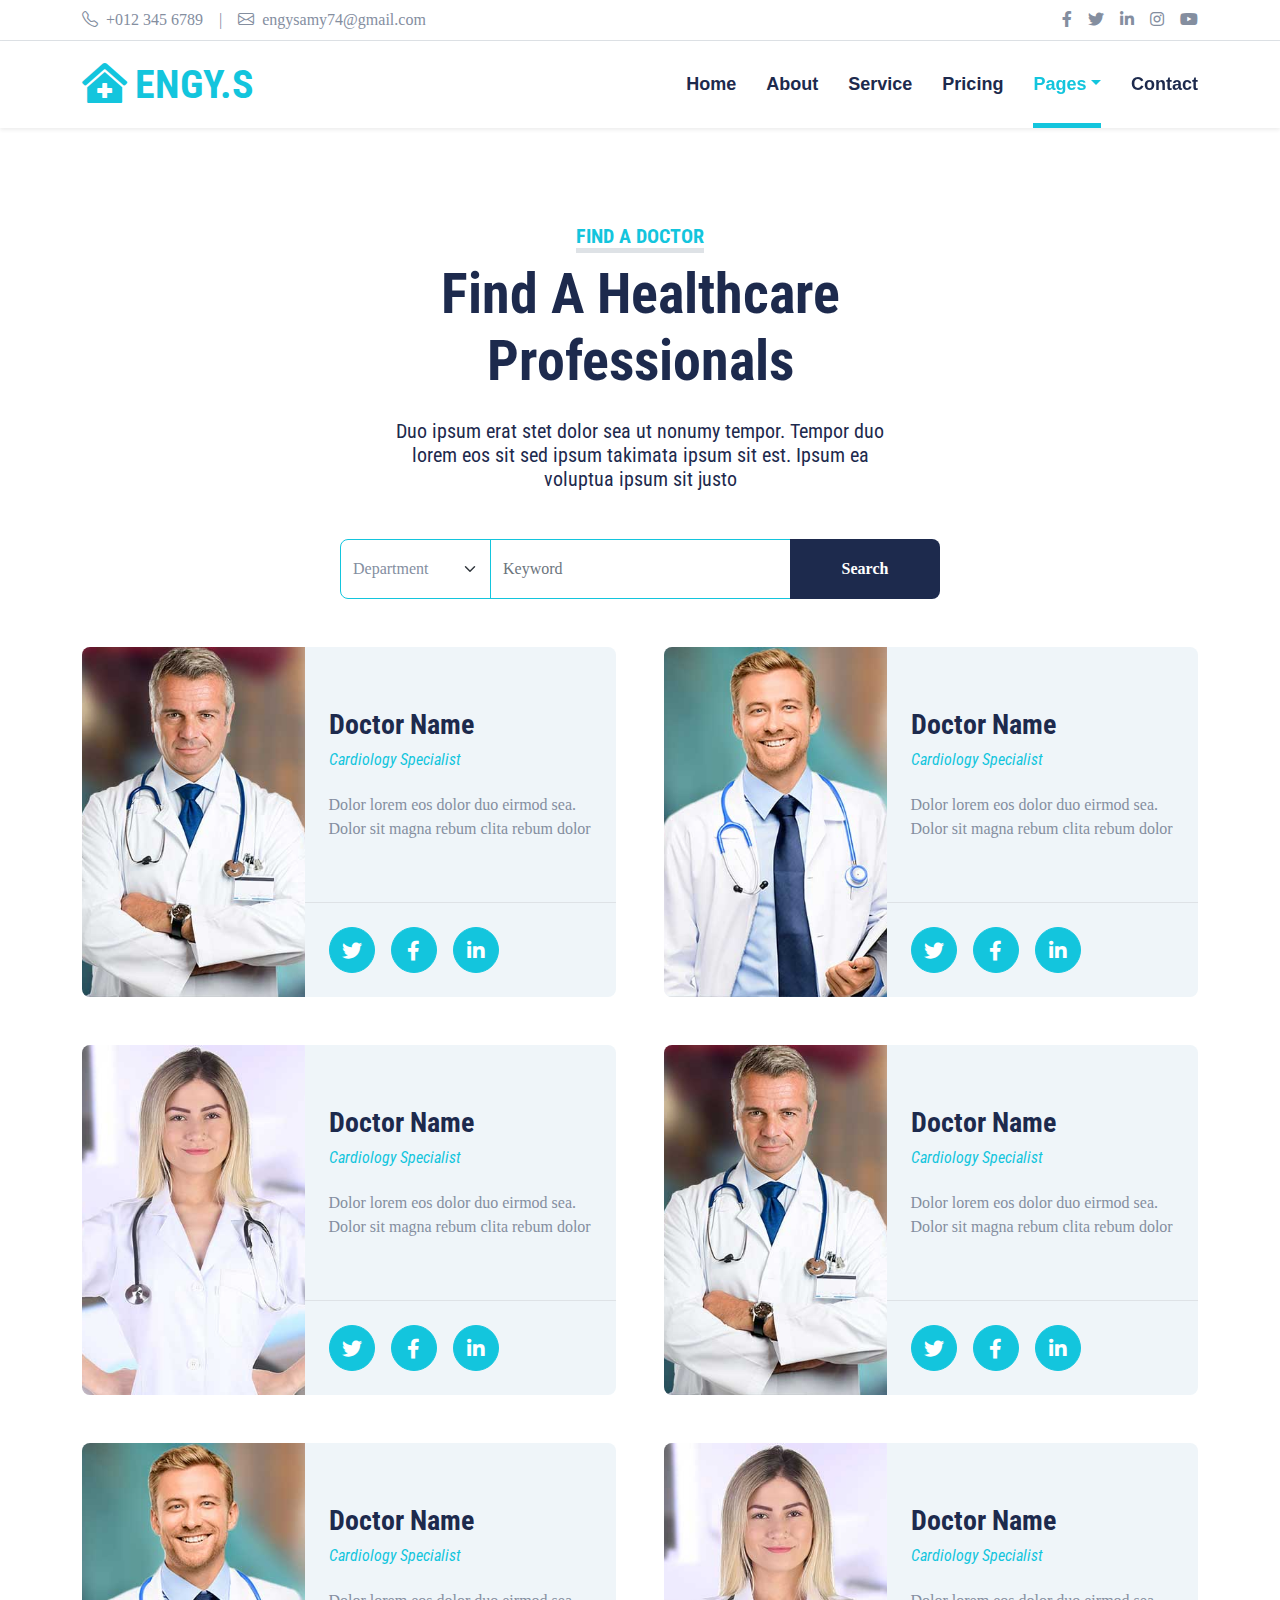
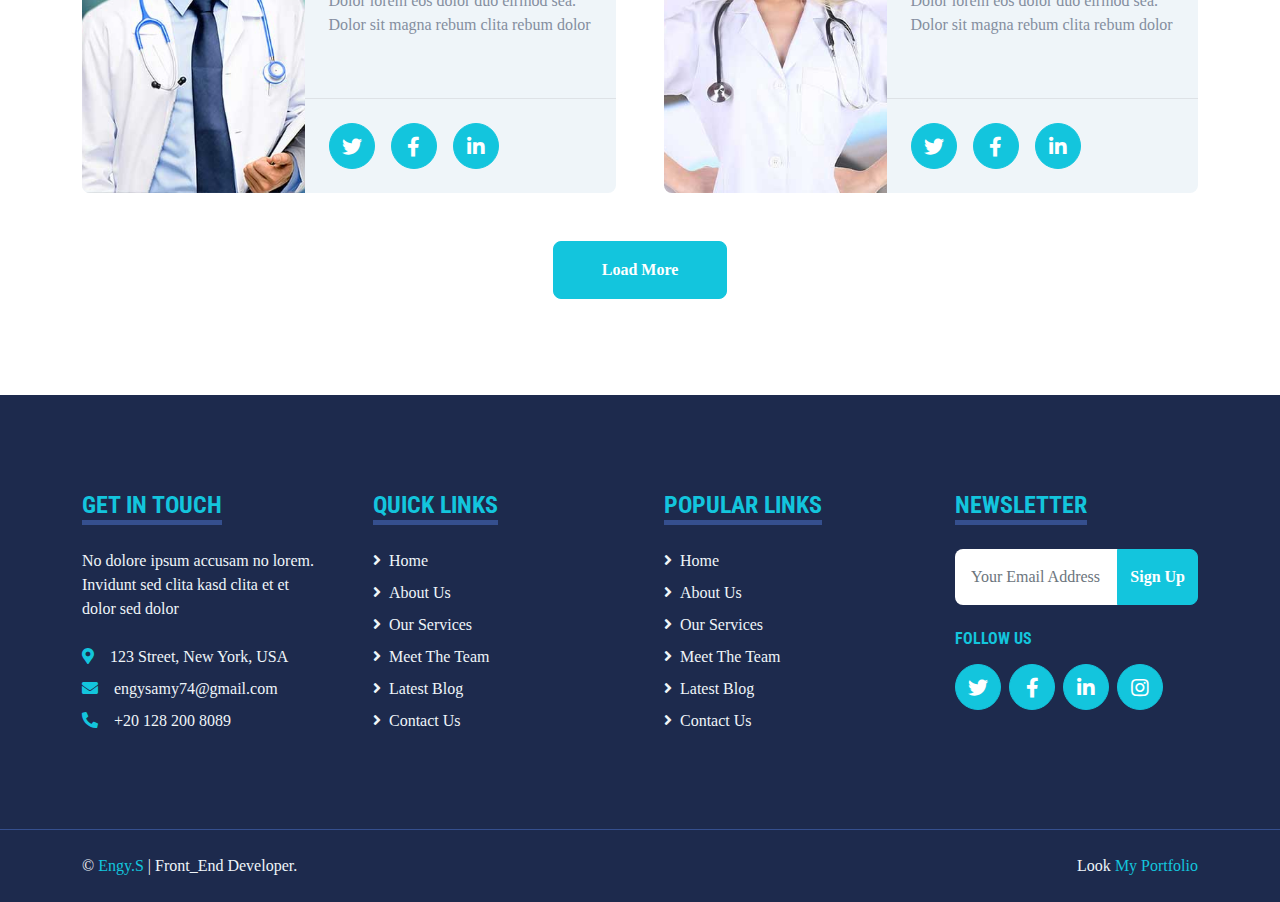
<file: search.html>
<!DOCTYPE html>
<html lang="en">

<head>
    <meta charset="utf-8">
    <title>Engy.S - Hospital Website Template</title>
    <meta content="width=device-width, initial-scale=1.0" name="viewport">
    <meta content="Free HTML Templates" name="keywords">
    <meta content="Free HTML Templates" name="description">

    <!-- Favicon -->
    <link href="img/icon.png" rel="icon">

    <!-- Google Web Fonts -->
    <link rel="preconnect" href="https://fonts.gstatic.com">
    <link href="https://fonts.googleapis.com/css2?family=Roboto+Condensed:wght@400;700&family=Roboto:wght@400;700&display=swap" rel="stylesheet">  

    <!-- Icon Font Stylesheet -->
    <link href="https://cdnjs.cloudflare.com/ajax/libs/font-awesome/5.15.0/css/all.min.css" rel="stylesheet">
    <link href="https://cdn.jsdelivr.net/npm/bootstrap-icons@1.4.1/font/bootstrap-icons.css" rel="stylesheet">

    <!-- Libraries Stylesheet -->
    <link href="lib/owlcarousel/assets/owl.carousel.min.css" rel="stylesheet">
    <link href="lib/tempusdominus/css/tempusdominus-bootstrap-4.min.css" rel="stylesheet" />

    <!-- Customized Bootstrap Stylesheet -->
    <link href="css/bootstrap.min.css" rel="stylesheet">

    <!-- Template Stylesheet -->
    <link href="css/style.css" rel="stylesheet">
</head>

<body>
    <!-- Topbar Start -->
    <div class="container-fluid py-2 border-bottom d-none d-lg-block">
        <div class="container">
            <div class="row">
                <div class="col-md-6 text-center text-lg-start mb-2 mb-lg-0">
                    <div class="d-inline-flex align-items-center">
                        <a class="text-decoration-none text-body pe-3" href=""><i class="bi bi-telephone me-2"></i>+012 345 6789</a>
                        <span class="text-body">|</span>
                        <a class="text-decoration-none text-body px-3" href=""><i class="bi bi-envelope me-2"></i>engysamy74@gmail.com</a>
                    </div>
                </div>
                <div class="col-md-6 text-center text-lg-end">
                    <div class="d-inline-flex align-items-center">
                        <a class="text-body px-2" href="">
                            <i class="fab fa-facebook-f"></i>
                        </a>
                        <a class="text-body px-2" href="">
                            <i class="fab fa-twitter"></i>
                        </a>
                        <a class="text-body px-2" href="">
                            <i class="fab fa-linkedin-in"></i>
                        </a>
                        <a class="text-body px-2" href="">
                            <i class="fab fa-instagram"></i>
                        </a>
                        <a class="text-body ps-2" href="">
                            <i class="fab fa-youtube"></i>
                        </a>
                    </div>
                </div>
            </div>
        </div>
    </div>
    <!-- Topbar End -->


    <!-- Navbar Start -->
    <div class="container-fluid sticky-top bg-white shadow-sm mb-5">
        <div class="container">
            <nav class="navbar navbar-expand-lg bg-white navbar-light py-3 py-lg-0">
                <a href="index.html" class="navbar-brand">
                    <h1 class="m-0 text-uppercase text-primary"><i class="fa fa-clinic-medical me-2"></i>Engy.S</h1>
                </a>
                <button class="navbar-toggler" type="button" data-bs-toggle="collapse" data-bs-target="#navbarCollapse">
                    <span class="navbar-toggler-icon"></span>
                </button>
                <div class="collapse navbar-collapse" id="navbarCollapse">
                    <div class="navbar-nav ms-auto py-0">
                        <a href="index.html" class="nav-item nav-link">Home</a>
                        <a href="about.html" class="nav-item nav-link">About</a>
                        <a href="service.html" class="nav-item nav-link">Service</a>
                        <a href="price.html" class="nav-item nav-link">Pricing</a>
                        <div class="nav-item dropdown">
                            <a href="#" class="nav-link dropdown-toggle active" data-bs-toggle="dropdown">Pages</a>
                            <div class="dropdown-menu m-0">
                                <a href="blog.html" class="dropdown-item">Blog Grid</a>
                                <a href="detail.html" class="dropdown-item">Blog Detail</a>
                                <a href="team.html" class="dropdown-item">The Team</a>
                                <a href="testimonial.html" class="dropdown-item">Testimonial</a>
                                <a href="appointment.html" class="dropdown-item">Appointment</a>
                                <a href="search.html" class="dropdown-item active">Search</a>
                            </div>
                        </div>
                        <a href="contact.html" class="nav-item nav-link">Contact</a>
                    </div>
                </div>
            </nav>
        </div>
    </div>
    <!-- Navbar End -->


    <!-- Search Start -->
    <div class="container-fluid pt-5">
        <div class="container">
            <div class="text-center mx-auto mb-5" style="max-width: 500px;">
                <h5 class="d-inline-block text-primary text-uppercase border-bottom border-5">Find A Doctor</h5>
                <h1 class="display-4 mb-4">Find A Healthcare Professionals</h1>
                <h5 class="fw-normal">Duo ipsum erat stet dolor sea ut nonumy tempor. Tempor duo lorem eos sit sed ipsum takimata ipsum sit est. Ipsum ea voluptua ipsum sit justo</h5>
            </div>
            <div class="mx-auto" style="width: 100%; max-width: 600px;">
                <div class="input-group">
                    <select class="form-select border-primary w-25" style="height: 60px;">
                        <option selected>Department</option>
                        <option value="1">Department 1</option>
                        <option value="2">Department 2</option>
                        <option value="3">Department 3</option>
                    </select>
                    <input type="text" class="form-control border-primary w-50" placeholder="Keyword">
                    <button class="btn btn-dark border-0 w-25">Search</button>
                </div>
            </div>
        </div>
    </div>
    <!-- Search End -->


    <!-- Search Result Start -->
    <div class="container-fluid py-5">
        <div class="container">
            <div class="row g-5">
                <div class="col-lg-6 team-item">
                    <div class="row g-0 bg-light rounded overflow-hidden">
                        <div class="col-12 col-sm-5 h-100">
                            <img class="img-fluid h-100" src="img/team-1.jpg" style="object-fit: cover;">
                        </div>
                        <div class="col-12 col-sm-7 h-100 d-flex flex-column">
                            <div class="mt-auto p-4">
                                <h3>Doctor Name</h3>
                                <h6 class="fw-normal fst-italic text-primary mb-4">Cardiology Specialist</h6>
                                <p class="m-0">Dolor lorem eos dolor duo eirmod sea. Dolor sit magna rebum clita rebum dolor</p>
                            </div>
                            <div class="d-flex mt-auto border-top p-4">
                                <a class="btn btn-lg btn-primary btn-lg-square rounded-circle me-3" href="#"><i class="fab fa-twitter"></i></a>
                                <a class="btn btn-lg btn-primary btn-lg-square rounded-circle me-3" href="#"><i class="fab fa-facebook-f"></i></a>
                                <a class="btn btn-lg btn-primary btn-lg-square rounded-circle" href="#"><i class="fab fa-linkedin-in"></i></a>
                            </div>
                        </div>
                    </div>
                </div>
                <div class="col-lg-6 team-item">
                    <div class="row g-0 bg-light rounded overflow-hidden">
                        <div class="col-12 col-sm-5 h-100">
                            <img class="img-fluid h-100" src="img/team-2.jpg" style="object-fit: cover;">
                        </div>
                        <div class="col-12 col-sm-7 h-100 d-flex flex-column">
                            <div class="mt-auto p-4">
                                <h3>Doctor Name</h3>
                                <h6 class="fw-normal fst-italic text-primary mb-4">Cardiology Specialist</h6>
                                <p class="m-0">Dolor lorem eos dolor duo eirmod sea. Dolor sit magna rebum clita rebum dolor</p>
                            </div>
                            <div class="d-flex mt-auto border-top p-4">
                                <a class="btn btn-lg btn-primary btn-lg-square rounded-circle me-3" href="#"><i class="fab fa-twitter"></i></a>
                                <a class="btn btn-lg btn-primary btn-lg-square rounded-circle me-3" href="#"><i class="fab fa-facebook-f"></i></a>
                                <a class="btn btn-lg btn-primary btn-lg-square rounded-circle" href="#"><i class="fab fa-linkedin-in"></i></a>
                            </div>
                        </div>
                    </div>
                </div>
                <div class="col-lg-6 team-item">
                    <div class="row g-0 bg-light rounded overflow-hidden">
                        <div class="col-12 col-sm-5 h-100">
                            <img class="img-fluid h-100" src="img/team-3.jpg" style="object-fit: cover;">
                        </div>
                        <div class="col-12 col-sm-7 h-100 d-flex flex-column">
                            <div class="mt-auto p-4">
                                <h3>Doctor Name</h3>
                                <h6 class="fw-normal fst-italic text-primary mb-4">Cardiology Specialist</h6>
                                <p class="m-0">Dolor lorem eos dolor duo eirmod sea. Dolor sit magna rebum clita rebum dolor</p>
                            </div>
                            <div class="d-flex mt-auto border-top p-4">
                                <a class="btn btn-lg btn-primary btn-lg-square rounded-circle me-3" href="#"><i class="fab fa-twitter"></i></a>
                                <a class="btn btn-lg btn-primary btn-lg-square rounded-circle me-3" href="#"><i class="fab fa-facebook-f"></i></a>
                                <a class="btn btn-lg btn-primary btn-lg-square rounded-circle" href="#"><i class="fab fa-linkedin-in"></i></a>
                            </div>
                        </div>
                    </div>
                </div>
                <div class="col-lg-6 team-item">
                    <div class="row g-0 bg-light rounded overflow-hidden">
                        <div class="col-12 col-sm-5 h-100">
                            <img class="img-fluid h-100" src="img/team-1.jpg" style="object-fit: cover;">
                        </div>
                        <div class="col-12 col-sm-7 h-100 d-flex flex-column">
                            <div class="mt-auto p-4">
                                <h3>Doctor Name</h3>
                                <h6 class="fw-normal fst-italic text-primary mb-4">Cardiology Specialist</h6>
                                <p class="m-0">Dolor lorem eos dolor duo eirmod sea. Dolor sit magna rebum clita rebum dolor</p>
                            </div>
                            <div class="d-flex mt-auto border-top p-4">
                                <a class="btn btn-lg btn-primary btn-lg-square rounded-circle me-3" href="#"><i class="fab fa-twitter"></i></a>
                                <a class="btn btn-lg btn-primary btn-lg-square rounded-circle me-3" href="#"><i class="fab fa-facebook-f"></i></a>
                                <a class="btn btn-lg btn-primary btn-lg-square rounded-circle" href="#"><i class="fab fa-linkedin-in"></i></a>
                            </div>
                        </div>
                    </div>
                </div>
                <div class="col-lg-6 team-item">
                    <div class="row g-0 bg-light rounded overflow-hidden">
                        <div class="col-12 col-sm-5 h-100">
                            <img class="img-fluid h-100" src="img/team-2.jpg" style="object-fit: cover;">
                        </div>
                        <div class="col-12 col-sm-7 h-100 d-flex flex-column">
                            <div class="mt-auto p-4">
                                <h3>Doctor Name</h3>
                                <h6 class="fw-normal fst-italic text-primary mb-4">Cardiology Specialist</h6>
                                <p class="m-0">Dolor lorem eos dolor duo eirmod sea. Dolor sit magna rebum clita rebum dolor</p>
                            </div>
                            <div class="d-flex mt-auto border-top p-4">
                                <a class="btn btn-lg btn-primary btn-lg-square rounded-circle me-3" href="#"><i class="fab fa-twitter"></i></a>
                                <a class="btn btn-lg btn-primary btn-lg-square rounded-circle me-3" href="#"><i class="fab fa-facebook-f"></i></a>
                                <a class="btn btn-lg btn-primary btn-lg-square rounded-circle" href="#"><i class="fab fa-linkedin-in"></i></a>
                            </div>
                        </div>
                    </div>
                </div>
                <div class="col-lg-6 team-item">
                    <div class="row g-0 bg-light rounded overflow-hidden">
                        <div class="col-12 col-sm-5 h-100">
                            <img class="img-fluid h-100" src="img/team-3.jpg" style="object-fit: cover;">
                        </div>
                        <div class="col-12 col-sm-7 h-100 d-flex flex-column">
                            <div class="mt-auto p-4">
                                <h3>Doctor Name</h3>
                                <h6 class="fw-normal fst-italic text-primary mb-4">Cardiology Specialist</h6>
                                <p class="m-0">Dolor lorem eos dolor duo eirmod sea. Dolor sit magna rebum clita rebum dolor</p>
                            </div>
                            <div class="d-flex mt-auto border-top p-4">
                                <a class="btn btn-lg btn-primary btn-lg-square rounded-circle me-3" href="#"><i class="fab fa-twitter"></i></a>
                                <a class="btn btn-lg btn-primary btn-lg-square rounded-circle me-3" href="#"><i class="fab fa-facebook-f"></i></a>
                                <a class="btn btn-lg btn-primary btn-lg-square rounded-circle" href="#"><i class="fab fa-linkedin-in"></i></a>
                            </div>
                        </div>
                    </div>
                </div>
                <div class="col-12 text-center">
                    <button class="btn btn-primary py-3 px-5">Load More</button>
                </div>
            </div>
        </div>
    </div>
    <!-- Search Result End -->


    <!-- Footer Start -->
    <div class="container-fluid bg-dark text-light mt-5 py-5">
        <div class="container py-5">
            <div class="row g-5">
                <div class="col-lg-3 col-md-6">
                    <h4 class="d-inline-block text-primary text-uppercase border-bottom border-5 border-secondary mb-4">Get In Touch</h4>
                    <p class="mb-4">No dolore ipsum accusam no lorem. Invidunt sed clita kasd clita et et dolor sed dolor</p>
                    <p class="mb-2"><i class="fa fa-map-marker-alt text-primary me-3"></i>123 Street, New York, USA</p>
                    <p class="mb-2"><i class="fa fa-envelope text-primary me-3"></i>engysamy74@gmail.com</p>
                    <p class="mb-0"><i class="fa fa-phone-alt text-primary me-3"></i>+20 128 200 8089</p>
                </div>
                <div class="col-lg-3 col-md-6">
                    <h4 class="d-inline-block text-primary text-uppercase border-bottom border-5 border-secondary mb-4">Quick Links</h4>
                    <div class="d-flex flex-column justify-content-start">
                        <a class="text-light mb-2" href="index.html"><i class="fa fa-angle-right me-2"></i>Home</a>
                        <a class="text-light mb-2" href="about.html"><i class="fa fa-angle-right me-2"></i>About Us</a>
                        <a class="text-light mb-2" href="service.html"><i class="fa fa-angle-right me-2"></i>Our Services</a>
                        <a class="text-light mb-2" href="#"><i class="fa fa-angle-right me-2"></i>Meet The Team</a>
                        <a class="text-light mb-2" href="blog.html"><i class="fa fa-angle-right me-2"></i>Latest Blog</a>
                        <a class="text-light" href="contact.html"><i class="fa fa-angle-right me-2"></i>Contact Us</a>
                    </div>
                </div>
                <div class="col-lg-3 col-md-6">
                    <h4 class="d-inline-block text-primary text-uppercase border-bottom border-5 border-secondary mb-4">Popular Links</h4>
                    <div class="d-flex flex-column justify-content-start">
                        <a class="text-light mb-2" href="index.html"><i class="fa fa-angle-right me-2"></i>Home</a>
                        <a class="text-light mb-2" href="about.html"><i class="fa fa-angle-right me-2"></i>About Us</a>
                        <a class="text-light mb-2" href="service.html"><i class="fa fa-angle-right me-2"></i>Our Services</a>
                        <a class="text-light mb-2" href="#"><i class="fa fa-angle-right me-2"></i>Meet The Team</a>
                        <a class="text-light mb-2" href="blog.html"><i class="fa fa-angle-right me-2"></i>Latest Blog</a>
                        <a class="text-light" href="contact.html"><i class="fa fa-angle-right me-2"></i>Contact Us</a>
                    </div>
                </div>
                <div class="col-lg-3 col-md-6">
                    <h4 class="d-inline-block text-primary text-uppercase border-bottom border-5 border-secondary mb-4">Newsletter</h4>
                    <form action="">
                        <div class="input-group">
                            <input type="text" class="form-control p-3 border-0" placeholder="Your Email Address">
                            <button class="btn btn-primary">Sign Up</button>
                        </div>
                    </form>
                    <h6 class="text-primary text-uppercase mt-4 mb-3">Follow Us</h6>
                    <div class="d-flex">
                        <a class="btn btn-lg btn-primary btn-lg-square rounded-circle me-2" href="#"><i class="fab fa-twitter"></i></a>
                        <a class="btn btn-lg btn-primary btn-lg-square rounded-circle me-2" href="#"><i class="fab fa-facebook-f"></i></a>
                        <a class="btn btn-lg btn-primary btn-lg-square rounded-circle me-2" href="#"><i class="fab fa-linkedin-in"></i></a>
                        <a class="btn btn-lg btn-primary btn-lg-square rounded-circle" href="#"><i class="fab fa-instagram"></i></a>
                    </div>
                </div>
            </div>
        </div>
    </div>
    <div class="container-fluid bg-dark text-light border-top border-secondary py-4">
        <div class="container">
            <div class="row g-5">
                <div class="col-md-6 text-center text-md-start">
                    <p class="mb-md-0">&copy; <a class="text-primary" href="#">Engy.S </a>| Front_End Developer.</p>
                </div>
                <div class="col-md-6 text-center text-md-end">
                    <p class="mb-0">Look <a class="text-primary" href="https://engysamyy.github.io/My-Portfolio/">My Portfolio</a></p>
                </div>
            </div>
        </div>
    </div>
    <!-- Footer End -->


    <!-- Back to Top -->
    <a href="#" class="btn btn-lg btn-primary btn-lg-square back-to-top"><i class="bi bi-arrow-up"></i></a>


    <!-- JavaScript Libraries -->
    <script src="https://code.jquery.com/jquery-3.4.1.min.js"></script>
    <script src="https://cdn.jsdelivr.net/npm/bootstrap@5.0.0/dist/js/bootstrap.bundle.min.js"></script>
    <script src="lib/easing/easing.min.js"></script>
    <script src="lib/waypoints/waypoints.min.js"></script>
    <script src="lib/owlcarousel/owl.carousel.min.js"></script>
    <script src="lib/tempusdominus/js/moment.min.js"></script>
    <script src="lib/tempusdominus/js/moment-timezone.min.js"></script>
    <script src="lib/tempusdominus/js/tempusdominus-bootstrap-4.min.js"></script>

    <!-- Template Javascript -->
    <script src="js/main.js"></script>
</body>

</html>
</file>
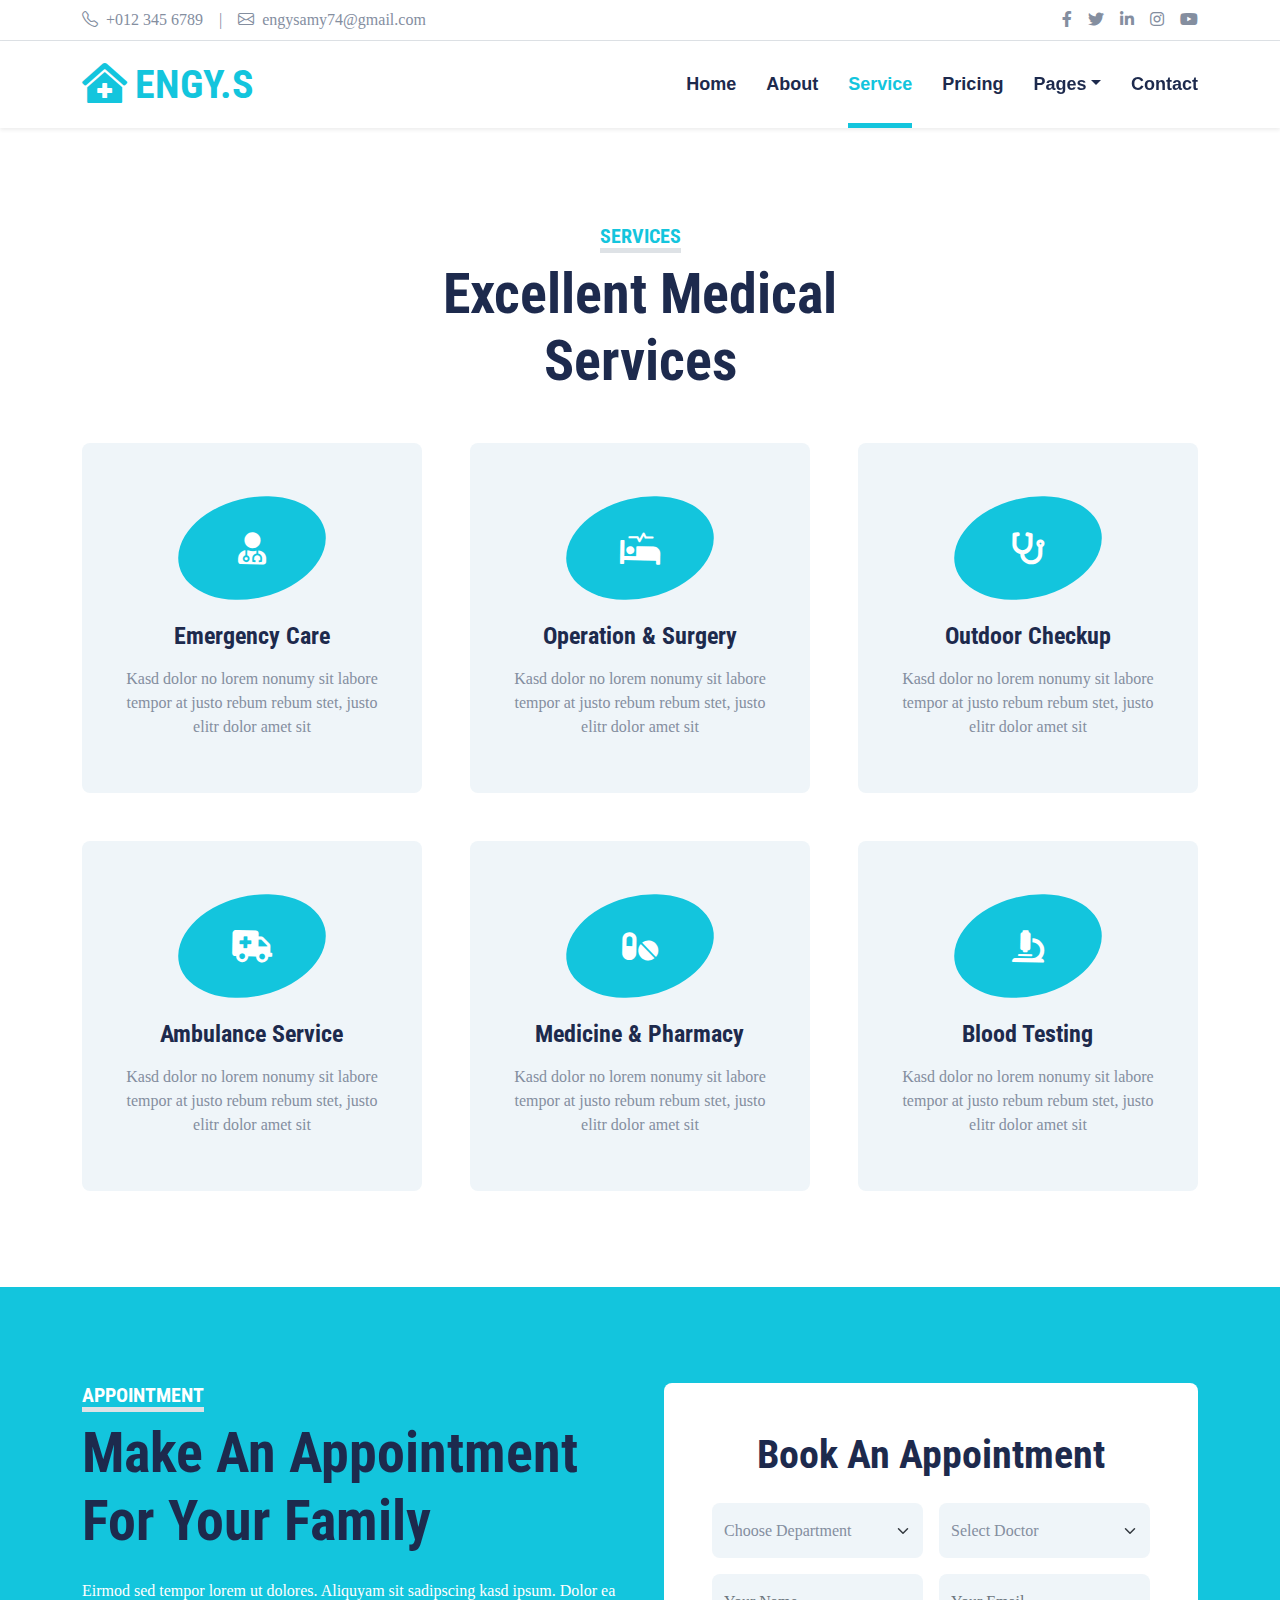
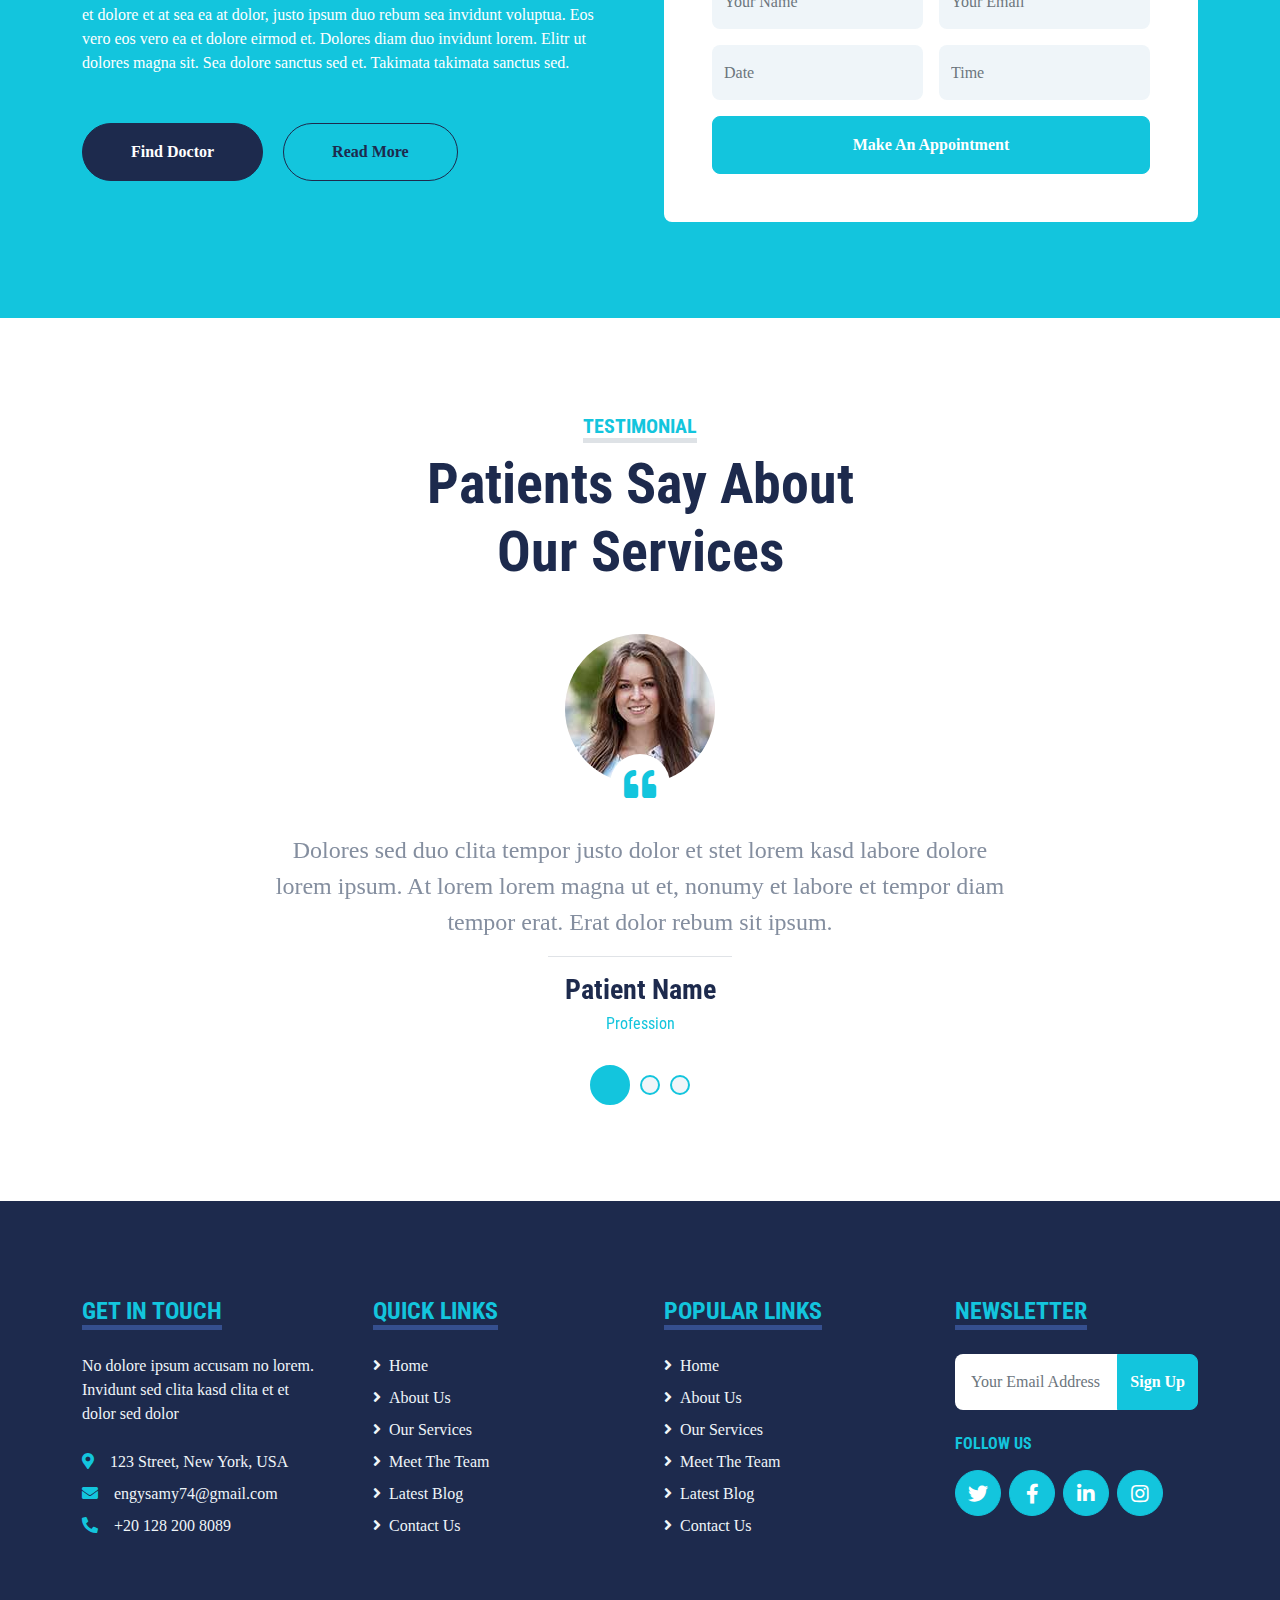
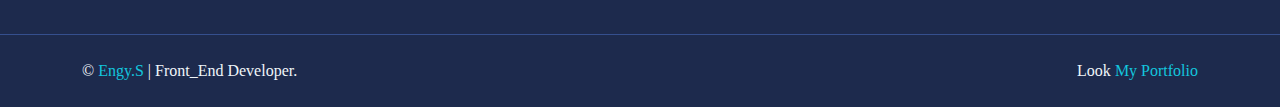
<file: service.html>
<!DOCTYPE html>
<html lang="en">

<head>
    <meta charset="utf-8">
    <title>Engy.S - Hospital Website Template</title>
    <meta content="width=device-width, initial-scale=1.0" name="viewport">
    <meta content="Free HTML Templates" name="keywords">
    <meta content="Free HTML Templates" name="description">

    <!-- Favicon -->
    <link href="img/icon.png" rel="icon">

    <!-- Google Web Fonts -->
    <link rel="preconnect" href="https://fonts.gstatic.com">
    <link href="https://fonts.googleapis.com/css2?family=Roboto+Condensed:wght@400;700&family=Roboto:wght@400;700&display=swap" rel="stylesheet">  

    <!-- Icon Font Stylesheet -->
    <link href="https://cdnjs.cloudflare.com/ajax/libs/font-awesome/5.15.0/css/all.min.css" rel="stylesheet">
    <link href="https://cdn.jsdelivr.net/npm/bootstrap-icons@1.4.1/font/bootstrap-icons.css" rel="stylesheet">

    <!-- Libraries Stylesheet -->
    <link href="lib/owlcarousel/assets/owl.carousel.min.css" rel="stylesheet">
    <link href="lib/tempusdominus/css/tempusdominus-bootstrap-4.min.css" rel="stylesheet" />

    <!-- Customized Bootstrap Stylesheet -->
    <link href="css/bootstrap.min.css" rel="stylesheet">

    <!-- Template Stylesheet -->
    <link href="css/style.css" rel="stylesheet">
</head>

<body>
    <!-- Topbar Start -->
    <div class="container-fluid py-2 border-bottom d-none d-lg-block">
        <div class="container">
            <div class="row">
                <div class="col-md-6 text-center text-lg-start mb-2 mb-lg-0">
                    <div class="d-inline-flex align-items-center">
                        <a class="text-decoration-none text-body pe-3" href=""><i class="bi bi-telephone me-2"></i>+012 345 6789</a>
                        <span class="text-body">|</span>
                        <a class="text-decoration-none text-body px-3" href=""><i class="bi bi-envelope me-2"></i>engysamy74@gmail.com</a>
                    </div>
                </div>
                <div class="col-md-6 text-center text-lg-end">
                    <div class="d-inline-flex align-items-center">
                        <a class="text-body px-2" href="">
                            <i class="fab fa-facebook-f"></i>
                        </a>
                        <a class="text-body px-2" href="">
                            <i class="fab fa-twitter"></i>
                        </a>
                        <a class="text-body px-2" href="">
                            <i class="fab fa-linkedin-in"></i>
                        </a>
                        <a class="text-body px-2" href="">
                            <i class="fab fa-instagram"></i>
                        </a>
                        <a class="text-body ps-2" href="">
                            <i class="fab fa-youtube"></i>
                        </a>
                    </div>
                </div>
            </div>
        </div>
    </div>
    <!-- Topbar End -->


    <!-- Navbar Start -->
    <div class="container-fluid sticky-top bg-white shadow-sm mb-5">
        <div class="container">
            <nav class="navbar navbar-expand-lg bg-white navbar-light py-3 py-lg-0">
                <a href="index.html" class="navbar-brand">
                    <h1 class="m-0 text-uppercase text-primary"><i class="fa fa-clinic-medical me-2"></i>Engy.S</h1>
                </a>
                <button class="navbar-toggler" type="button" data-bs-toggle="collapse" data-bs-target="#navbarCollapse">
                    <span class="navbar-toggler-icon"></span>
                </button>
                <div class="collapse navbar-collapse" id="navbarCollapse">
                    <div class="navbar-nav ms-auto py-0">
                        <a href="index.html" class="nav-item nav-link">Home</a>
                        <a href="about.html" class="nav-item nav-link">About</a>
                        <a href="service.html" class="nav-item nav-link active">Service</a>
                        <a href="price.html" class="nav-item nav-link">Pricing</a>
                        <div class="nav-item dropdown">
                            <a href="#" class="nav-link dropdown-toggle" data-bs-toggle="dropdown">Pages</a>
                            <div class="dropdown-menu m-0">
                                <a href="blog.html" class="dropdown-item">Blog Grid</a>
                                <a href="detail.html" class="dropdown-item">Blog Detail</a>
                                <a href="team.html" class="dropdown-item">The Team</a>
                                <a href="testimonial.html" class="dropdown-item">Testimonial</a>
                                <a href="appointment.html" class="dropdown-item">Appointment</a>
                                <a href="search.html" class="dropdown-item">Search</a>
                            </div>
                        </div>
                        <a href="contact.html" class="nav-item nav-link">Contact</a>
                    </div>
                </div>
            </nav>
        </div>
    </div>
    <!-- Navbar End -->
    

    <!-- Services Start -->
    <div class="container-fluid py-5">
        <div class="container">
            <div class="text-center mx-auto mb-5" style="max-width: 500px;">
                <h5 class="d-inline-block text-primary text-uppercase border-bottom border-5">Services</h5>
                <h1 class="display-4">Excellent Medical Services</h1>
            </div>
            <div class="row g-5">
                <div class="col-lg-4 col-md-6">
                    <div class="service-item bg-light rounded d-flex flex-column align-items-center justify-content-center text-center">
                        <div class="service-icon mb-4">
                            <i class="fa fa-2x fa-user-md text-white"></i>
                        </div>
                        <h4 class="mb-3">Emergency Care</h4>
                        <p class="m-0">Kasd dolor no lorem nonumy sit labore tempor at justo rebum rebum stet, justo elitr dolor amet sit</p>
                        <a class="btn btn-lg btn-primary rounded-pill" href="">
                            <i class="bi bi-arrow-right"></i>
                        </a>
                    </div>
                </div>
                <div class="col-lg-4 col-md-6">
                    <div class="service-item bg-light rounded d-flex flex-column align-items-center justify-content-center text-center">
                        <div class="service-icon mb-4">
                            <i class="fa fa-2x fa-procedures text-white"></i>
                        </div>
                        <h4 class="mb-3">Operation & Surgery</h4>
                        <p class="m-0">Kasd dolor no lorem nonumy sit labore tempor at justo rebum rebum stet, justo elitr dolor amet sit</p>
                        <a class="btn btn-lg btn-primary rounded-pill" href="">
                            <i class="bi bi-arrow-right"></i>
                        </a>
                    </div>
                </div>
                <div class="col-lg-4 col-md-6">
                    <div class="service-item bg-light rounded d-flex flex-column align-items-center justify-content-center text-center">
                        <div class="service-icon mb-4">
                            <i class="fa fa-2x fa-stethoscope text-white"></i>
                        </div>
                        <h4 class="mb-3">Outdoor Checkup</h4>
                        <p class="m-0">Kasd dolor no lorem nonumy sit labore tempor at justo rebum rebum stet, justo elitr dolor amet sit</p>
                        <a class="btn btn-lg btn-primary rounded-pill" href="">
                            <i class="bi bi-arrow-right"></i>
                        </a>
                    </div>
                </div>
                <div class="col-lg-4 col-md-6">
                    <div class="service-item bg-light rounded d-flex flex-column align-items-center justify-content-center text-center">
                        <div class="service-icon mb-4">
                            <i class="fa fa-2x fa-ambulance text-white"></i>
                        </div>
                        <h4 class="mb-3">Ambulance Service</h4>
                        <p class="m-0">Kasd dolor no lorem nonumy sit labore tempor at justo rebum rebum stet, justo elitr dolor amet sit</p>
                        <a class="btn btn-lg btn-primary rounded-pill" href="">
                            <i class="bi bi-arrow-right"></i>
                        </a>
                    </div>
                </div>
                <div class="col-lg-4 col-md-6">
                    <div class="service-item bg-light rounded d-flex flex-column align-items-center justify-content-center text-center">
                        <div class="service-icon mb-4">
                            <i class="fa fa-2x fa-pills text-white"></i>
                        </div>
                        <h4 class="mb-3">Medicine & Pharmacy</h4>
                        <p class="m-0">Kasd dolor no lorem nonumy sit labore tempor at justo rebum rebum stet, justo elitr dolor amet sit</p>
                        <a class="btn btn-lg btn-primary rounded-pill" href="">
                            <i class="bi bi-arrow-right"></i>
                        </a>
                    </div>
                </div>
                <div class="col-lg-4 col-md-6">
                    <div class="service-item bg-light rounded d-flex flex-column align-items-center justify-content-center text-center">
                        <div class="service-icon mb-4">
                            <i class="fa fa-2x fa-microscope text-white"></i>
                        </div>
                        <h4 class="mb-3">Blood Testing</h4>
                        <p class="m-0">Kasd dolor no lorem nonumy sit labore tempor at justo rebum rebum stet, justo elitr dolor amet sit</p>
                        <a class="btn btn-lg btn-primary rounded-pill" href="">
                            <i class="bi bi-arrow-right"></i>
                        </a>
                    </div>
                </div>
            </div>
        </div>
    </div>
    <!-- Services End -->


    <!-- Appointment Start -->
    <div class="container-fluid bg-primary my-5 py-5">
        <div class="container py-5">
            <div class="row gx-5">
                <div class="col-lg-6 mb-5 mb-lg-0">
                    <div class="mb-4">
                        <h5 class="d-inline-block text-white text-uppercase border-bottom border-5">Appointment</h5>
                        <h1 class="display-4">Make An Appointment For Your Family</h1>
                    </div>
                    <p class="text-white mb-5">Eirmod sed tempor lorem ut dolores. Aliquyam sit sadipscing kasd ipsum. Dolor ea et dolore et at sea ea at dolor, justo ipsum duo rebum sea invidunt voluptua. Eos vero eos vero ea et dolore eirmod et. Dolores diam duo invidunt lorem. Elitr ut dolores magna sit. Sea dolore sanctus sed et. Takimata takimata sanctus sed.</p>
                    <a class="btn btn-dark rounded-pill py-3 px-5 me-3" href="">Find Doctor</a>
                    <a class="btn btn-outline-dark rounded-pill py-3 px-5" href="">Read More</a>
                </div>
                <div class="col-lg-6">
                    <div class="bg-white text-center rounded p-5">
                        <h1 class="mb-4">Book An Appointment</h1>
                        <form>
                            <div class="row g-3">
                                <div class="col-12 col-sm-6">
                                    <select class="form-select bg-light border-0" style="height: 55px;">
                                        <option selected>Choose Department</option>
                                        <option value="1">Department 1</option>
                                        <option value="2">Department 2</option>
                                        <option value="3">Department 3</option>
                                    </select>
                                </div>
                                <div class="col-12 col-sm-6">
                                    <select class="form-select bg-light border-0" style="height: 55px;">
                                        <option selected>Select Doctor</option>
                                        <option value="1">Doctor 1</option>
                                        <option value="2">Doctor 2</option>
                                        <option value="3">Doctor 3</option>
                                    </select>
                                </div>
                                <div class="col-12 col-sm-6">
                                    <input type="text" class="form-control bg-light border-0" placeholder="Your Name" style="height: 55px;">
                                </div>
                                <div class="col-12 col-sm-6">
                                    <input type="email" class="form-control bg-light border-0" placeholder="Your Email" style="height: 55px;">
                                </div>
                                <div class="col-12 col-sm-6">
                                    <div class="date" id="date" data-target-input="nearest">
                                        <input type="text"
                                            class="form-control bg-light border-0 datetimepicker-input"
                                            placeholder="Date" data-target="#date" data-toggle="datetimepicker" style="height: 55px;">
                                    </div>
                                </div>
                                <div class="col-12 col-sm-6">
                                    <div class="time" id="time" data-target-input="nearest">
                                        <input type="text"
                                            class="form-control bg-light border-0 datetimepicker-input"
                                            placeholder="Time" data-target="#time" data-toggle="datetimepicker" style="height: 55px;">
                                    </div>
                                </div>
                                <div class="col-12">
                                    <button class="btn btn-primary w-100 py-3" type="submit">Make An Appointment</button>
                                </div>
                            </div>
                        </form>
                    </div>
                </div>
            </div>
        </div>
    </div>
    <!-- Appointment End -->


    <!-- Testimonial Start -->
    <div class="container-fluid py-5">
        <div class="container">
            <div class="text-center mx-auto mb-5" style="max-width: 500px;">
                <h5 class="d-inline-block text-primary text-uppercase border-bottom border-5">Testimonial</h5>
                <h1 class="display-4">Patients Say About Our Services</h1>
            </div>
            <div class="row justify-content-center">
                <div class="col-lg-8">
                    <div class="owl-carousel testimonial-carousel">
                        <div class="testimonial-item text-center">
                            <div class="position-relative mb-5">
                                <img class="img-fluid rounded-circle mx-auto" src="img/testimonial-1.jpg" alt="">
                                <div class="position-absolute top-100 start-50 translate-middle d-flex align-items-center justify-content-center bg-white rounded-circle" style="width: 60px; height: 60px;">
                                    <i class="fa fa-quote-left fa-2x text-primary"></i>
                                </div>
                            </div>
                            <p class="fs-4 fw-normal">Dolores sed duo clita tempor justo dolor et stet lorem kasd labore dolore lorem ipsum. At lorem lorem magna ut et, nonumy et labore et tempor diam tempor erat. Erat dolor rebum sit ipsum.</p>
                            <hr class="w-25 mx-auto">
                            <h3>Patient Name</h3>
                            <h6 class="fw-normal text-primary mb-3">Profession</h6>
                        </div>
                        <div class="testimonial-item text-center">
                            <div class="position-relative mb-5">
                                <img class="img-fluid rounded-circle mx-auto" src="img/testimonial-2.jpg" alt="">
                                <div class="position-absolute top-100 start-50 translate-middle d-flex align-items-center justify-content-center bg-white rounded-circle" style="width: 60px; height: 60px;">
                                    <i class="fa fa-quote-left fa-2x text-primary"></i>
                                </div>
                            </div>
                            <p class="fs-4 fw-normal">Dolores sed duo clita tempor justo dolor et stet lorem kasd labore dolore lorem ipsum. At lorem lorem magna ut et, nonumy et labore et tempor diam tempor erat. Erat dolor rebum sit ipsum.</p>
                            <hr class="w-25 mx-auto">
                            <h3>Patient Name</h3>
                            <h6 class="fw-normal text-primary mb-3">Profession</h6>
                        </div>
                        <div class="testimonial-item text-center">
                            <div class="position-relative mb-5">
                                <img class="img-fluid rounded-circle mx-auto" src="img/testimonial-3.jpg" alt="">
                                <div class="position-absolute top-100 start-50 translate-middle d-flex align-items-center justify-content-center bg-white rounded-circle" style="width: 60px; height: 60px;">
                                    <i class="fa fa-quote-left fa-2x text-primary"></i>
                                </div>
                            </div>
                            <p class="fs-4 fw-normal">Dolores sed duo clita tempor justo dolor et stet lorem kasd labore dolore lorem ipsum. At lorem lorem magna ut et, nonumy et labore et tempor diam tempor erat. Erat dolor rebum sit ipsum.</p>
                            <hr class="w-25 mx-auto">
                            <h3>Patient Name</h3>
                            <h6 class="fw-normal text-primary mb-3">Profession</h6>
                        </div>
                    </div>
                </div>
            </div>
        </div>
    </div>
    <!-- Testimonial End -->


    <!-- Footer Start -->
    <div class="container-fluid bg-dark text-light mt-5 py-5">
        <div class="container py-5">
            <div class="row g-5">
                <div class="col-lg-3 col-md-6">
                    <h4 class="d-inline-block text-primary text-uppercase border-bottom border-5 border-secondary mb-4">Get In Touch</h4>
                    <p class="mb-4">No dolore ipsum accusam no lorem. Invidunt sed clita kasd clita et et dolor sed dolor</p>
                    <p class="mb-2"><i class="fa fa-map-marker-alt text-primary me-3"></i>123 Street, New York, USA</p>
                    <p class="mb-2"><i class="fa fa-envelope text-primary me-3"></i>engysamy74@gmail.com</p>
                    <p class="mb-0"><i class="fa fa-phone-alt text-primary me-3"></i>+20 128 200 8089</p>
                </div>
                <div class="col-lg-3 col-md-6">
                    <h4 class="d-inline-block text-primary text-uppercase border-bottom border-5 border-secondary mb-4">Quick Links</h4>
                    <div class="d-flex flex-column justify-content-start">
                        <a class="text-light mb-2" href="index.html"><i class="fa fa-angle-right me-2"></i>Home</a>
                        <a class="text-light mb-2" href="about.html"><i class="fa fa-angle-right me-2"></i>About Us</a>
                        <a class="text-light mb-2" href="service.html"><i class="fa fa-angle-right me-2"></i>Our Services</a>
                        <a class="text-light mb-2" href="#"><i class="fa fa-angle-right me-2"></i>Meet The Team</a>
                        <a class="text-light mb-2" href="blog.html"><i class="fa fa-angle-right me-2"></i>Latest Blog</a>
                        <a class="text-light" href="contact.html"><i class="fa fa-angle-right me-2"></i>Contact Us</a>
                    </div>
                </div>
                <div class="col-lg-3 col-md-6">
                    <h4 class="d-inline-block text-primary text-uppercase border-bottom border-5 border-secondary mb-4">Popular Links</h4>
                    <div class="d-flex flex-column justify-content-start">
                        <a class="text-light mb-2" href="index.html"><i class="fa fa-angle-right me-2"></i>Home</a>
                        <a class="text-light mb-2" href="about.html"><i class="fa fa-angle-right me-2"></i>About Us</a>
                        <a class="text-light mb-2" href="service.html"><i class="fa fa-angle-right me-2"></i>Our Services</a>
                        <a class="text-light mb-2" href="#"><i class="fa fa-angle-right me-2"></i>Meet The Team</a>
                        <a class="text-light mb-2" href="blog.html"><i class="fa fa-angle-right me-2"></i>Latest Blog</a>
                        <a class="text-light" href="contact.html"><i class="fa fa-angle-right me-2"></i>Contact Us</a>
                    </div>
                </div>
                <div class="col-lg-3 col-md-6">
                    <h4 class="d-inline-block text-primary text-uppercase border-bottom border-5 border-secondary mb-4">Newsletter</h4>
                    <form action="">
                        <div class="input-group">
                            <input type="text" class="form-control p-3 border-0" placeholder="Your Email Address">
                            <button class="btn btn-primary">Sign Up</button>
                        </div>
                    </form>
                    <h6 class="text-primary text-uppercase mt-4 mb-3">Follow Us</h6>
                    <div class="d-flex">
                        <a class="btn btn-lg btn-primary btn-lg-square rounded-circle me-2" href="#"><i class="fab fa-twitter"></i></a>
                        <a class="btn btn-lg btn-primary btn-lg-square rounded-circle me-2" href="#"><i class="fab fa-facebook-f"></i></a>
                        <a class="btn btn-lg btn-primary btn-lg-square rounded-circle me-2" href="#"><i class="fab fa-linkedin-in"></i></a>
                        <a class="btn btn-lg btn-primary btn-lg-square rounded-circle" href="#"><i class="fab fa-instagram"></i></a>
                    </div>
                </div>
            </div>
        </div>
    </div>
    <div class="container-fluid bg-dark text-light border-top border-secondary py-4">
        <div class="container">
            <div class="row g-5">
                <div class="col-md-6 text-center text-md-start">
                    <p class="mb-md-0">&copy; <a class="text-primary" href="#">Engy.S </a>| Front_End Developer.</p>
                </div>
                <div class="col-md-6 text-center text-md-end">
                    <p class="mb-0">Look <a class="text-primary" href="https://engysamyy.github.io/My-Portfolio/">My Portfolio</a></p>
                </div>
            </div>
        </div>
    </div>
    <!-- Footer End -->


    <!-- Back to Top -->
    <a href="#" class="btn btn-lg btn-primary btn-lg-square back-to-top"><i class="bi bi-arrow-up"></i></a>


    <!-- JavaScript Libraries -->
    <script src="https://code.jquery.com/jquery-3.4.1.min.js"></script>
    <script src="https://cdn.jsdelivr.net/npm/bootstrap@5.0.0/dist/js/bootstrap.bundle.min.js"></script>
    <script src="lib/easing/easing.min.js"></script>
    <script src="lib/waypoints/waypoints.min.js"></script>
    <script src="lib/owlcarousel/owl.carousel.min.js"></script>
    <script src="lib/tempusdominus/js/moment.min.js"></script>
    <script src="lib/tempusdominus/js/moment-timezone.min.js"></script>
    <script src="lib/tempusdominus/js/tempusdominus-bootstrap-4.min.js"></script>

    <!-- Template Javascript -->
    <script src="js/main.js"></script>
</body>

</html>
</file>
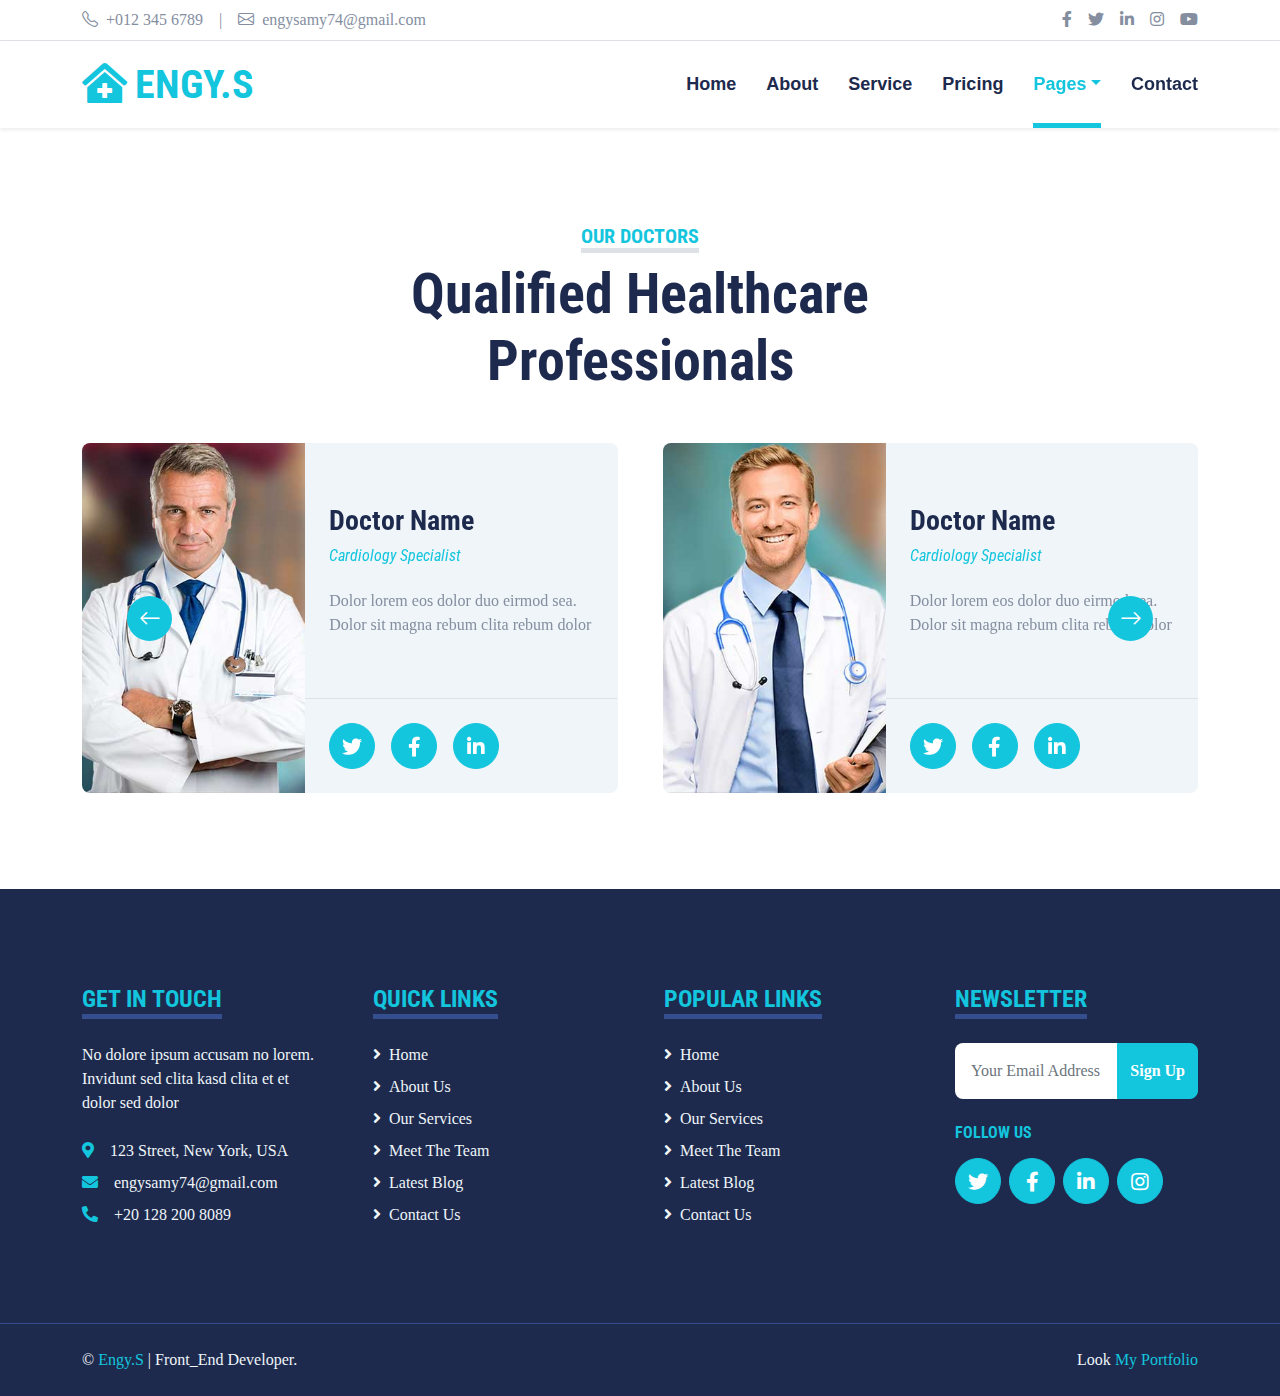
<file: team.html>
<!DOCTYPE html>
<html lang="en">

<head>
    <meta charset="utf-8">
    <title>Engy.S - Hospital Website Template</title>
    <meta content="width=device-width, initial-scale=1.0" name="viewport">
    <meta content="Free HTML Templates" name="keywords">
    <meta content="Free HTML Templates" name="description">

    <!-- Favicon -->
    <link href="img/icon.png" rel="icon">

    <!-- Google Web Fonts -->
    <link rel="preconnect" href="https://fonts.gstatic.com">
    <link href="https://fonts.googleapis.com/css2?family=Roboto+Condensed:wght@400;700&family=Roboto:wght@400;700&display=swap" rel="stylesheet">  

    <!-- Icon Font Stylesheet -->
    <link href="https://cdnjs.cloudflare.com/ajax/libs/font-awesome/5.15.0/css/all.min.css" rel="stylesheet">
    <link href="https://cdn.jsdelivr.net/npm/bootstrap-icons@1.4.1/font/bootstrap-icons.css" rel="stylesheet">

    <!-- Libraries Stylesheet -->
    <link href="lib/owlcarousel/assets/owl.carousel.min.css" rel="stylesheet">
    <link href="lib/tempusdominus/css/tempusdominus-bootstrap-4.min.css" rel="stylesheet" />

    <!-- Customized Bootstrap Stylesheet -->
    <link href="css/bootstrap.min.css" rel="stylesheet">

    <!-- Template Stylesheet -->
    <link href="css/style.css" rel="stylesheet">
</head>

<body>
    <!-- Topbar Start -->
    <div class="container-fluid py-2 border-bottom d-none d-lg-block">
        <div class="container">
            <div class="row">
                <div class="col-md-6 text-center text-lg-start mb-2 mb-lg-0">
                    <div class="d-inline-flex align-items-center">
                        <a class="text-decoration-none text-body pe-3" href=""><i class="bi bi-telephone me-2"></i>+012 345 6789</a>
                        <span class="text-body">|</span>
                        <a class="text-decoration-none text-body px-3" href=""><i class="bi bi-envelope me-2"></i>engysamy74@gmail.com</a>
                    </div>
                </div>
                <div class="col-md-6 text-center text-lg-end">
                    <div class="d-inline-flex align-items-center">
                        <a class="text-body px-2" href="">
                            <i class="fab fa-facebook-f"></i>
                        </a>
                        <a class="text-body px-2" href="">
                            <i class="fab fa-twitter"></i>
                        </a>
                        <a class="text-body px-2" href="">
                            <i class="fab fa-linkedin-in"></i>
                        </a>
                        <a class="text-body px-2" href="">
                            <i class="fab fa-instagram"></i>
                        </a>
                        <a class="text-body ps-2" href="">
                            <i class="fab fa-youtube"></i>
                        </a>
                    </div>
                </div>
            </div>
        </div>
    </div>
    <!-- Topbar End -->


    <!-- Navbar Start -->
    <div class="container-fluid sticky-top bg-white shadow-sm mb-5">
        <div class="container">
            <nav class="navbar navbar-expand-lg bg-white navbar-light py-3 py-lg-0">
                <a href="index.html" class="navbar-brand">
                    <h1 class="m-0 text-uppercase text-primary"><i class="fa fa-clinic-medical me-2"></i>Engy.S</h1>
                </a>
                <button class="navbar-toggler" type="button" data-bs-toggle="collapse" data-bs-target="#navbarCollapse">
                    <span class="navbar-toggler-icon"></span>
                </button>
                <div class="collapse navbar-collapse" id="navbarCollapse">
                    <div class="navbar-nav ms-auto py-0">
                        <a href="index.html" class="nav-item nav-link">Home</a>
                        <a href="about.html" class="nav-item nav-link">About</a>
                        <a href="service.html" class="nav-item nav-link">Service</a>
                        <a href="price.html" class="nav-item nav-link">Pricing</a>
                        <div class="nav-item dropdown">
                            <a href="#" class="nav-link dropdown-toggle active" data-bs-toggle="dropdown">Pages</a>
                            <div class="dropdown-menu m-0">
                                <a href="blog.html" class="dropdown-item">Blog Grid</a>
                                <a href="detail.html" class="dropdown-item">Blog Detail</a>
                                <a href="team.html" class="dropdown-item active">The Team</a>
                                <a href="testimonial.html" class="dropdown-item">Testimonial</a>
                                <a href="appointment.html" class="dropdown-item">Appointment</a>
                                <a href="search.html" class="dropdown-item">Search</a>
                            </div>
                        </div>
                        <a href="contact.html" class="nav-item nav-link">Contact</a>
                    </div>
                </div>
            </nav>
        </div>
    </div>
    <!-- Navbar End -->


    <!-- Team Start -->
    <div class="container-fluid py-5">
        <div class="container">
            <div class="text-center mx-auto mb-5" style="max-width: 500px;">
                <h5 class="d-inline-block text-primary text-uppercase border-bottom border-5">Our Doctors</h5>
                <h1 class="display-4">Qualified Healthcare Professionals</h1>
            </div>
            <div class="owl-carousel team-carousel position-relative">
                <div class="team-item">
                    <div class="row g-0 bg-light rounded overflow-hidden">
                        <div class="col-12 col-sm-5 h-100">
                            <img class="img-fluid h-100" src="img/team-1.jpg" style="object-fit: cover;">
                        </div>
                        <div class="col-12 col-sm-7 h-100 d-flex flex-column">
                            <div class="mt-auto p-4">
                                <h3>Doctor Name</h3>
                                <h6 class="fw-normal fst-italic text-primary mb-4">Cardiology Specialist</h6>
                                <p class="m-0">Dolor lorem eos dolor duo eirmod sea. Dolor sit magna rebum clita rebum dolor</p>
                            </div>
                            <div class="d-flex mt-auto border-top p-4">
                                <a class="btn btn-lg btn-primary btn-lg-square rounded-circle me-3" href="#"><i class="fab fa-twitter"></i></a>
                                <a class="btn btn-lg btn-primary btn-lg-square rounded-circle me-3" href="#"><i class="fab fa-facebook-f"></i></a>
                                <a class="btn btn-lg btn-primary btn-lg-square rounded-circle" href="#"><i class="fab fa-linkedin-in"></i></a>
                            </div>
                        </div>
                    </div>
                </div>
                <div class="team-item">
                    <div class="row g-0 bg-light rounded overflow-hidden">
                        <div class="col-12 col-sm-5 h-100">
                            <img class="img-fluid h-100" src="img/team-2.jpg" style="object-fit: cover;">
                        </div>
                        <div class="col-12 col-sm-7 h-100 d-flex flex-column">
                            <div class="mt-auto p-4">
                                <h3>Doctor Name</h3>
                                <h6 class="fw-normal fst-italic text-primary mb-4">Cardiology Specialist</h6>
                                <p class="m-0">Dolor lorem eos dolor duo eirmod sea. Dolor sit magna rebum clita rebum dolor</p>
                            </div>
                            <div class="d-flex mt-auto border-top p-4">
                                <a class="btn btn-lg btn-primary btn-lg-square rounded-circle me-3" href="#"><i class="fab fa-twitter"></i></a>
                                <a class="btn btn-lg btn-primary btn-lg-square rounded-circle me-3" href="#"><i class="fab fa-facebook-f"></i></a>
                                <a class="btn btn-lg btn-primary btn-lg-square rounded-circle" href="#"><i class="fab fa-linkedin-in"></i></a>
                            </div>
                        </div>
                    </div>
                </div>
                <div class="team-item">
                    <div class="row g-0 bg-light rounded overflow-hidden">
                        <div class="col-12 col-sm-5 h-100">
                            <img class="img-fluid h-100" src="img/team-3.jpg" style="object-fit: cover;">
                        </div>
                        <div class="col-12 col-sm-7 h-100 d-flex flex-column">
                            <div class="mt-auto p-4">
                                <h3>Doctor Name</h3>
                                <h6 class="fw-normal fst-italic text-primary mb-4">Cardiology Specialist</h6>
                                <p class="m-0">Dolor lorem eos dolor duo eirmod sea. Dolor sit magna rebum clita rebum dolor</p>
                            </div>
                            <div class="d-flex mt-auto border-top p-4">
                                <a class="btn btn-lg btn-primary btn-lg-square rounded-circle me-3" href="#"><i class="fab fa-twitter"></i></a>
                                <a class="btn btn-lg btn-primary btn-lg-square rounded-circle me-3" href="#"><i class="fab fa-facebook-f"></i></a>
                                <a class="btn btn-lg btn-primary btn-lg-square rounded-circle" href="#"><i class="fab fa-linkedin-in"></i></a>
                            </div>
                        </div>
                    </div>
                </div>
            </div>
        </div>
    </div>
    <!-- Team End -->


    <!-- Footer Start -->
    <div class="container-fluid bg-dark text-light mt-5 py-5">
        <div class="container py-5">
            <div class="row g-5">
                <div class="col-lg-3 col-md-6">
                    <h4 class="d-inline-block text-primary text-uppercase border-bottom border-5 border-secondary mb-4">Get In Touch</h4>
                    <p class="mb-4">No dolore ipsum accusam no lorem. Invidunt sed clita kasd clita et et dolor sed dolor</p>
                    <p class="mb-2"><i class="fa fa-map-marker-alt text-primary me-3"></i>123 Street, New York, USA</p>
                    <p class="mb-2"><i class="fa fa-envelope text-primary me-3"></i>engysamy74@gmail.com</p>
                    <p class="mb-0"><i class="fa fa-phone-alt text-primary me-3"></i>+20 128 200 8089</p>
                </div>
                <div class="col-lg-3 col-md-6">
                    <h4 class="d-inline-block text-primary text-uppercase border-bottom border-5 border-secondary mb-4">Quick Links</h4>
                    <div class="d-flex flex-column justify-content-start">
                        <a class="text-light mb-2" href="index.html"><i class="fa fa-angle-right me-2"></i>Home</a>
                        <a class="text-light mb-2" href="about.html"><i class="fa fa-angle-right me-2"></i>About Us</a>
                        <a class="text-light mb-2" href="service.html"><i class="fa fa-angle-right me-2"></i>Our Services</a>
                        <a class="text-light mb-2" href="#"><i class="fa fa-angle-right me-2"></i>Meet The Team</a>
                        <a class="text-light mb-2" href="blog.html"><i class="fa fa-angle-right me-2"></i>Latest Blog</a>
                        <a class="text-light" href="contact.html"><i class="fa fa-angle-right me-2"></i>Contact Us</a>
                    </div>
                </div>
                <div class="col-lg-3 col-md-6">
                    <h4 class="d-inline-block text-primary text-uppercase border-bottom border-5 border-secondary mb-4">Popular Links</h4>
                    <div class="d-flex flex-column justify-content-start">
                        <a class="text-light mb-2" href="index.html"><i class="fa fa-angle-right me-2"></i>Home</a>
                        <a class="text-light mb-2" href="about.html"><i class="fa fa-angle-right me-2"></i>About Us</a>
                        <a class="text-light mb-2" href="service.html"><i class="fa fa-angle-right me-2"></i>Our Services</a>
                        <a class="text-light mb-2" href="#"><i class="fa fa-angle-right me-2"></i>Meet The Team</a>
                        <a class="text-light mb-2" href="blog.html"><i class="fa fa-angle-right me-2"></i>Latest Blog</a>
                        <a class="text-light" href="contact.html"><i class="fa fa-angle-right me-2"></i>Contact Us</a>
                    </div>
                </div>
                <div class="col-lg-3 col-md-6">
                    <h4 class="d-inline-block text-primary text-uppercase border-bottom border-5 border-secondary mb-4">Newsletter</h4>
                    <form action="">
                        <div class="input-group">
                            <input type="text" class="form-control p-3 border-0" placeholder="Your Email Address">
                            <button class="btn btn-primary">Sign Up</button>
                        </div>
                    </form>
                    <h6 class="text-primary text-uppercase mt-4 mb-3">Follow Us</h6>
                    <div class="d-flex">
                        <a class="btn btn-lg btn-primary btn-lg-square rounded-circle me-2" href="#"><i class="fab fa-twitter"></i></a>
                        <a class="btn btn-lg btn-primary btn-lg-square rounded-circle me-2" href="#"><i class="fab fa-facebook-f"></i></a>
                        <a class="btn btn-lg btn-primary btn-lg-square rounded-circle me-2" href="#"><i class="fab fa-linkedin-in"></i></a>
                        <a class="btn btn-lg btn-primary btn-lg-square rounded-circle" href="#"><i class="fab fa-instagram"></i></a>
                    </div>
                </div>
            </div>
        </div>
    </div>
    <div class="container-fluid bg-dark text-light border-top border-secondary py-4">
        <div class="container">
            <div class="row g-5">
                <div class="col-md-6 text-center text-md-start">
                    <p class="mb-md-0">&copy; <a class="text-primary" href="#">Engy.S </a>| Front_End Developer.</p>
                </div>
                <div class="col-md-6 text-center text-md-end">
                    <p class="mb-0">Look <a class="text-primary" href="https://engysamyy.github.io/My-Portfolio/">My Portfolio</a></p>
                </div>
            </div>
        </div>
    </div>
    <!-- Footer End -->


    <!-- Back to Top -->
    <a href="#" class="btn btn-lg btn-primary btn-lg-square back-to-top"><i class="bi bi-arrow-up"></i></a>


    <!-- JavaScript Libraries -->
    <script src="https://code.jquery.com/jquery-3.4.1.min.js"></script>
    <script src="https://cdn.jsdelivr.net/npm/bootstrap@5.0.0/dist/js/bootstrap.bundle.min.js"></script>
    <script src="lib/easing/easing.min.js"></script>
    <script src="lib/waypoints/waypoints.min.js"></script>
    <script src="lib/owlcarousel/owl.carousel.min.js"></script>
    <script src="lib/tempusdominus/js/moment.min.js"></script>
    <script src="lib/tempusdominus/js/moment-timezone.min.js"></script>
    <script src="lib/tempusdominus/js/tempusdominus-bootstrap-4.min.js"></script>

    <!-- Template Javascript -->
    <script src="js/main.js"></script>
</body>

</html>
</file>
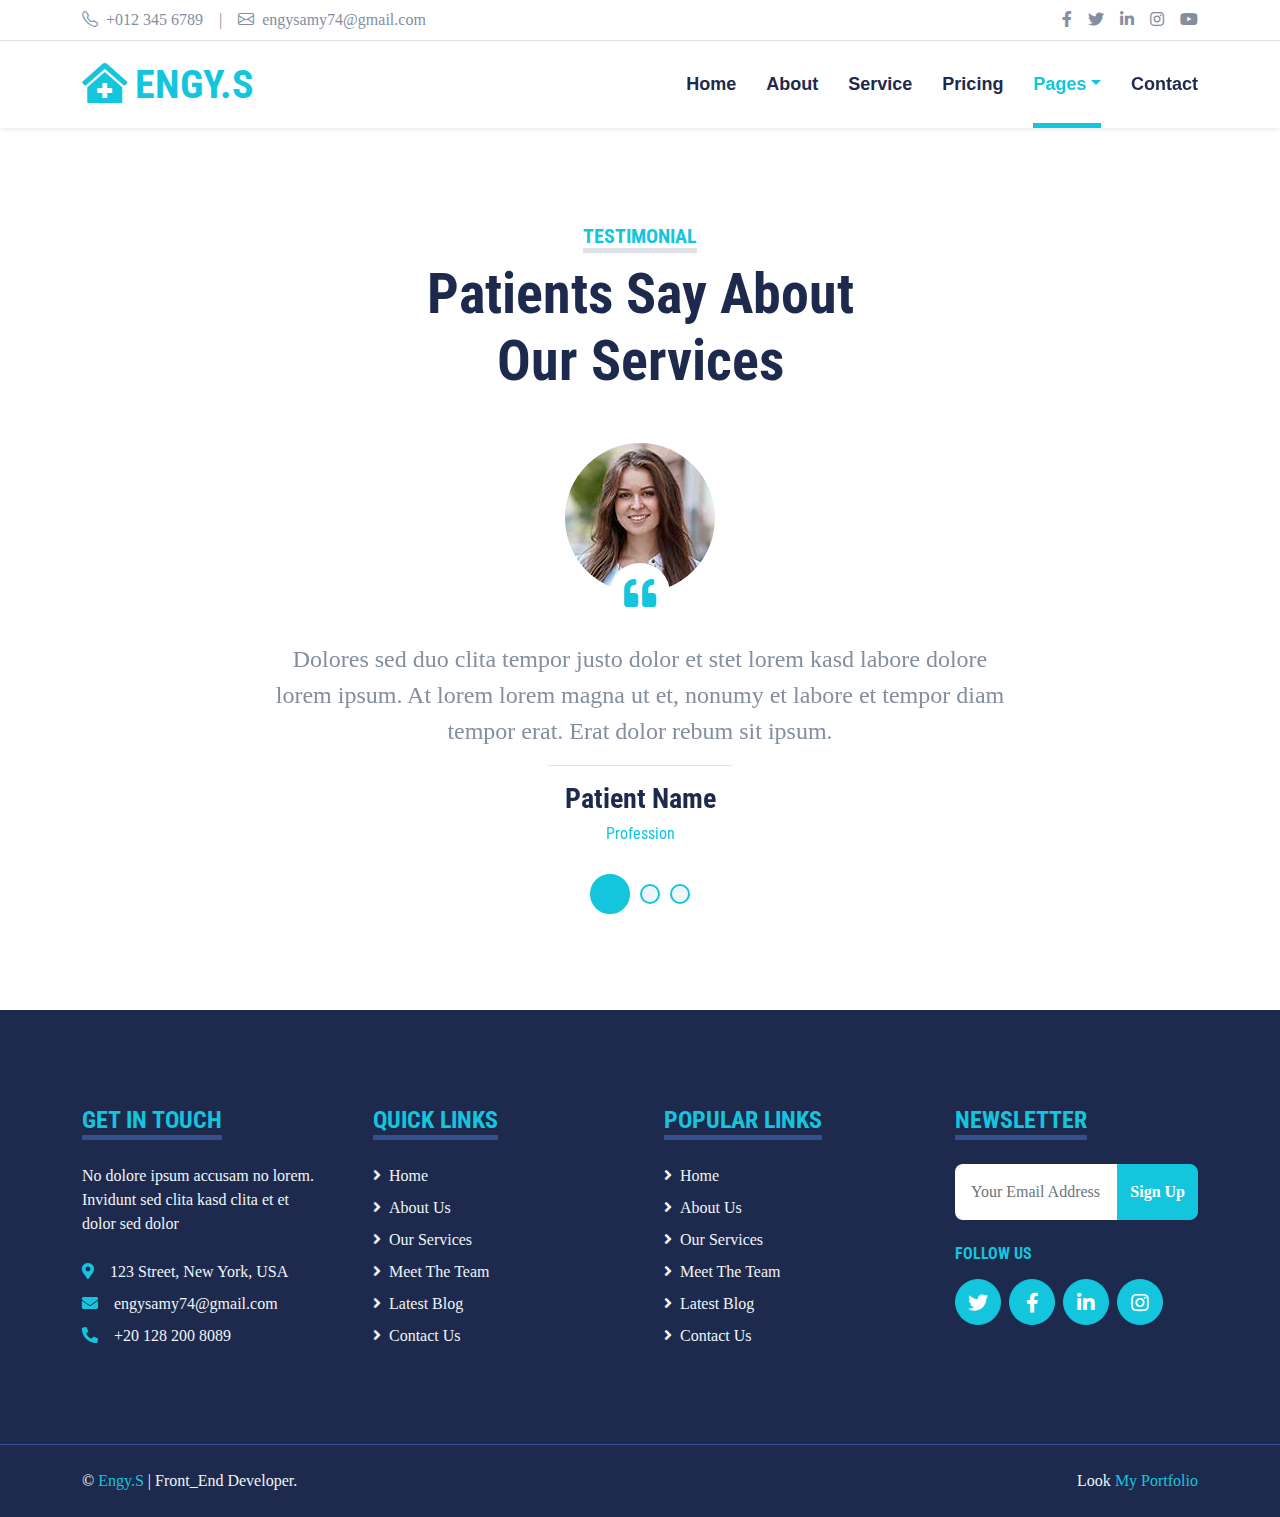
<file: testimonial.html>
<!DOCTYPE html>
<html lang="en">

<head>
    <meta charset="utf-8">
    <title>Engy.S - Hospital Website Template</title>
    <meta content="width=device-width, initial-scale=1.0" name="viewport">
    <meta content="Free HTML Templates" name="keywords">
    <meta content="Free HTML Templates" name="description">

    <!-- Favicon -->
    <link href="img/icon.png" rel="icon">

    <!-- Google Web Fonts -->
    <link rel="preconnect" href="https://fonts.gstatic.com">
    <link href="https://fonts.googleapis.com/css2?family=Roboto+Condensed:wght@400;700&family=Roboto:wght@400;700&display=swap" rel="stylesheet">  

    <!-- Icon Font Stylesheet -->
    <link href="https://cdnjs.cloudflare.com/ajax/libs/font-awesome/5.15.0/css/all.min.css" rel="stylesheet">
    <link href="https://cdn.jsdelivr.net/npm/bootstrap-icons@1.4.1/font/bootstrap-icons.css" rel="stylesheet">

    <!-- Libraries Stylesheet -->
    <link href="lib/owlcarousel/assets/owl.carousel.min.css" rel="stylesheet">
    <link href="lib/tempusdominus/css/tempusdominus-bootstrap-4.min.css" rel="stylesheet" />

    <!-- Customized Bootstrap Stylesheet -->
    <link href="css/bootstrap.min.css" rel="stylesheet">

    <!-- Template Stylesheet -->
    <link href="css/style.css" rel="stylesheet">
</head>

<body>
    <!-- Topbar Start -->
    <div class="container-fluid py-2 border-bottom d-none d-lg-block">
        <div class="container">
            <div class="row">
                <div class="col-md-6 text-center text-lg-start mb-2 mb-lg-0">
                    <div class="d-inline-flex align-items-center">
                        <a class="text-decoration-none text-body pe-3" href=""><i class="bi bi-telephone me-2"></i>+012 345 6789</a>
                        <span class="text-body">|</span>
                        <a class="text-decoration-none text-body px-3" href=""><i class="bi bi-envelope me-2"></i>engysamy74@gmail.com</a>
                    </div>
                </div>
                <div class="col-md-6 text-center text-lg-end">
                    <div class="d-inline-flex align-items-center">
                        <a class="text-body px-2" href="">
                            <i class="fab fa-facebook-f"></i>
                        </a>
                        <a class="text-body px-2" href="">
                            <i class="fab fa-twitter"></i>
                        </a>
                        <a class="text-body px-2" href="">
                            <i class="fab fa-linkedin-in"></i>
                        </a>
                        <a class="text-body px-2" href="">
                            <i class="fab fa-instagram"></i>
                        </a>
                        <a class="text-body ps-2" href="">
                            <i class="fab fa-youtube"></i>
                        </a>
                    </div>
                </div>
            </div>
        </div>
    </div>
    <!-- Topbar End -->


    <!-- Navbar Start -->
    <div class="container-fluid sticky-top bg-white shadow-sm mb-5">
        <div class="container">
            <nav class="navbar navbar-expand-lg bg-white navbar-light py-3 py-lg-0">
                <a href="index.html" class="navbar-brand">
                    <h1 class="m-0 text-uppercase text-primary"><i class="fa fa-clinic-medical me-2"></i>Engy.S</h1>
                </a>
                <button class="navbar-toggler" type="button" data-bs-toggle="collapse" data-bs-target="#navbarCollapse">
                    <span class="navbar-toggler-icon"></span>
                </button>
                <div class="collapse navbar-collapse" id="navbarCollapse">
                    <div class="navbar-nav ms-auto py-0">
                        <a href="index.html" class="nav-item nav-link">Home</a>
                        <a href="about.html" class="nav-item nav-link">About</a>
                        <a href="service.html" class="nav-item nav-link">Service</a>
                        <a href="price.html" class="nav-item nav-link">Pricing</a>
                        <div class="nav-item dropdown">
                            <a href="#" class="nav-link dropdown-toggle active" data-bs-toggle="dropdown">Pages</a>
                            <div class="dropdown-menu m-0">
                                <a href="blog.html" class="dropdown-item">Blog Grid</a>
                                <a href="detail.html" class="dropdown-item">Blog Detail</a>
                                <a href="team.html" class="dropdown-item">The Team</a>
                                <a href="testimonial.html" class="dropdown-item active">Testimonial</a>
                                <a href="appointment.html" class="dropdown-item">Appointment</a>
                                <a href="search.html" class="dropdown-item">Search</a>
                            </div>
                        </div>
                        <a href="contact.html" class="nav-item nav-link">Contact</a>
                    </div>
                </div>
            </nav>
        </div>
    </div>
    <!-- Navbar End -->


    <!-- Testimonial Start -->
    <div class="container-fluid py-5">
        <div class="container">
            <div class="text-center mx-auto mb-5" style="max-width: 500px;">
                <h5 class="d-inline-block text-primary text-uppercase border-bottom border-5">Testimonial</h5>
                <h1 class="display-4">Patients Say About Our Services</h1>
            </div>
            <div class="row justify-content-center">
                <div class="col-lg-8">
                    <div class="owl-carousel testimonial-carousel">
                        <div class="testimonial-item text-center">
                            <div class="position-relative mb-5">
                                <img class="img-fluid rounded-circle mx-auto" src="img/testimonial-1.jpg" alt="">
                                <div class="position-absolute top-100 start-50 translate-middle d-flex align-items-center justify-content-center bg-white rounded-circle" style="width: 60px; height: 60px;">
                                    <i class="fa fa-quote-left fa-2x text-primary"></i>
                                </div>
                            </div>
                            <p class="fs-4 fw-normal">Dolores sed duo clita tempor justo dolor et stet lorem kasd labore dolore lorem ipsum. At lorem lorem magna ut et, nonumy et labore et tempor diam tempor erat. Erat dolor rebum sit ipsum.</p>
                            <hr class="w-25 mx-auto">
                            <h3>Patient Name</h3>
                            <h6 class="fw-normal text-primary mb-3">Profession</h6>
                        </div>
                        <div class="testimonial-item text-center">
                            <div class="position-relative mb-5">
                                <img class="img-fluid rounded-circle mx-auto" src="img/testimonial-2.jpg" alt="">
                                <div class="position-absolute top-100 start-50 translate-middle d-flex align-items-center justify-content-center bg-white rounded-circle" style="width: 60px; height: 60px;">
                                    <i class="fa fa-quote-left fa-2x text-primary"></i>
                                </div>
                            </div>
                            <p class="fs-4 fw-normal">Dolores sed duo clita tempor justo dolor et stet lorem kasd labore dolore lorem ipsum. At lorem lorem magna ut et, nonumy et labore et tempor diam tempor erat. Erat dolor rebum sit ipsum.</p>
                            <hr class="w-25 mx-auto">
                            <h3>Patient Name</h3>
                            <h6 class="fw-normal text-primary mb-3">Profession</h6>
                        </div>
                        <div class="testimonial-item text-center">
                            <div class="position-relative mb-5">
                                <img class="img-fluid rounded-circle mx-auto" src="img/testimonial-3.jpg" alt="">
                                <div class="position-absolute top-100 start-50 translate-middle d-flex align-items-center justify-content-center bg-white rounded-circle" style="width: 60px; height: 60px;">
                                    <i class="fa fa-quote-left fa-2x text-primary"></i>
                                </div>
                            </div>
                            <p class="fs-4 fw-normal">Dolores sed duo clita tempor justo dolor et stet lorem kasd labore dolore lorem ipsum. At lorem lorem magna ut et, nonumy et labore et tempor diam tempor erat. Erat dolor rebum sit ipsum.</p>
                            <hr class="w-25 mx-auto">
                            <h3>Patient Name</h3>
                            <h6 class="fw-normal text-primary mb-3">Profession</h6>
                        </div>
                    </div>
                </div>
            </div>
        </div>
    </div>
    <!-- Testimonial End -->


    <!-- Footer Start -->
    <div class="container-fluid bg-dark text-light mt-5 py-5">
        <div class="container py-5">
            <div class="row g-5">
                <div class="col-lg-3 col-md-6">
                    <h4 class="d-inline-block text-primary text-uppercase border-bottom border-5 border-secondary mb-4">Get In Touch</h4>
                    <p class="mb-4">No dolore ipsum accusam no lorem. Invidunt sed clita kasd clita et et dolor sed dolor</p>
                    <p class="mb-2"><i class="fa fa-map-marker-alt text-primary me-3"></i>123 Street, New York, USA</p>
                    <p class="mb-2"><i class="fa fa-envelope text-primary me-3"></i>engysamy74@gmail.com</p>
                    <p class="mb-0"><i class="fa fa-phone-alt text-primary me-3"></i>+20 128 200 8089</p>
                </div>
                <div class="col-lg-3 col-md-6">
                    <h4 class="d-inline-block text-primary text-uppercase border-bottom border-5 border-secondary mb-4">Quick Links</h4>
                    <div class="d-flex flex-column justify-content-start">
                        <a class="text-light mb-2" href="index.html"><i class="fa fa-angle-right me-2"></i>Home</a>
                        <a class="text-light mb-2" href="about.html"><i class="fa fa-angle-right me-2"></i>About Us</a>
                        <a class="text-light mb-2" href="service.html"><i class="fa fa-angle-right me-2"></i>Our Services</a>
                        <a class="text-light mb-2" href="#"><i class="fa fa-angle-right me-2"></i>Meet The Team</a>
                        <a class="text-light mb-2" href="blog.html"><i class="fa fa-angle-right me-2"></i>Latest Blog</a>
                        <a class="text-light" href="contact.html"><i class="fa fa-angle-right me-2"></i>Contact Us</a>
                    </div>
                </div>
                <div class="col-lg-3 col-md-6">
                    <h4 class="d-inline-block text-primary text-uppercase border-bottom border-5 border-secondary mb-4">Popular Links</h4>
                    <div class="d-flex flex-column justify-content-start">
                        <a class="text-light mb-2" href="index.html"><i class="fa fa-angle-right me-2"></i>Home</a>
                        <a class="text-light mb-2" href="about.html"><i class="fa fa-angle-right me-2"></i>About Us</a>
                        <a class="text-light mb-2" href="service.html"><i class="fa fa-angle-right me-2"></i>Our Services</a>
                        <a class="text-light mb-2" href="#"><i class="fa fa-angle-right me-2"></i>Meet The Team</a>
                        <a class="text-light mb-2" href="blog.html"><i class="fa fa-angle-right me-2"></i>Latest Blog</a>
                        <a class="text-light" href="contact.html"><i class="fa fa-angle-right me-2"></i>Contact Us</a>
                    </div>
                </div>
                <div class="col-lg-3 col-md-6">
                    <h4 class="d-inline-block text-primary text-uppercase border-bottom border-5 border-secondary mb-4">Newsletter</h4>
                    <form action="">
                        <div class="input-group">
                            <input type="text" class="form-control p-3 border-0" placeholder="Your Email Address">
                            <button class="btn btn-primary">Sign Up</button>
                        </div>
                    </form>
                    <h6 class="text-primary text-uppercase mt-4 mb-3">Follow Us</h6>
                    <div class="d-flex">
                        <a class="btn btn-lg btn-primary btn-lg-square rounded-circle me-2" href="#"><i class="fab fa-twitter"></i></a>
                        <a class="btn btn-lg btn-primary btn-lg-square rounded-circle me-2" href="#"><i class="fab fa-facebook-f"></i></a>
                        <a class="btn btn-lg btn-primary btn-lg-square rounded-circle me-2" href="#"><i class="fab fa-linkedin-in"></i></a>
                        <a class="btn btn-lg btn-primary btn-lg-square rounded-circle" href="#"><i class="fab fa-instagram"></i></a>
                    </div>
                </div>
            </div>
        </div>
    </div>
    <div class="container-fluid bg-dark text-light border-top border-secondary py-4">
        <div class="container">
            <div class="row g-5">
                <div class="col-md-6 text-center text-md-start">
                    <p class="mb-md-0">&copy; <a class="text-primary" href="#">Engy.S </a>| Front_End Developer.</p>
                </div>
                <div class="col-md-6 text-center text-md-end">
                    <p class="mb-0">Look <a class="text-primary" href="https://engysamyy.github.io/My-Portfolio/">My Portfolio</a></p>
                </div>
            </div>
        </div>
    </div>
    <!-- Footer End -->


    <!-- Back to Top -->
    <a href="#" class="btn btn-lg btn-primary btn-lg-square back-to-top"><i class="bi bi-arrow-up"></i></a>


    <!-- JavaScript Libraries -->
    <script src="https://code.jquery.com/jquery-3.4.1.min.js"></script>
    <script src="https://cdn.jsdelivr.net/npm/bootstrap@5.0.0/dist/js/bootstrap.bundle.min.js"></script>
    <script src="lib/easing/easing.min.js"></script>
    <script src="lib/waypoints/waypoints.min.js"></script>
    <script src="lib/owlcarousel/owl.carousel.min.js"></script>
    <script src="lib/tempusdominus/js/moment.min.js"></script>
    <script src="lib/tempusdominus/js/moment-timezone.min.js"></script>
    <script src="lib/tempusdominus/js/tempusdominus-bootstrap-4.min.js"></script>

    <!-- Template Javascript -->
    <script src="js/main.js"></script>
</body>

</html>
</file>
<file: css/style.css>
/********** Template CSS **********/
:root {
    --primary: #13C5DD;
    --secondary: #354F8E;
    --light: #EFF5F9;
    --dark: #1D2A4D;
}

.btn {
    font-weight: 700;
    transition: .5s;
}

.btn:hover {
    -webkit-box-shadow: 0 8px 6px -6px #555555;
    -moz-box-shadow: 0 8px 6px -6px #555555;
    box-shadow: 0 8px 6px -6px #555555;
}

.btn-primary {
    color: #FFFFFF;
}

.btn-square {
    width: 36px;
    height: 36px;
}

.btn-sm-square {
    width: 28px;
    height: 28px;
}

.btn-lg-square {
    width: 46px;
    height: 46px;
}

.btn-square,
.btn-sm-square,
.btn-lg-square {
    padding-left: 0;
    padding-right: 0;
    text-align: center;
}

.navbar-toggler:focus {
    text-decoration: none;
    outline: 0;
    box-shadow: none;
}

.back-to-top {
    position: fixed;
    display: none;
    right: 30px;
    bottom: 0;
    border-radius: 50% 50% 0 0;
    z-index: 99;
}

.navbar-light .navbar-nav .nav-link {
    font-family: 'Jost', sans-serif;
    position: relative;
    margin-left: 30px;
    padding: 30px 0;
    font-size: 18px;
    font-weight: 700;
    color: var(--dark);
    outline: none;
    transition: .5s;
}

.navbar-light .navbar-nav .nav-link:hover,
.navbar-light .navbar-nav .nav-link.active {
    color: var(--primary);
}

@media (min-width: 992px) {
    .navbar-light .navbar-nav .nav-link::before {
        position: absolute;
        content: "";
        width: 0;
        height: 5px;
        bottom: 0;
        left: 50%;
        background: var(--primary);
        transition: .5s;
    }

    .navbar-light .navbar-nav .nav-link:hover::before,
    .navbar-light .navbar-nav .nav-link.active::before {
        width: 100%;
        left: 0;
    }
}

@media (max-width: 991.98px) {
    .navbar-light .navbar-nav .nav-link  {
        margin-left: 0;
        padding: 10px 0;
    }
}

.hero-header {
    background: url(../img/hero.jpg) top right no-repeat;
    background-size: cover;
}

.service-item {
    position: relative;
    height: 350px;
    padding: 0 30px;
    transition: .5s;
}

.service-item .service-icon {
    width: 150px;
    height: 100px;
    display: flex;
    align-items: center;
    justify-content: center;
    background: var(--primary);
    border-radius: 50%;
    transform: rotate(-14deg);
}

.service-item .service-icon i {
    transform: rotate(15deg);
}

.service-item a.btn {
    position: absolute;
    width: 60px;
    bottom: -48px;
    left: 50%;
    margin-left: -30px;
    opacity: 0;
}

.service-item:hover a.btn {
    bottom: -24px;
    opacity: 1;
}

.price-carousel::after {
    position: absolute;
    content: "";
    width: 100%;
    height: 50%;
    bottom: 0;
    left: 0;
    background: var(--primary);
    border-radius: 8px 8px 50% 50%;
    z-index: -1;
}

.price-carousel .owl-nav {
    margin-top: 35px;
    width: 100%;
    text-align: center;
    display: flex;
    justify-content: center;
}

.price-carousel .owl-nav .owl-prev,
.price-carousel .owl-nav .owl-next{
    position: relative;
    margin: 0 5px;
    width: 45px;
    height: 45px;
    display: flex;
    align-items: center;
    justify-content: center;
    color: var(--primary);
    background: #FFFFFF;
    font-size: 22px;
    border-radius: 45px;
    transition: .5s;
}

.price-carousel .owl-nav .owl-prev:hover,
.price-carousel .owl-nav .owl-next:hover {
    color: var(--dark);
}

@media (min-width: 576px) {
    .team-item .row {
        height: 350px;
    }
}

/* Mobiles */
@media screen and (max-width: 477px) {
    .text-white {
        color: #000 !important;
    }

    .appointment_btn {
        border: 1px solid #000;
        color:#000;
    }

    .navbar-toggler:focus {
    text-decoration: none;
    outline: 0;
    box-shadow: none;
    }
}

.team-carousel .owl-nav {
    position: absolute;
    padding: 0 45px;
    width: 100%;
    height: 45px;
    top: calc(50% - 22.5px);
    left: 0;
    display: flex;
    justify-content: space-between;
}

.team-carousel .owl-nav .owl-prev,
.team-carousel .owl-nav .owl-next {
    position: relative;
    width: 45px;
    height: 45px;
    display: flex;
    align-items: center;
    justify-content: center;
    color: #FFFFFF;
    background: var(--primary);
    border-radius: 45px;
    font-size: 22px;
    transition: .5s;
}

.team-carousel .owl-nav .owl-prev:hover,
.team-carousel .owl-nav .owl-next:hover {
    background: var(--dark);
}

.testimonial-carousel .owl-dots {
    margin-top: 15px;
    display: flex;
    align-items: center;
    justify-content: center;
}

.testimonial-carousel .owl-dot {
    position: relative;
    display: inline-block;
    margin: 0 5px;
    width: 20px;
    height: 20px;
    background: var(--light);
    border: 2px solid var(--primary);
    border-radius: 20px;
    transition: .5s;
}

.testimonial-carousel .owl-dot.active {
    width: 40px;
    height: 40px;
    background: var(--primary);
}

.testimonial-carousel .owl-item img {
    width: 150px;
    height: 150px;
}
</file>
